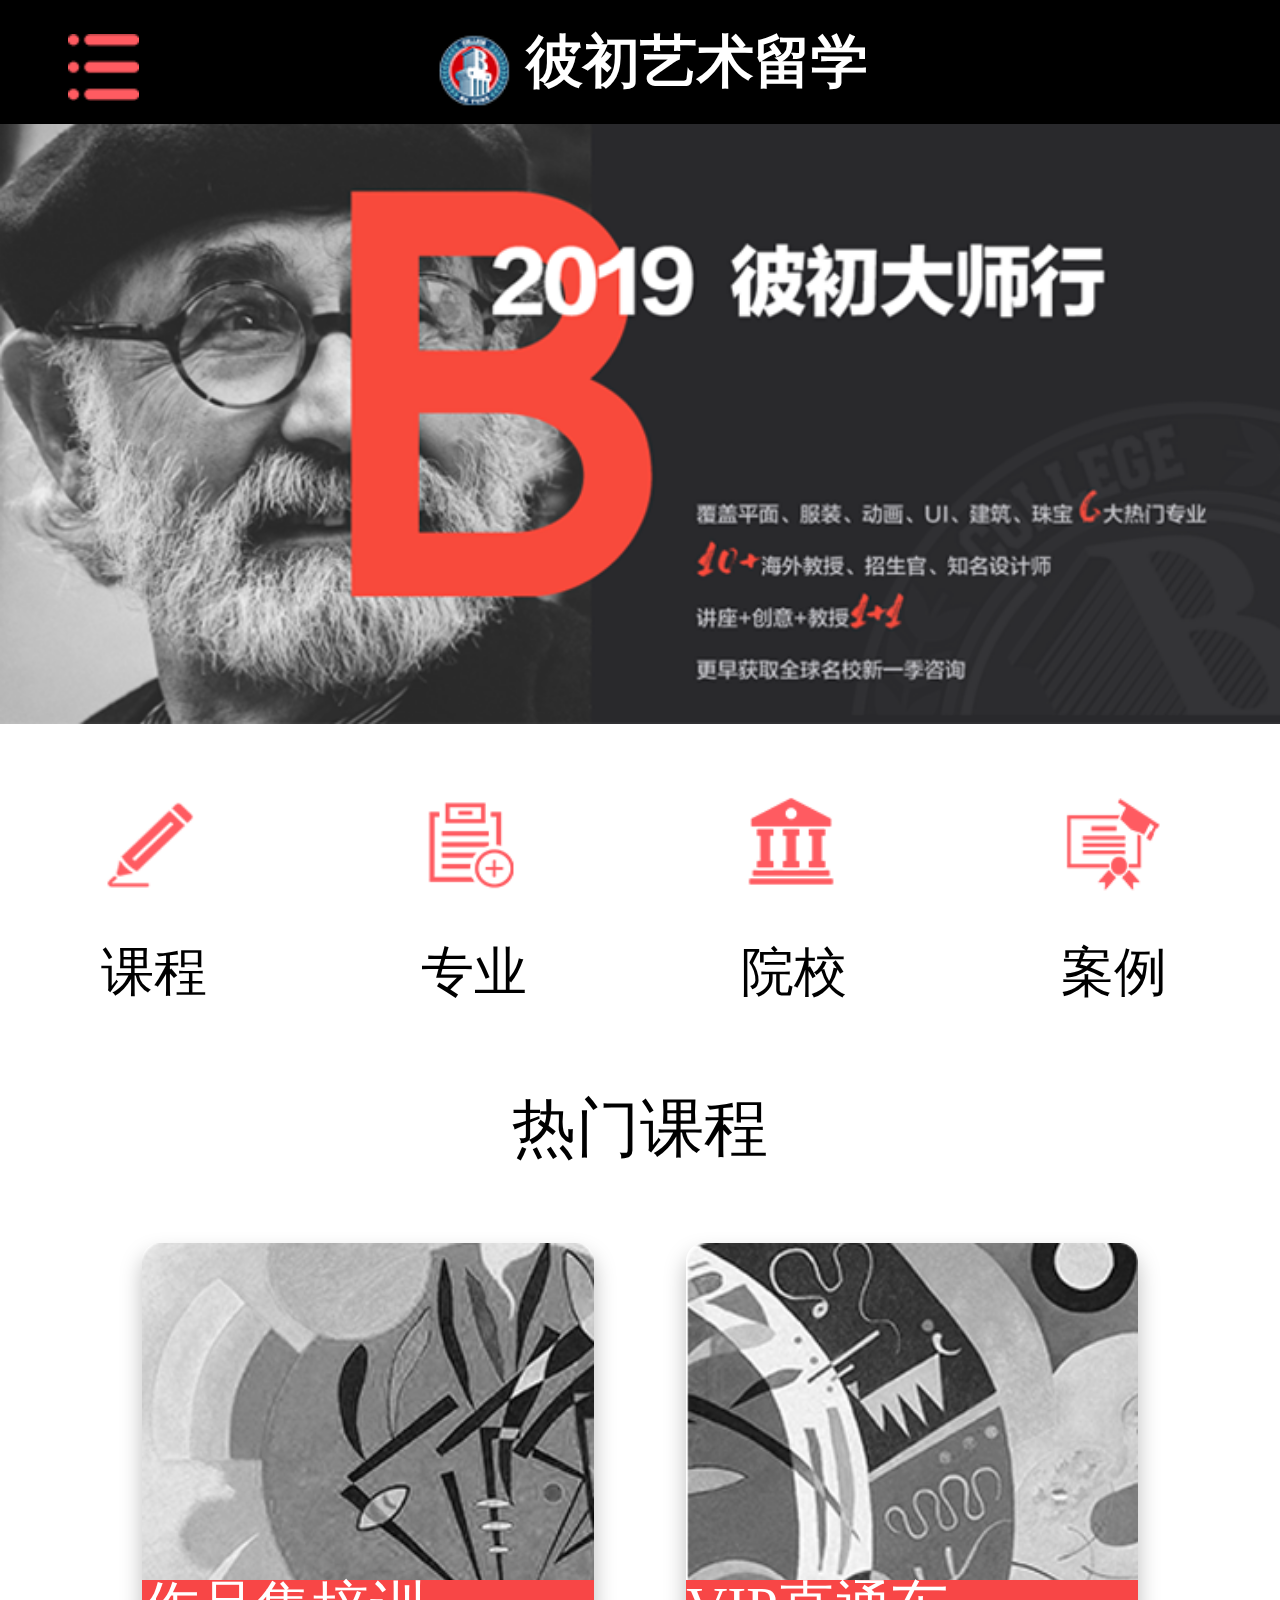
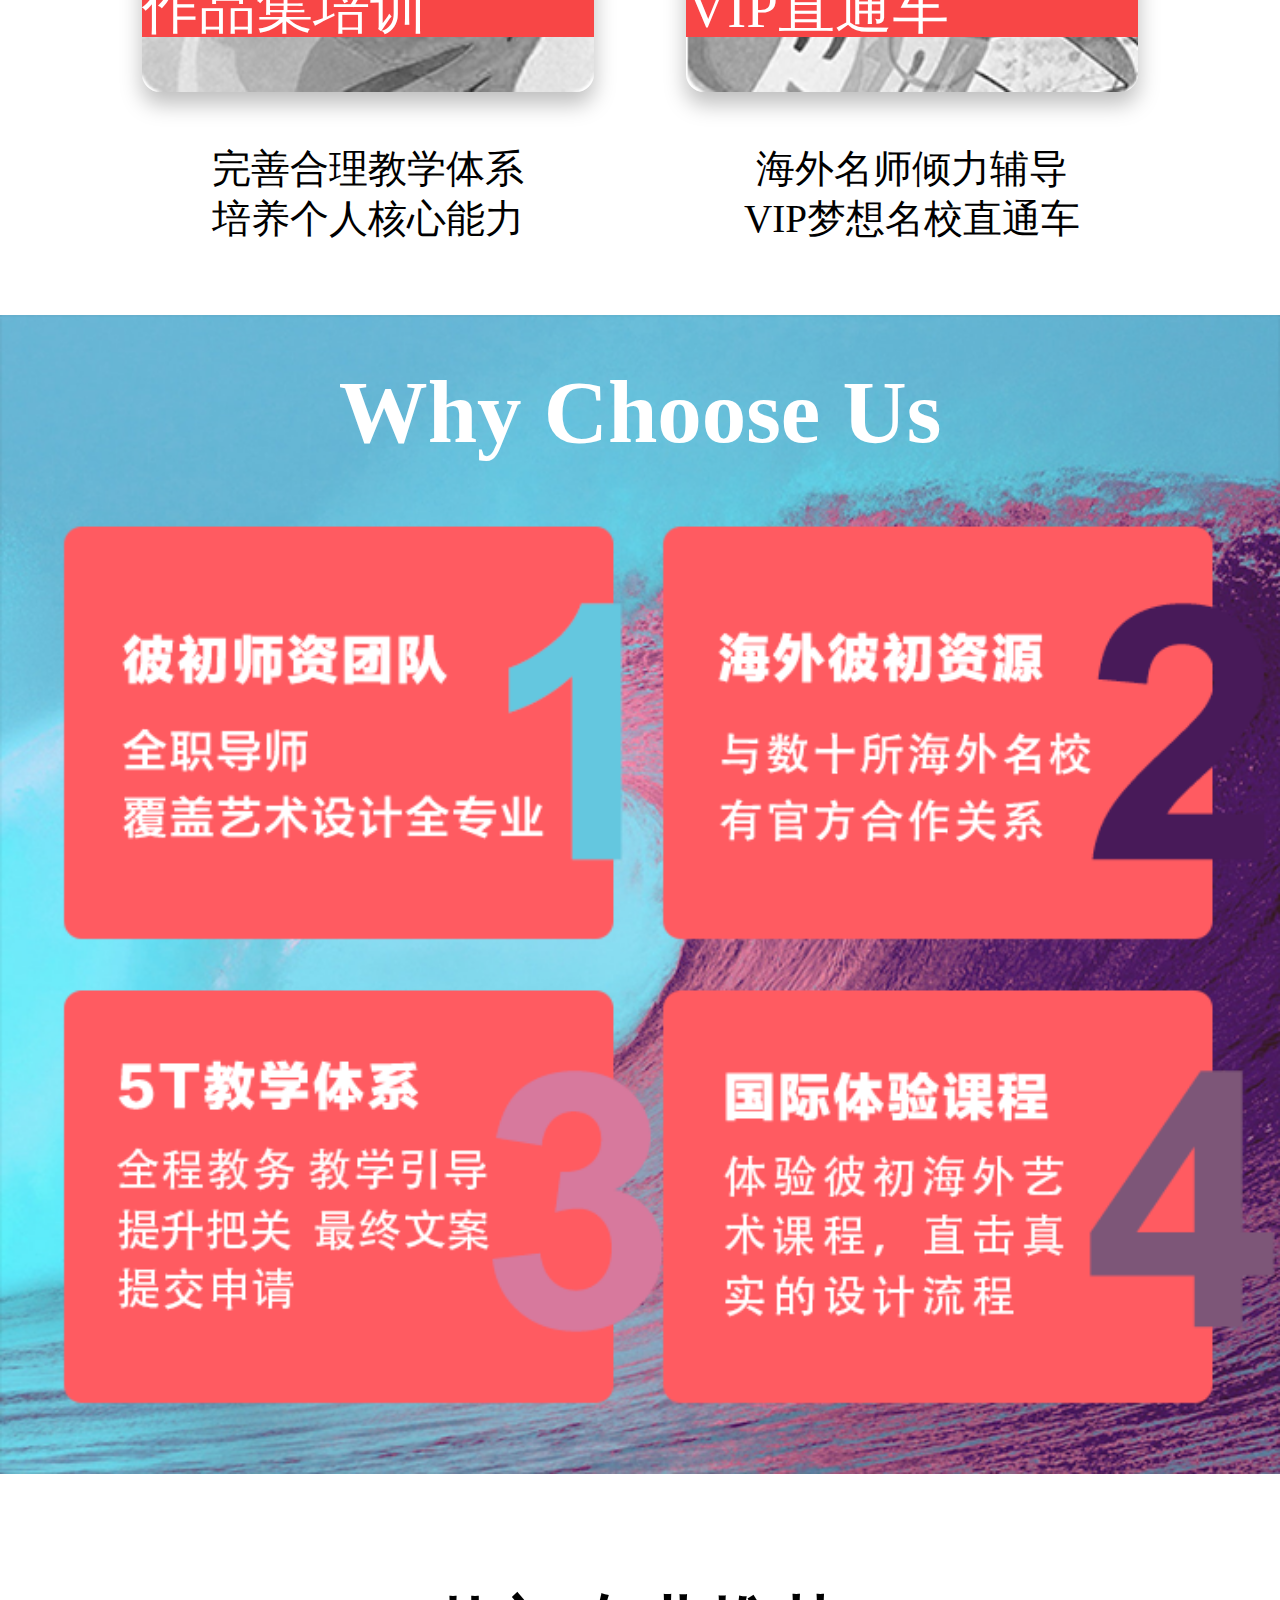
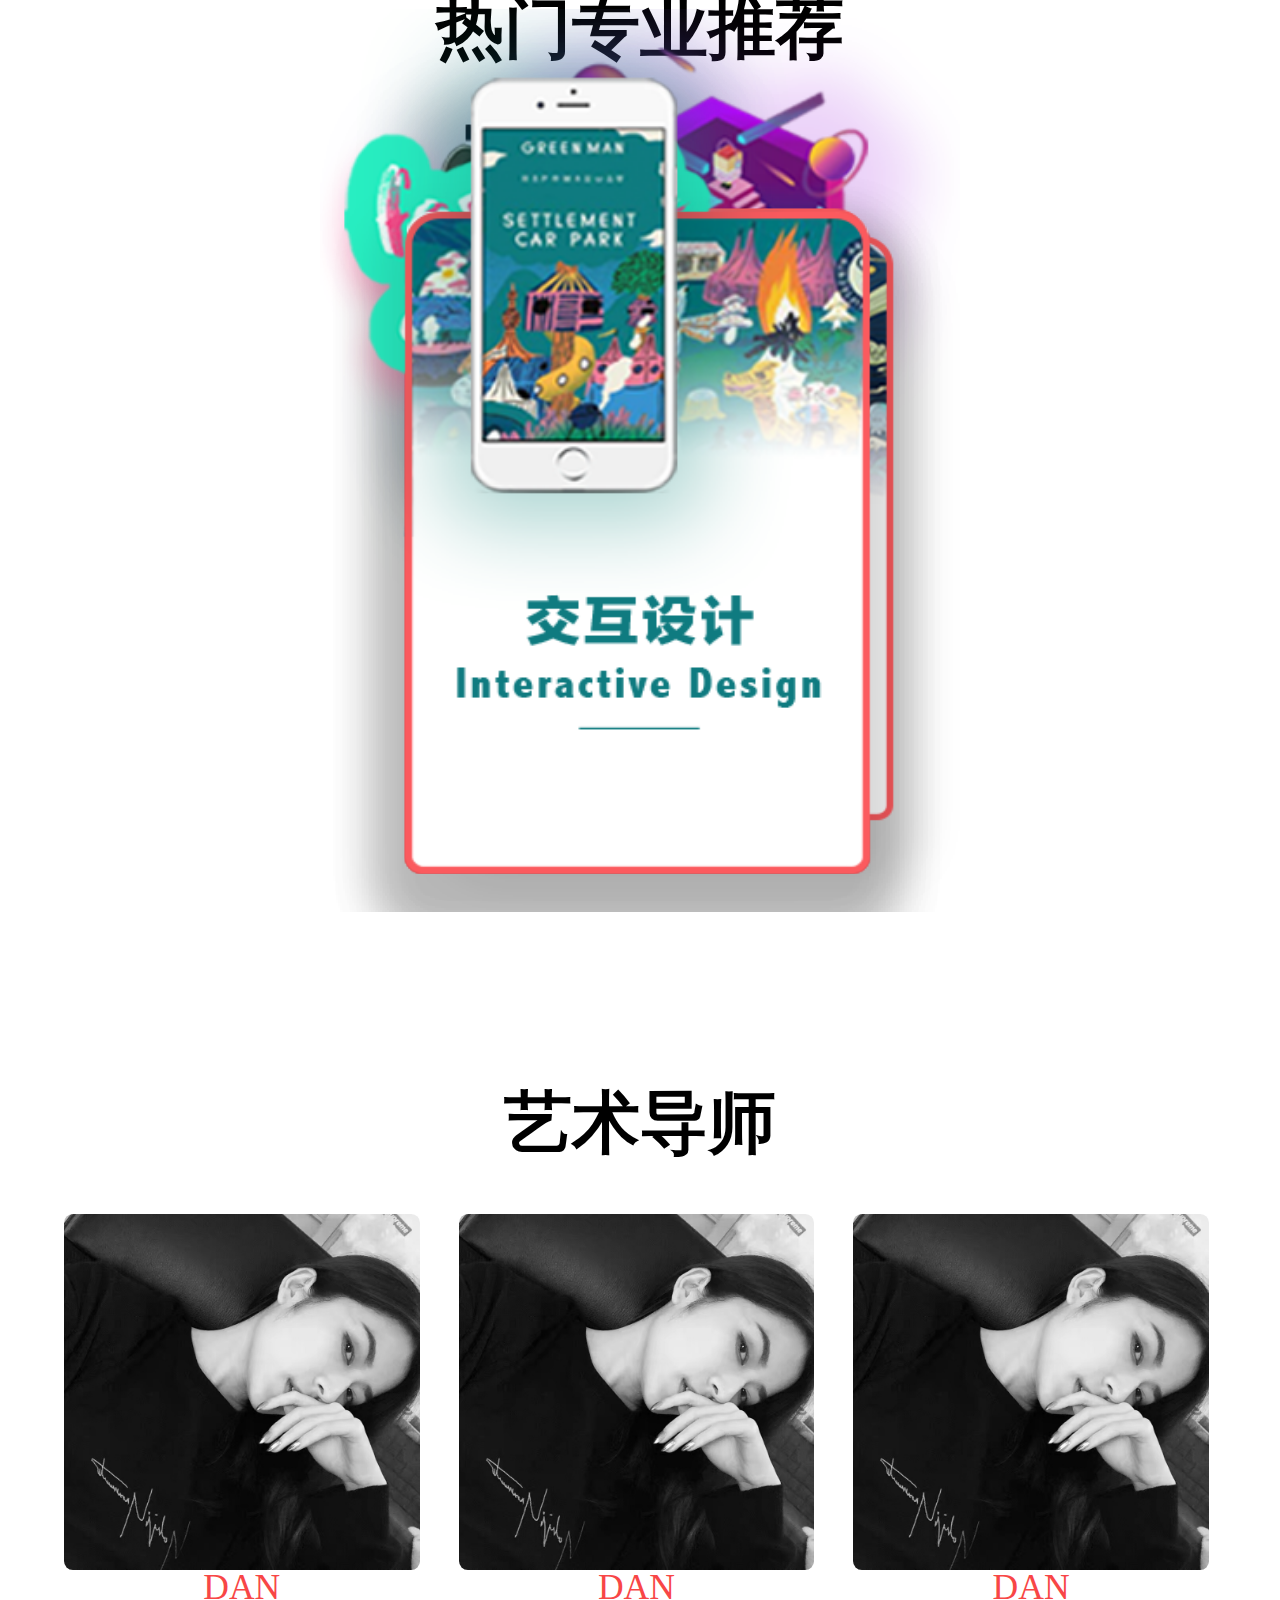
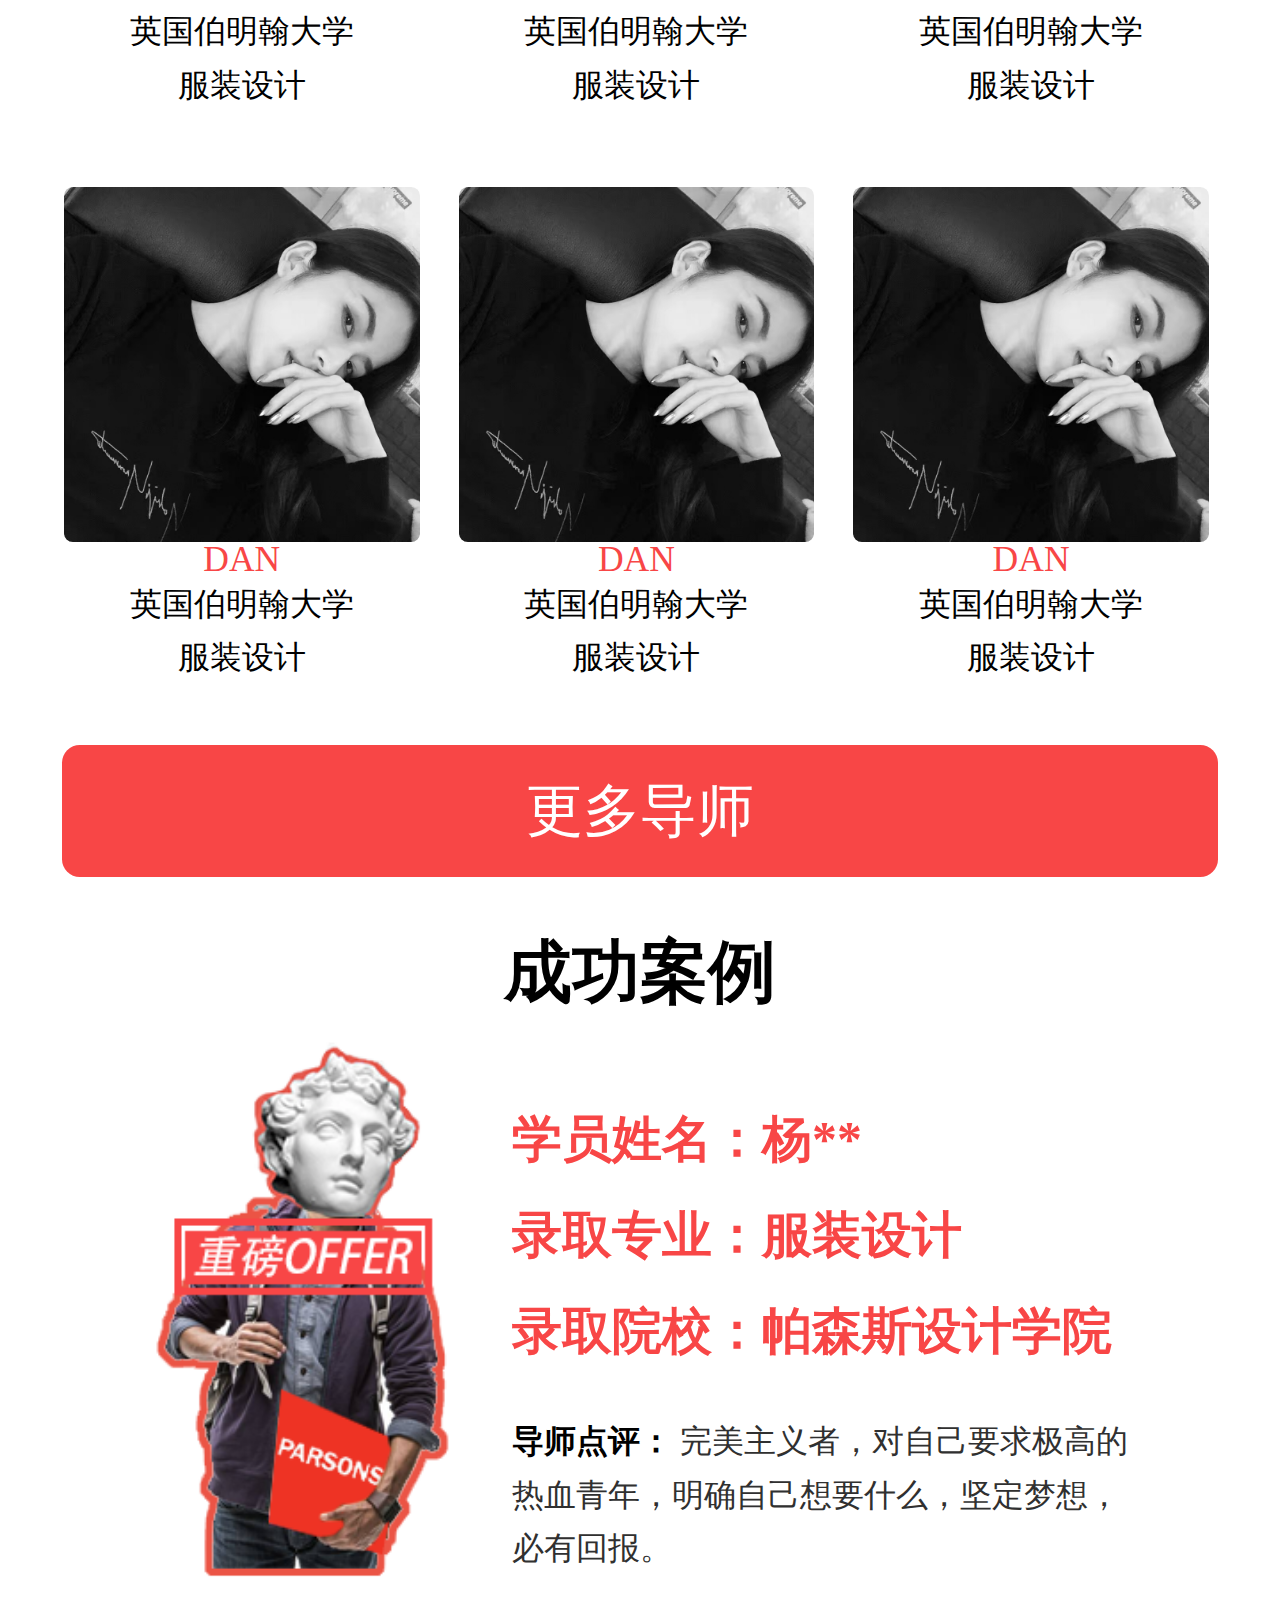
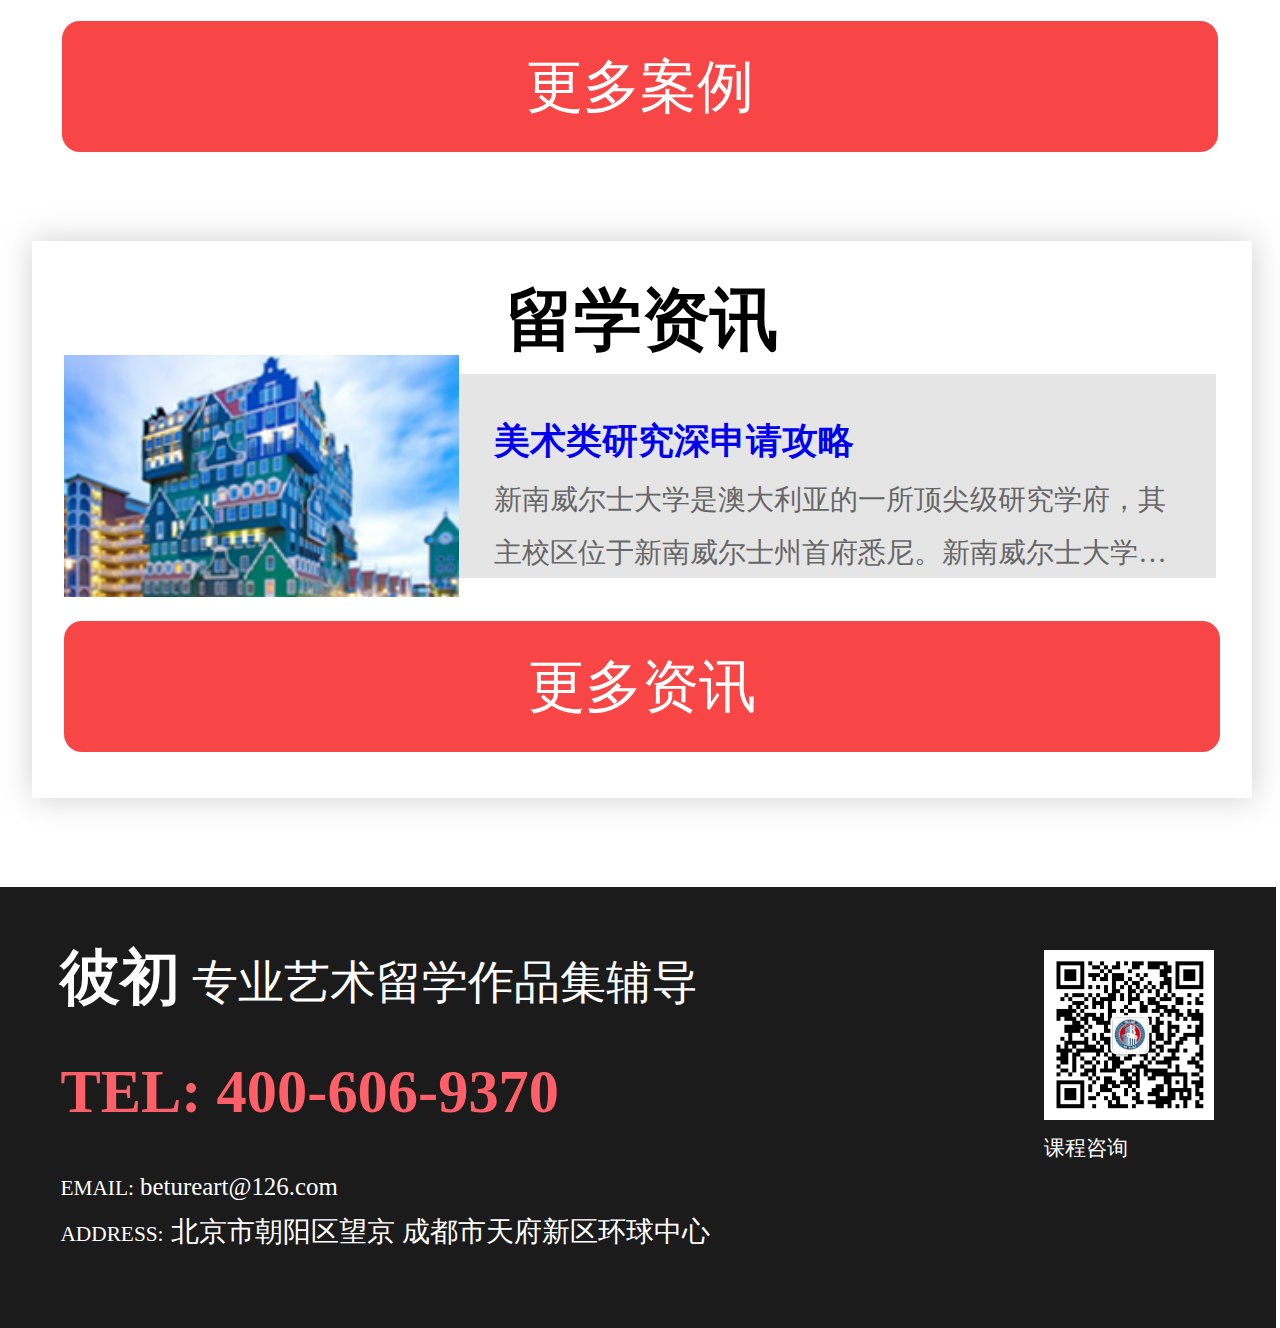
<file: beture/index.html>
<!--
1.怎么让顶部占位置
2.为什么课程和上面的图片相差这么大，要怎么调

-->

<!DOCTYPE html>
<html lang="en">
<head>
    <meta charset="UTF-8">
    <title>彼初艺术留学</title>
    <meta name="viewport" content="width=device-width,initial-scale=1.0,user-scalable=no">
    <link rel="stylesheet" href="static/css/base.css">
    <link rel="stylesheet" href="static/css/style.css">
    <link rel="stylesheet" href="static/css/reset.css">
<!-- <link rel="stylesheet" href="static/venders/bootstrap/css/bootstrap.css">-->
    <script src="static/js/zepto.js"></script>
    <script src="static/js/touch.js"></script>
    <script src="static/js/fx.js"></script>
    <script src="static/js/fx_methods.js"></script>
<!--  <script src="static/venders/bootstrap/js/bootstrap.js"></script>-->

</head>
<body>
<div class="contain">
<!--顶部-->
<header class="head clearfix">
        <span></span>
        <a href="#">
            <i></i>
            <b>彼初艺术留学</b>
        </a>
</header>
    <!--下拉部分-->
    <div class="tap_list" style="display: none">
        <div class="taps active"><a href="#"></a><i></i>首页</div>
        <div class="taps"><a href="undergraduate.html"></a><i></i>本科作品集</div>
        <div class="taps"><a href="undergraduate.html"></a><i></i>研究生作品集</div>
        <div class="taps"><a href="vipzhitongche.html"></a><i></i>VIP直通车</div>
        <div class="taps"><a href="academy.html"></a><i></i>艺术院校</div>
        <div class="taps"><a href="#"></a><i></i>艺术专业</div>
        <div class="taps"><a href="#"></a><i></i>艺术导师</div>
        <div class="taps"><a href="#"></a><i></i>成功案例</div>
        <div class="taps"><a href="#"></a><i></i>彼初工坊</div>
        <div class="taps"><a href="#"></a><i></i>艺术资讯</div>
    </div>
<!--banner-->
<div class="banner">
    <div class="banner-inn">
        <div class="banner-img"><img src="static/uploads/image/bannerimg_02.png"></div>
    </div>
</div>
<!--nav-->
    <div class="nav">
        <ul>
            <li><a href="#">
                <div><img src="static/image/kecheng.png"></div>
            </a>
                <span>课程</span></li>
            <li><a href="#">
                <div><img src="static/image/zhuanye.png"></div>
            </a>
                <span>专业</span></li>
            <li><a href="#">
                <div><img src="static/image/yuanxiao.png"></div>
            </a>
                <span>院校</span>
            </li>
            <li><a href="#">
                <div><img src="static/image/anli.png"></div>

            </a>
                <span>案例</span>
            </li>
        </ul>

    </div>
    <!--热门课程-->
    <div class="hotcourse"><!--要给这个高度-->
        <h3>热门课程</h3>
        <div class="clearfix">
        <p>
        <a href="#"><img src="static/uploads/image/zy_03.png"></a>
        <span class="imgtitl">作品集培训</span>
        <span class="explain">完善合理教学体系</span>
        <span class="explain">培养个人核心能力</span>
        </p>
            <p>
                <a href="#"><img src="static/uploads/image/zy2_03.png"></a>
                <span class="imgtitl">VIP直通车</span>
                <span class="explain">海外名师倾力辅导</span>
                <span class="explain">VIP梦想名校直通车</span>
            </p>
        </div>
    </div>
    <!--Why choose us-->
    <div class="choose">
        <h5>Why Choose Us</h5>
        <img src="static/uploads/image/four-2.png">
    </div>
    <!--热门专业-->
    <div class="hotmajor">
        <h2>热门专业推荐</h2>
        <ul class="whirl">
            <li><a href="#"><img src="static/uploads/image/1-1.png"></a></li>
            <li><a href="#"><img src="static/uploads/image/1-2.png"></a></li>
            <li><a href="#"><img src="static/uploads/image/1-3.png"></a></li>
            <li><a href="#"><img src="static/uploads/image/1-4.png"></a></li>
            <li><a href="#"><img src="static/uploads/image/1-5.png"></a></li>

        </ul>
    </div>
    <!--艺术导师-->
    <div class="artteacher">
        <h3>艺术导师</h3>
        <div class="tutor">
            <p>
                <img src="static/uploads/image/comimg1.png">
                <span class="imgtit">DAN</span>
                <span class="btmtit">英国伯明翰大学</span>
                <span  class="btmtit">服装设计</span>
            </p>
            <p>
                <img src="static/uploads/image/comimg1.png">
                <span class="imgtit">DAN</span>
                <span class="btmtit">英国伯明翰大学</span>
                <span  class="btmtit">服装设计</span>
            </p>
            <p>
                <img src="static/uploads/image/comimg1.png">
                <span class="imgtit">DAN</span>
                <span class="btmtit">英国伯明翰大学</span>
                <span  class="btmtit">服装设计</span>
            </p>
        </div>
        <div class="tutor">
            <p>
                <img src="static/uploads/image/comimg1.png">
                <span class="imgtit">DAN</span>
                <span class="btmtit">英国伯明翰大学</span>
                <span  class="btmtit">服装设计</span>
            </p>
            <p>
                <img src="static/uploads/image/comimg1.png">
                <span class="imgtit">DAN</span>
                <span class="btmtit">英国伯明翰大学</span>
                <span  class="btmtit">服装设计</span>
            </p>
            <p>
                <img src="static/uploads/image/comimg1.png">
                <span class="imgtit">DAN</span>
                <span class="btmtit">英国伯明翰大学</span>
                <span  class="btmtit">服装设计</span>
            </p>
        </div>
        <a href="#">
            <button class="more">更多导师</button>
        </a>
    </div>
    <!--成功案例-->
    <div class="success clearfix">
        <h3>成功案例</h3>
        <div class="success-left">
            <img src="static/uploads/image/man.png">
        </div>
        <div class="success-right">
            <p>学员姓名：杨**</p>
            <p>录取专业：服装设计</p>
            <p>录取院校：帕森斯设计学院</p>
            <p>
                <span>导师点评：</span>
                完美主义者，对自己要求极高的热血青年，明确自己想要什么，坚定梦想，必有回报。
            </p>
        </div>
        <a href="#">
            <button class="more">更多案例</button>
        </a>

    </div>
    <!--留学资讯-->
    <div class="message">
        <h3>留学资讯</h3>
        <div>
            <img src="static/uploads/image/liuxue1.png">
            <dl class="clearfix">
                <dt>
                    <a href="#">美术类研究深申请攻略</a>
                </dt>
                <dd>
                    新南威尔士大学是澳大利亚的一所顶尖级研究学府，其主校区位于新南威尔士州首府悉尼。新南威尔士大学的服装设计专业深受艺术留学生的欢迎，是一门热门专业。
                </dd>
            </dl>
        </div>
        <a href="#" class="btn">
            <button class="more">更多资讯</button>
        </a>
    </div>
    <!--底部-->
    <div class="foot">
        <p class="foot_tit">
            <span>彼初</span>
            专业艺术留学作品集辅导
        </p>
        <p class="foot_tel">
            <span>TEL:</span>
            400-606-9370
        </p>
        <p class="foot_email">
            <span>EMAIL:</span>
            betureart@126.com
        </p>
        <p class="foot_add">
            <span>address:</span>
            北京市朝阳区望京
            成都市天府新区环球中心
        </p>
        <div>
            <img src="static/uploads/image/wxkf.jpg">
            <span>课程咨询</span>
        </div>
    </div>
</div>
<script src="static/js/comm.js"></script>
<script src="static/js/index.js"></script>


<script>
    window.onload=function () {
        vw();
    }
</script>
</body>
</html>
</file>
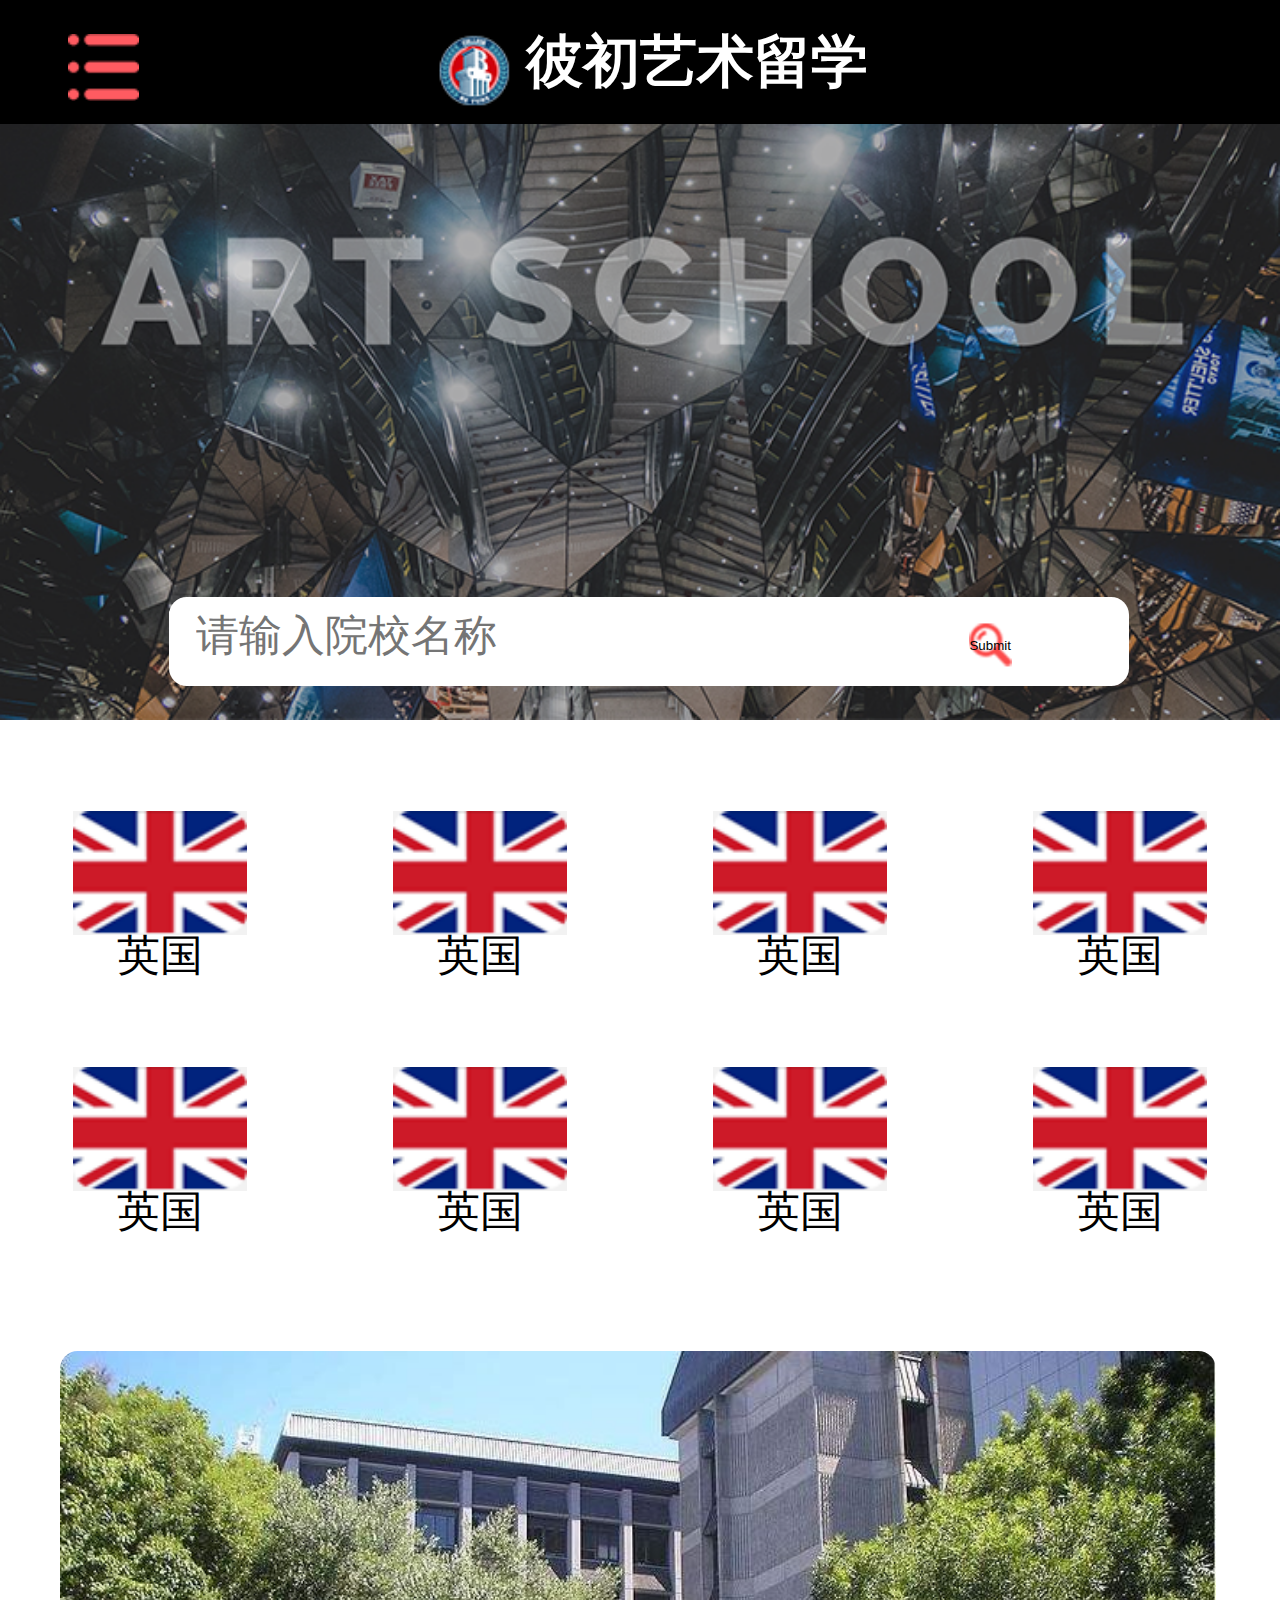
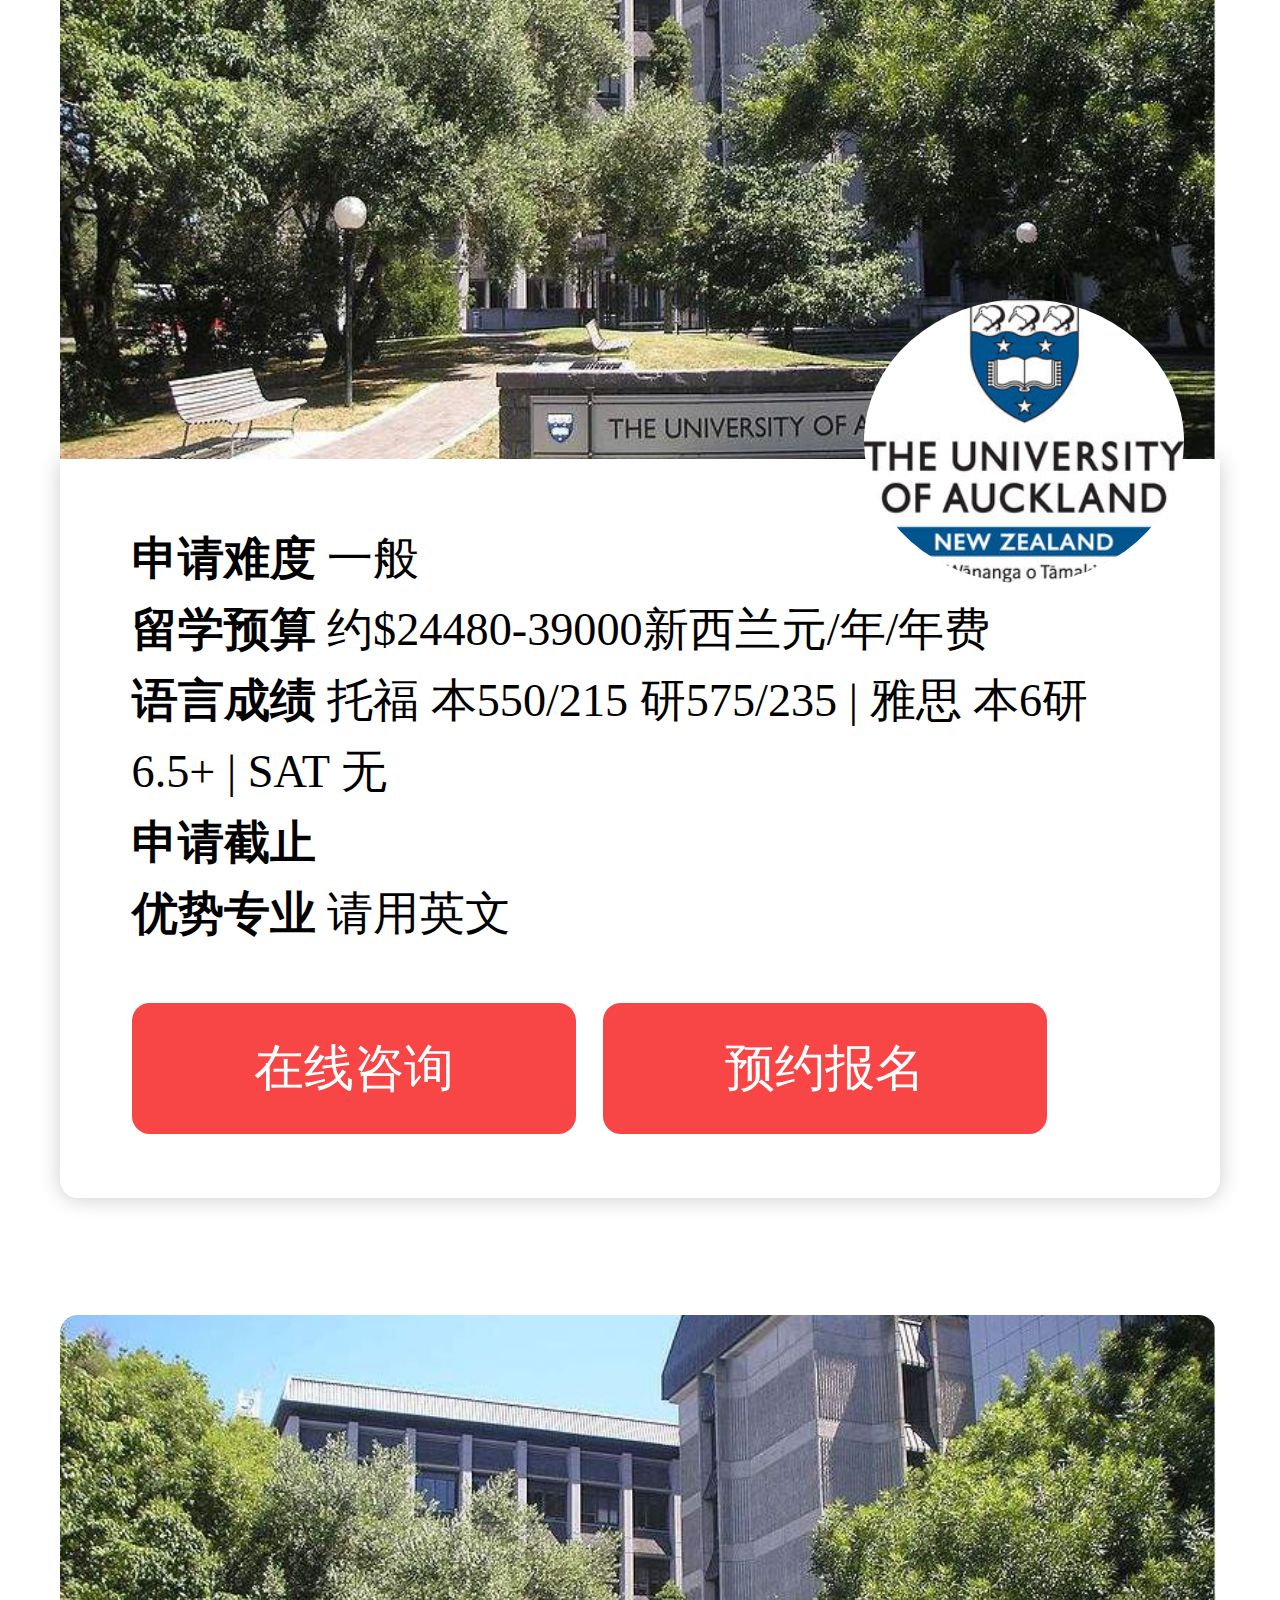
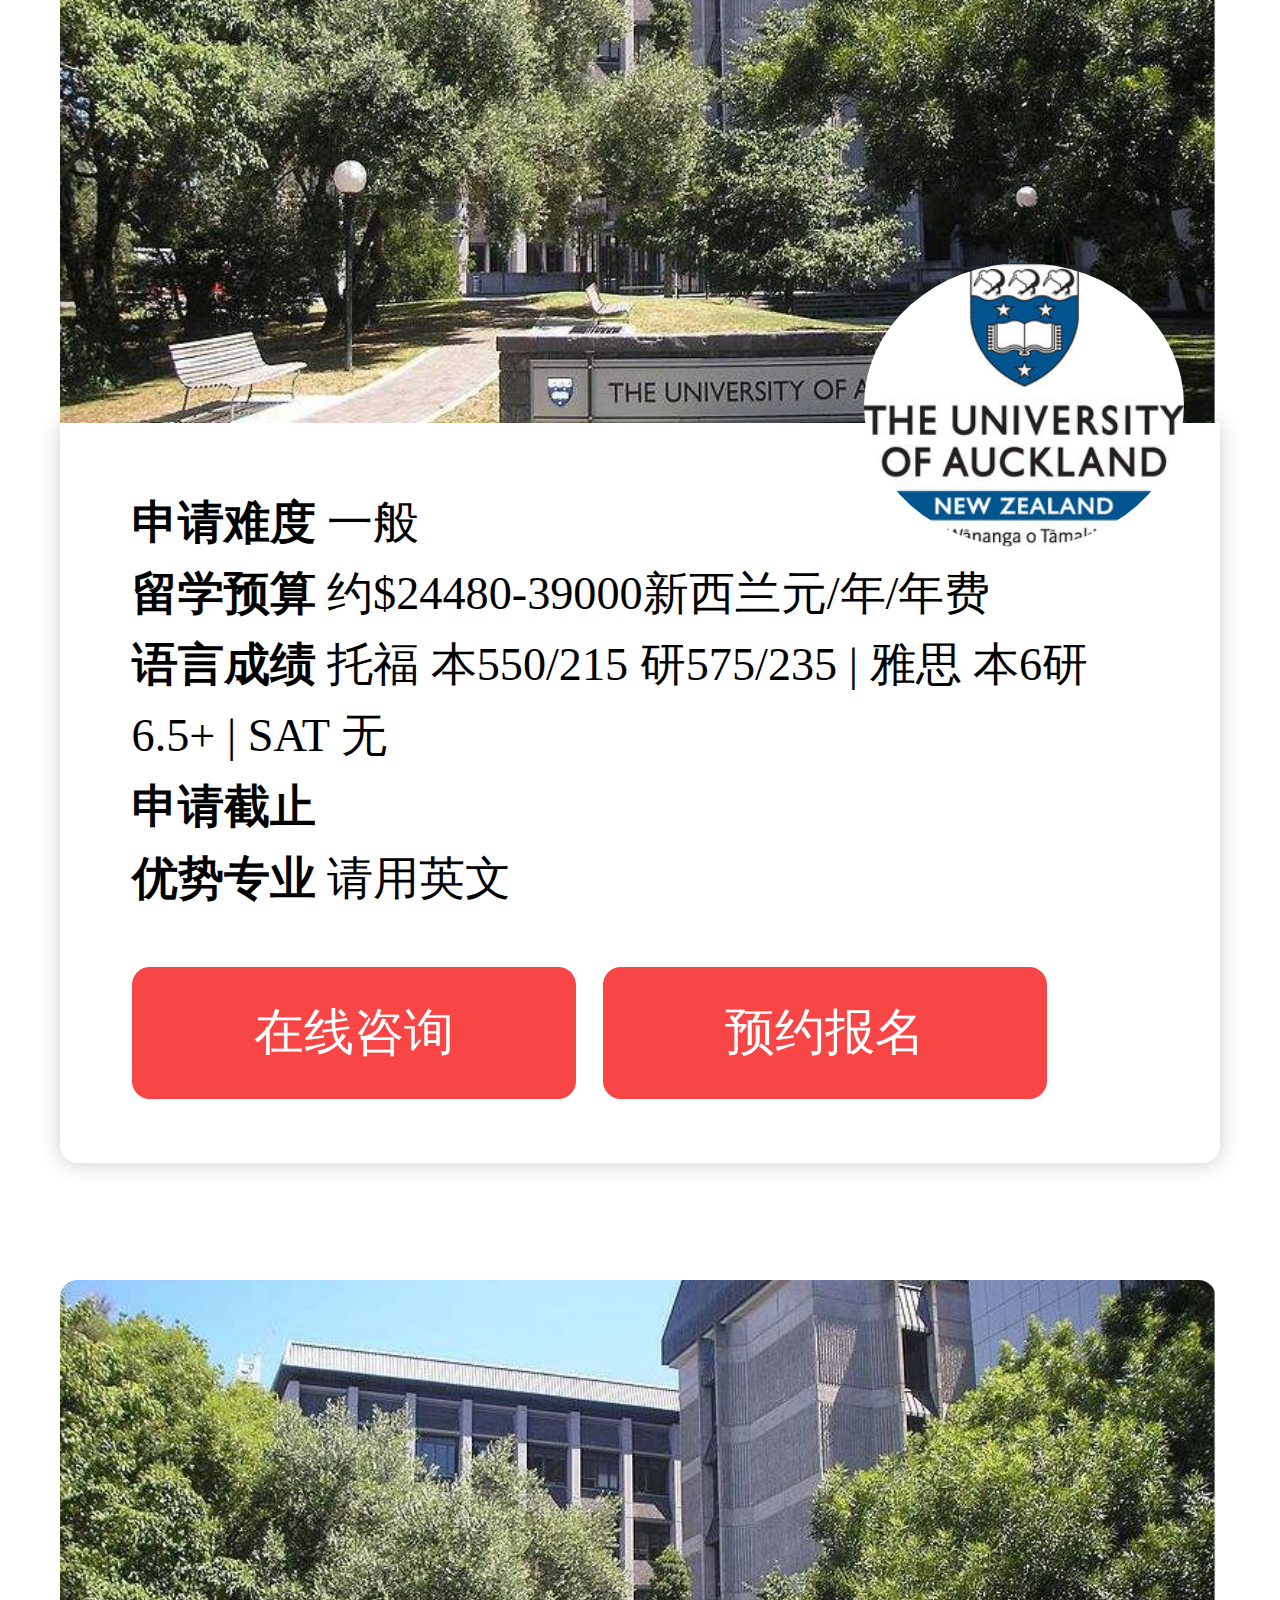
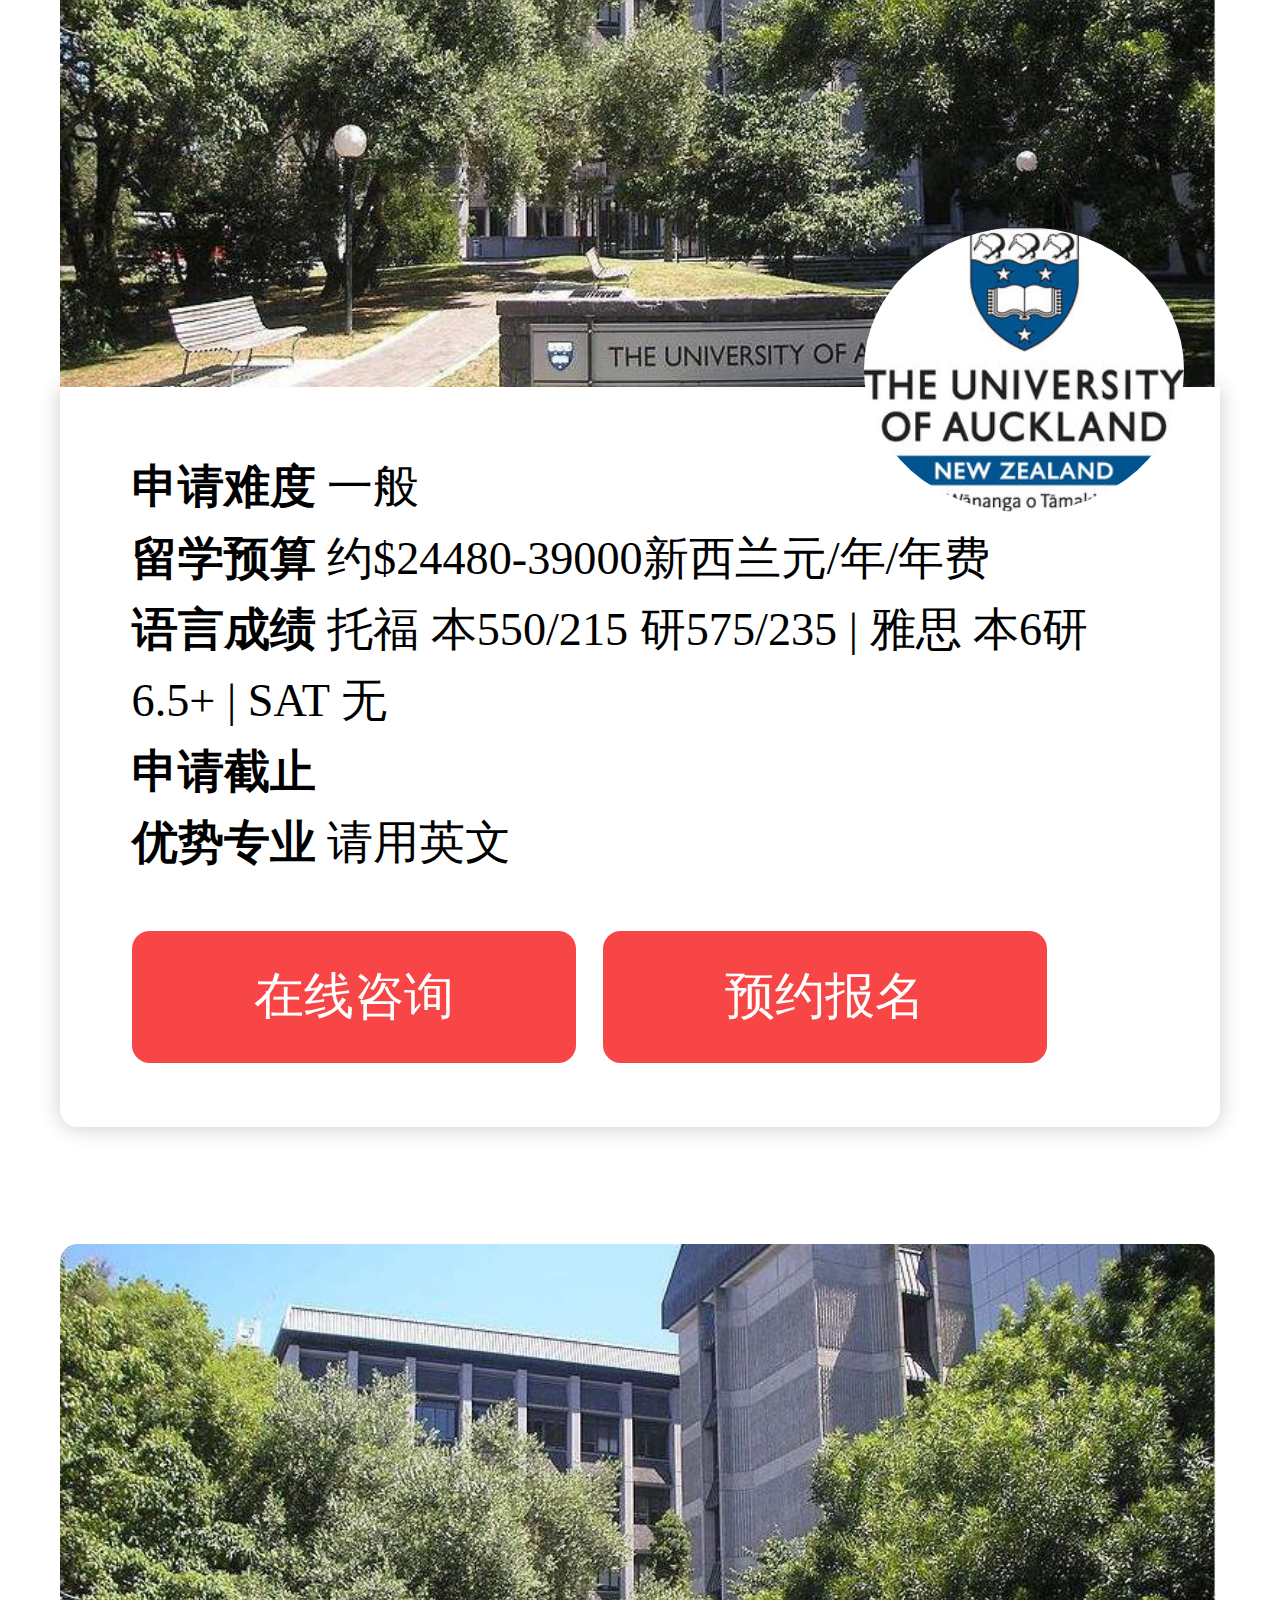
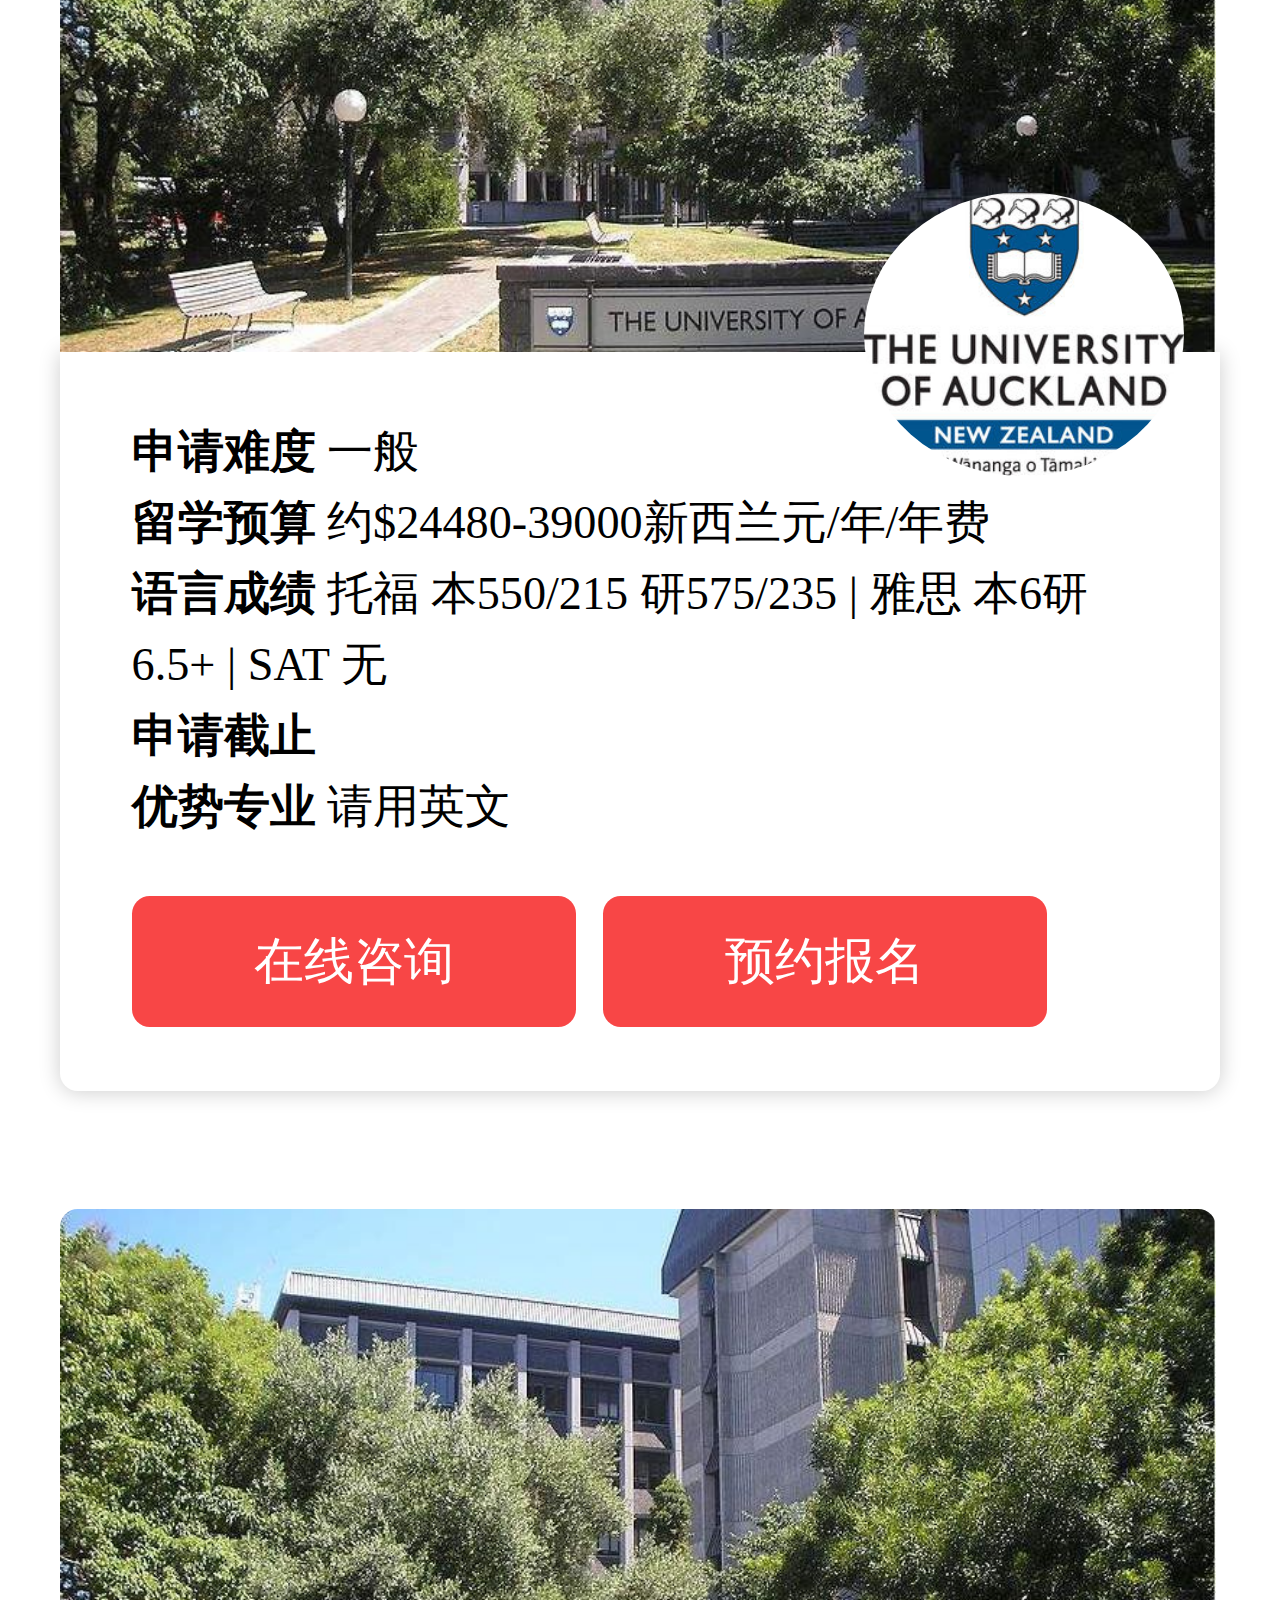
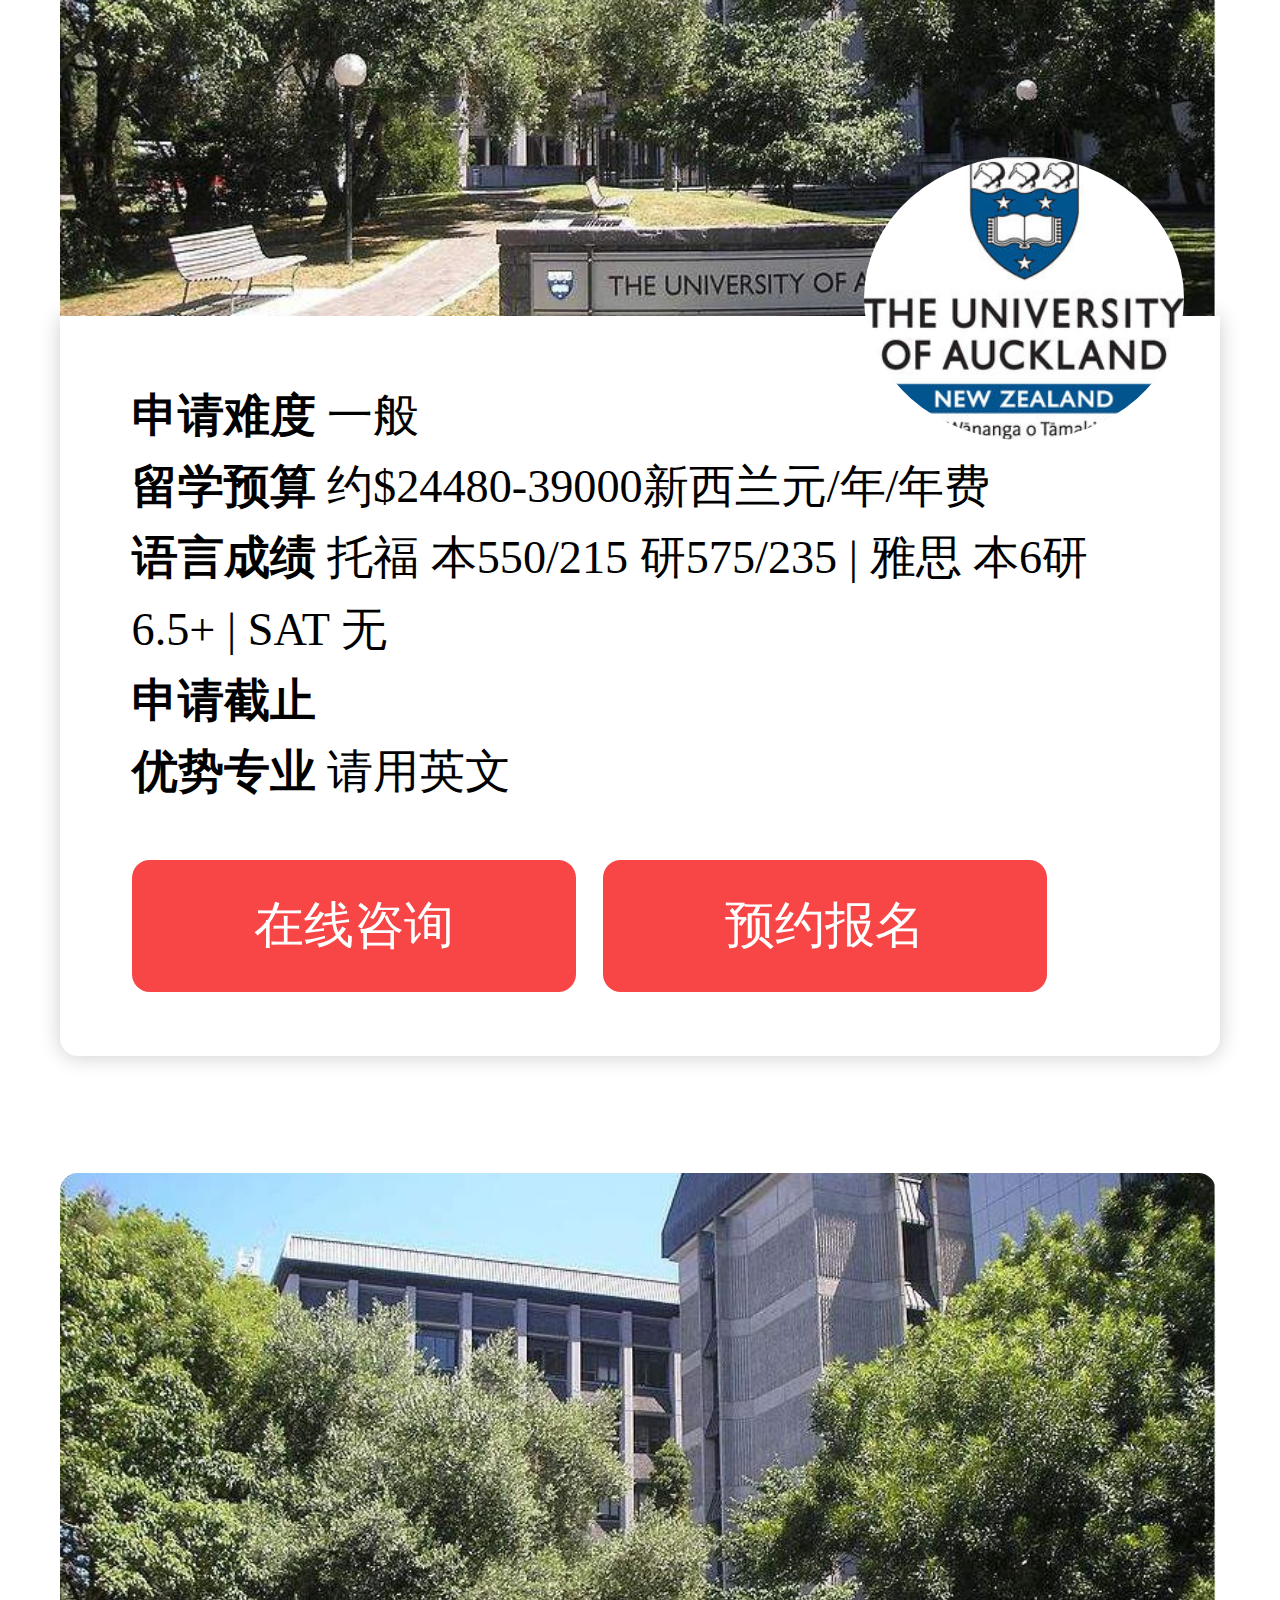
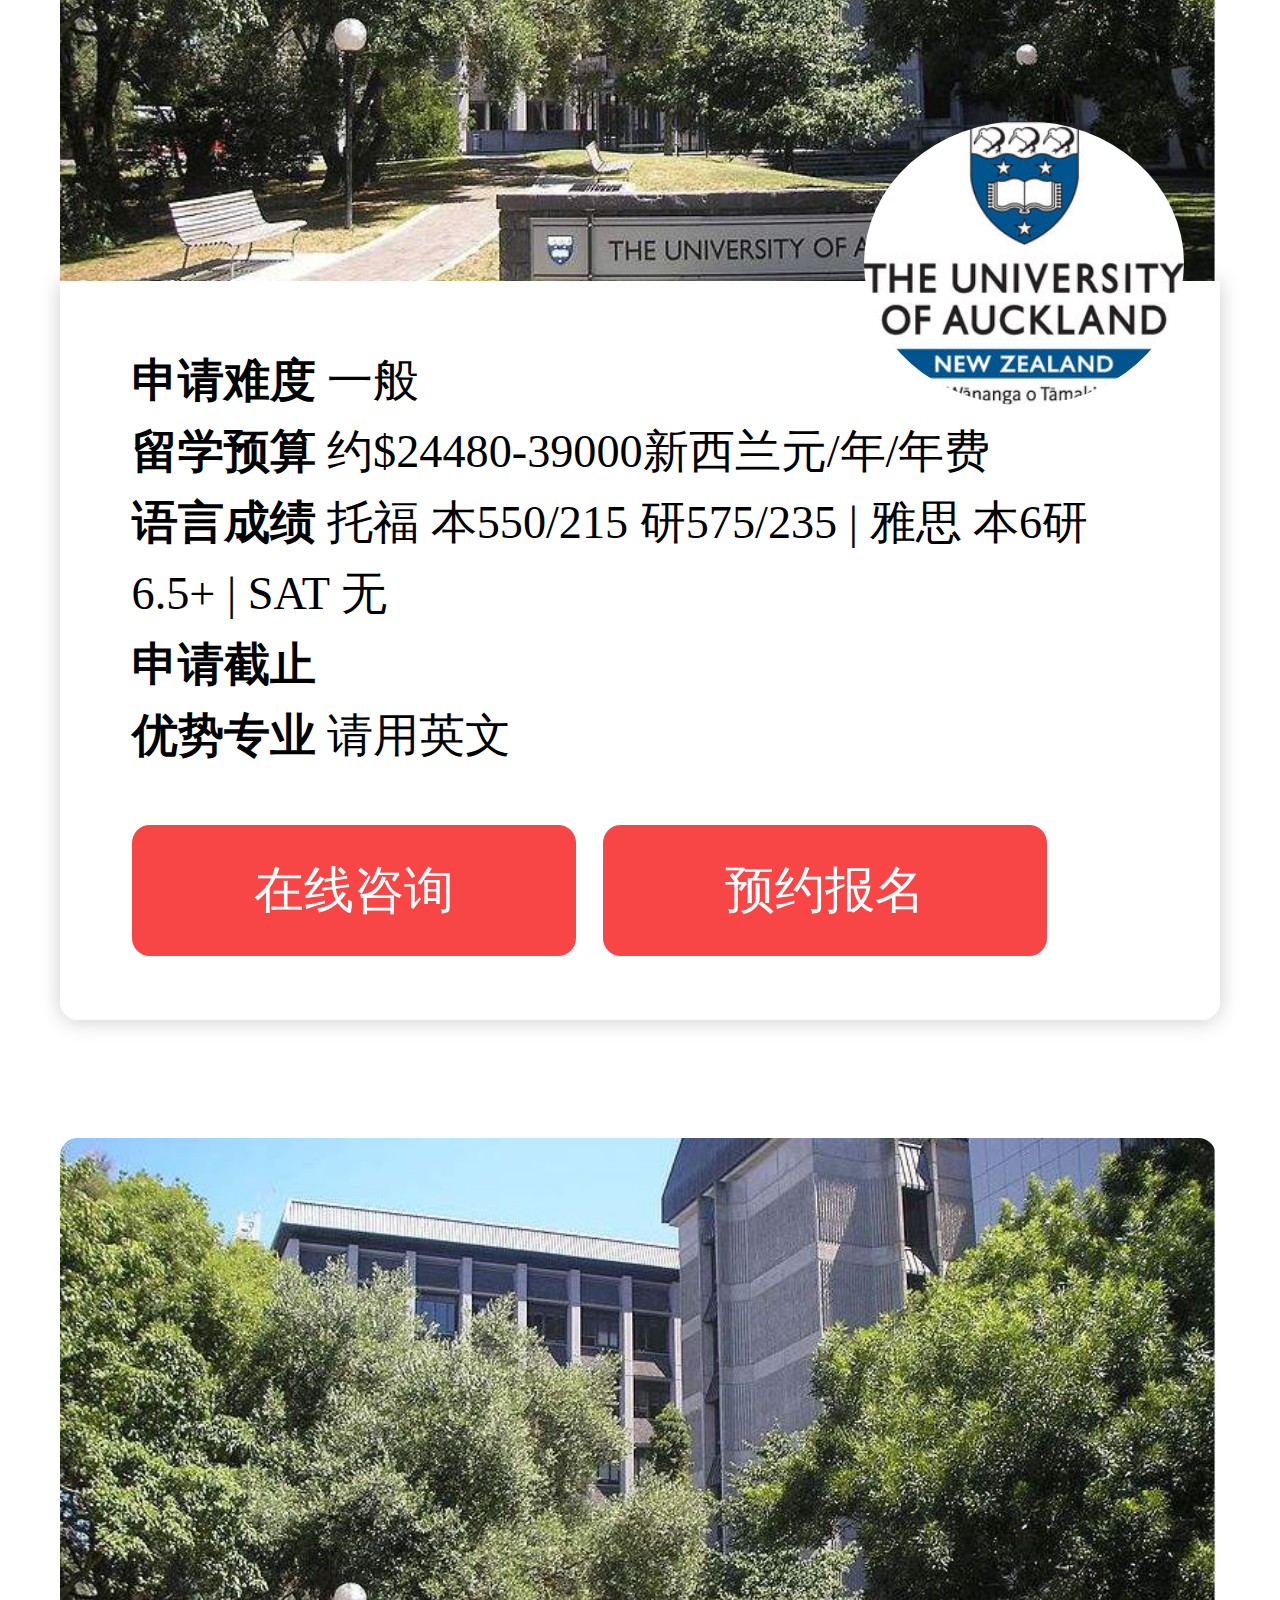
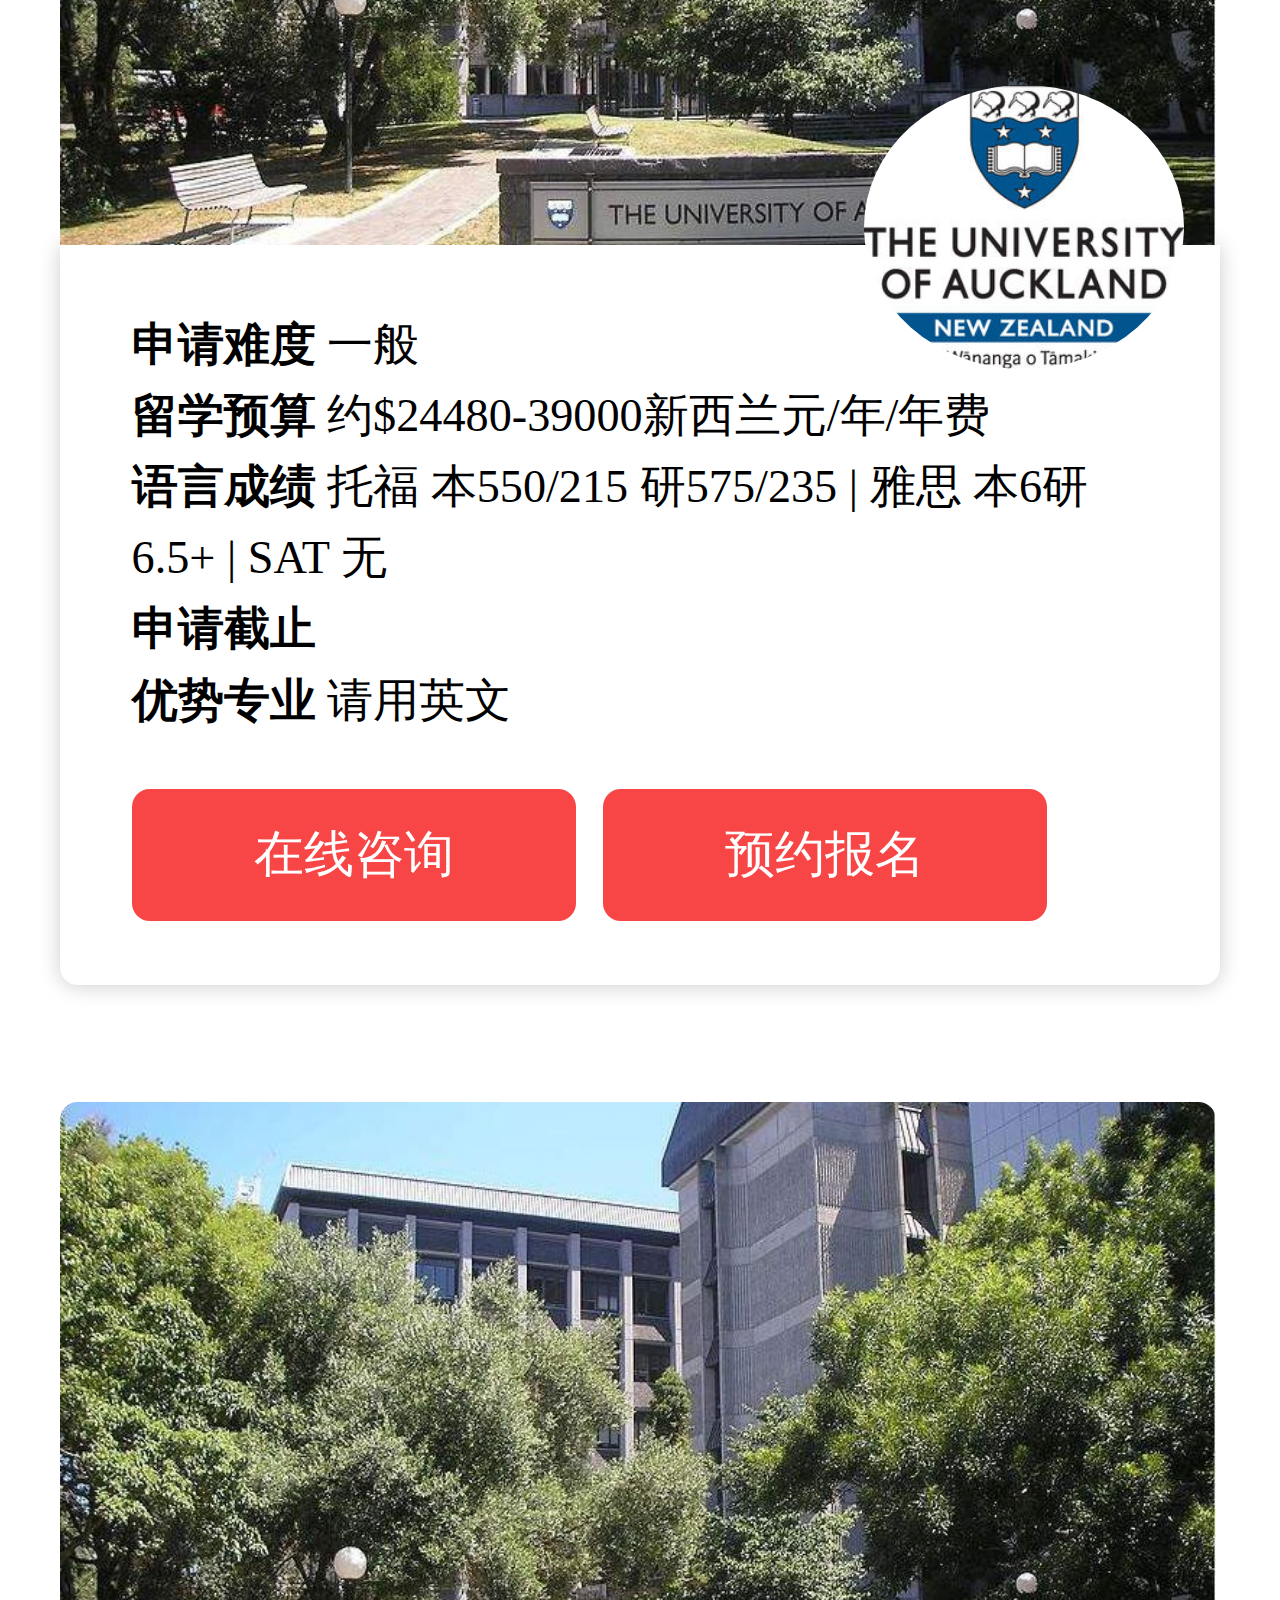
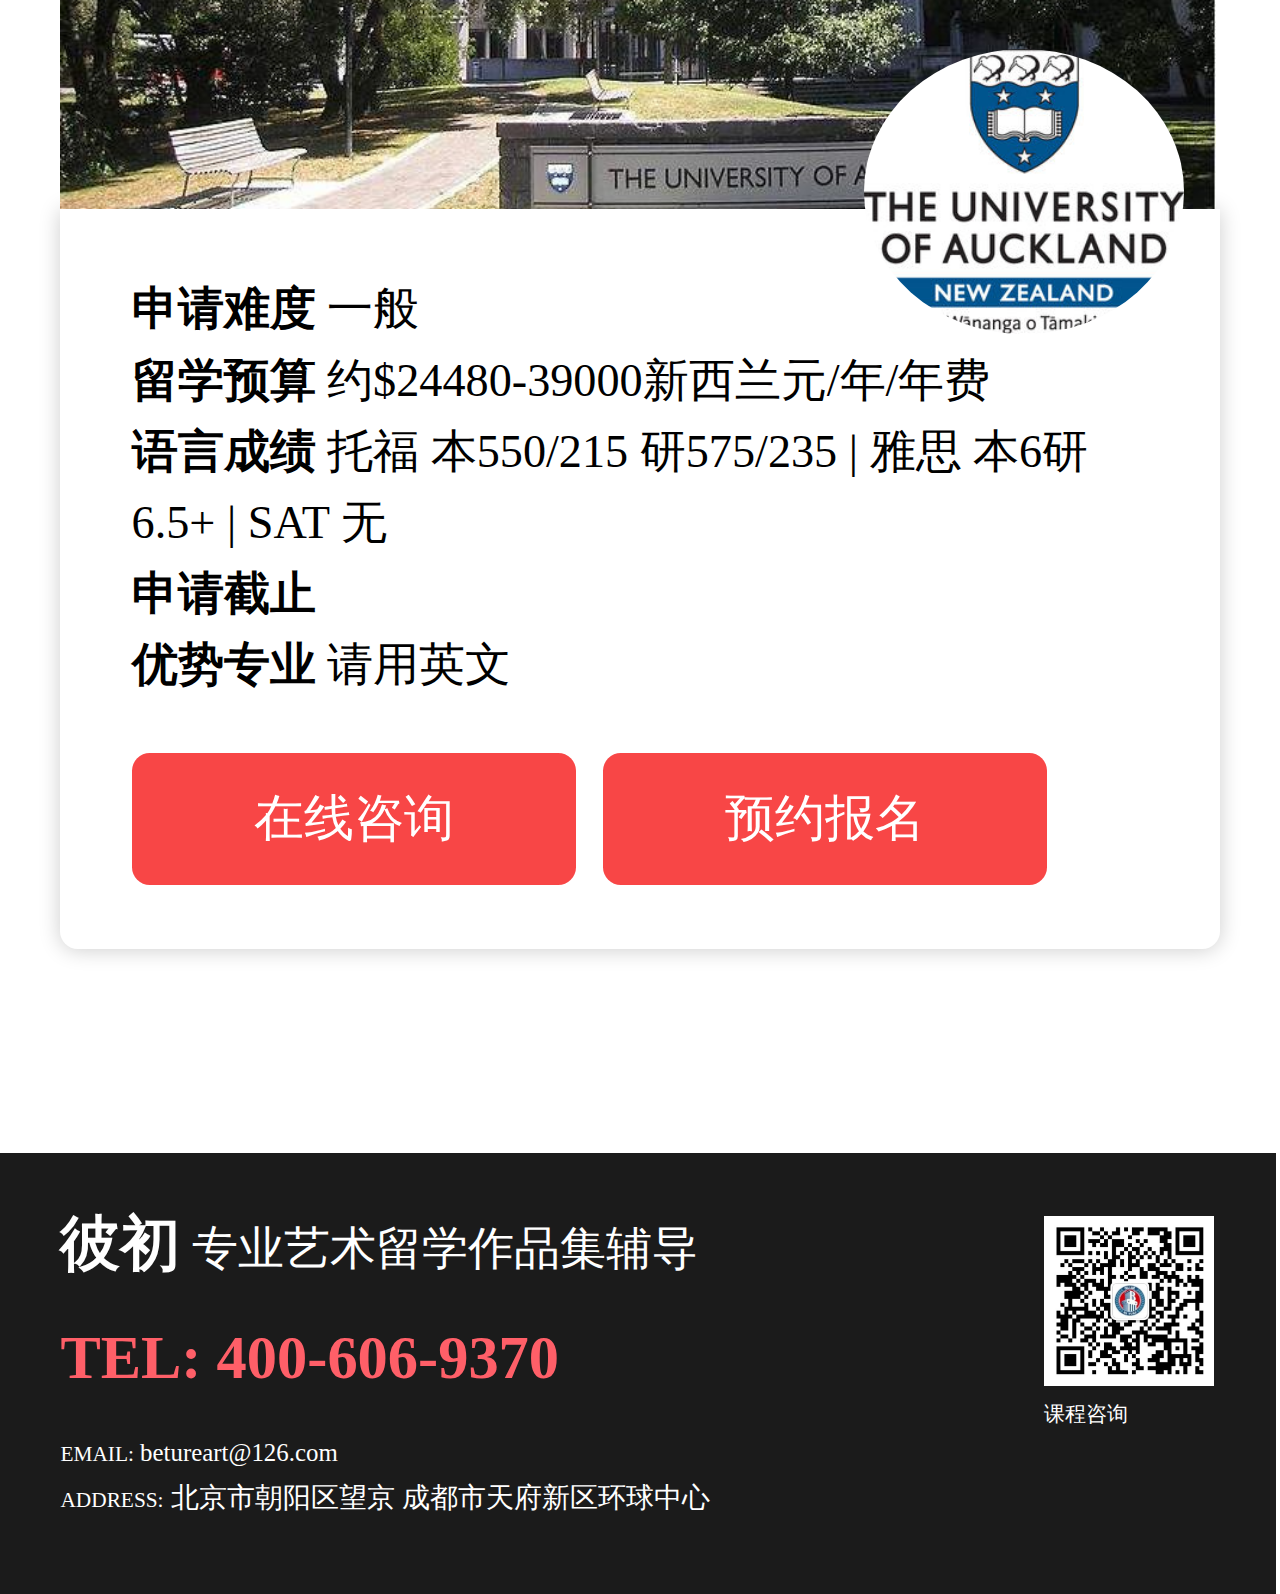
<file: beture/academy.html>
<!DOCTYPE html>
<html lang="en">
<head>
    <meta charset="UTF-8">
    <title>院校</title>
    <meta name="viewport" content="width=device-width,initial-scale=1.0,user-scalable=no">
    <link rel="stylesheet" href="static/css/base.css">
    <link rel="stylesheet" href="static/css/style.css">
    <link rel="stylesheet" href="static/css/reset.css">
    <script src="static/js/zepto.js"></script>
    <script src="static/js/touch.js"></script>
    <script src="static/js/fx.js"></script>
    <script src="static/js/fx_methods.js"></script>
</head>
<body>
<div class="contain">
<!--顶部-->
<header class="head">
        <span></span>
        <a href="#">
            <i></i>
            <b>彼初艺术留学</b>
        </a>
</header>
    <!--下拉部分-->
    <div class="tap_list" style="display: none">
        <div class="taps active"><a href="index.html"></a><i></i>首页</div>
        <div class="taps"><a href="undergraduate.html"></a><i></i>本科作品集</div>
        <div class="taps"><a href="undergraduate.html"></a><i></i>研究生作品集</div>
        <div class="taps"><a href="vipzhitongche.html"></a><i></i>VIP直通车</div>
        <div class="taps"><a href="academy.html"></a><i></i>艺术院校</div>
        <div class="taps"><a href="#"></a><i></i>艺术专业</div>
        <div class="taps"><a href="#"></a><i></i>艺术导师</div>
        <div class="taps"><a href="#"></a><i></i>成功案例</div>
        <div class="taps"><a href="#"></a><i></i>彼初工坊</div>
        <div class="taps"><a href="#"></a><i></i>艺术资讯</div>
    </div>
    <!--banner-->
<div class="academy_banner">
    <form action="#">
        <input type="text" name="yuanxiao" placeholder="请输入院校名称">
        <input type="submit" class="btn" >
    </form>
</div>
<!--国家-->
    <div class="nation">
        <p>
            <img src="static/uploads/image/edu_05.png">
            <span>英国</span>
        </p>
        <p>
            <img src="static/uploads/image/edu_05.png">
            <span>英国</span>
        </p>
        <p>
            <img src="static/uploads/image/edu_05.png">
            <span>英国</span>
        </p>
        <p>
            <img src="static/uploads/image/edu_05.png">
            <span>英国</span>
        </p>

    </div>
    <div class="nation">
        <p>
            <img src="static/uploads/image/edu_05.png">
            <span>英国</span>
        </p>
        <p>
            <img src="static/uploads/image/edu_05.png">
            <span>英国</span>
        </p>
        <p>
            <img src="static/uploads/image/edu_05.png">
            <span>英国</span>
        </p>
        <p>
            <img src="static/uploads/image/edu_05.png">
            <span>英国</span>
        </p>

    </div>
    <!--留学国家简介-->
    <div class="brief">
        <div class="brief_inn">
            <div class="img_brift">
                <a href="#"><img src="static/uploads/image/xiaohui.jpg"></a>
            </div>
            <div class="txt_brift">
                <ul>
                    <li>
                        <span>申请难度</span>
                        一般
                    </li>
                    <li>
                        <span>留学预算</span>
                        约$24480-39000新西兰元/年/年费
                    </li>
                    <li>
                        <span>语言成绩</span>
                        托福 本550/215 研575/235 | 雅思 本6研6.5+ | SAT 无
                    </li>
                    <li>
                        <span>申请截止</span>
                    </li>
                    <li>
                        <span>优势专业</span>
                        请用英文
                    </li>
                </ul>
                <p>
                    <button>在线咨询</button>
                    <button>预约报名</button>
                </p>
            </div>
        </div>
        <div class="brief_inn">
            <div class="img_brift">
                <a href="#"><img src="static/uploads/image/xiaohui.jpg"></a>
            </div>
            <div class="txt_brift">
                <ul>
                    <li>
                        <span>申请难度</span>
                        一般
                    </li>
                    <li>
                        <span>留学预算</span>
                        约$24480-39000新西兰元/年/年费
                    </li>
                    <li>
                        <span>语言成绩</span>
                        托福 本550/215 研575/235 | 雅思 本6研6.5+ | SAT 无
                    </li>
                    <li>
                        <span>申请截止</span>
                    </li>
                    <li>
                        <span>优势专业</span>
                        请用英文
                    </li>
                </ul>
                <p>
                    <button>在线咨询</button>
                    <button>预约报名</button>
                </p>
            </div>
        </div>
        <div class="brief_inn">
            <div class="img_brift">
                <a href="#"><img src="static/uploads/image/xiaohui.jpg"></a>
            </div>
            <div class="txt_brift">
                <ul>
                    <li>
                        <span>申请难度</span>
                        一般
                    </li>
                    <li>
                        <span>留学预算</span>
                        约$24480-39000新西兰元/年/年费
                    </li>
                    <li>
                        <span>语言成绩</span>
                        托福 本550/215 研575/235 | 雅思 本6研6.5+ | SAT 无
                    </li>
                    <li>
                        <span>申请截止</span>
                    </li>
                    <li>
                        <span>优势专业</span>
                        请用英文
                    </li>
                </ul>
                <p>
                    <button>在线咨询</button>
                    <button>预约报名</button>
                </p>
            </div>
        </div>
        <div class="brief_inn">
            <div class="img_brift">
                <a href="#"><img src="static/uploads/image/xiaohui.jpg"></a>
            </div>
            <div class="txt_brift">
                <ul>
                    <li>
                        <span>申请难度</span>
                        一般
                    </li>
                    <li>
                        <span>留学预算</span>
                        约$24480-39000新西兰元/年/年费
                    </li>
                    <li>
                        <span>语言成绩</span>
                        托福 本550/215 研575/235 | 雅思 本6研6.5+ | SAT 无
                    </li>
                    <li>
                        <span>申请截止</span>
                    </li>
                    <li>
                        <span>优势专业</span>
                        请用英文
                    </li>
                </ul>
                <p>
                    <button>在线咨询</button>
                    <button>预约报名</button>
                </p>
            </div>
        </div>
        <div class="brief_inn">
            <div class="img_brift">
                <a href="#"><img src="static/uploads/image/xiaohui.jpg"></a>
            </div>
            <div class="txt_brift">
                <ul>
                    <li>
                        <span>申请难度</span>
                        一般
                    </li>
                    <li>
                        <span>留学预算</span>
                        约$24480-39000新西兰元/年/年费
                    </li>
                    <li>
                        <span>语言成绩</span>
                        托福 本550/215 研575/235 | 雅思 本6研6.5+ | SAT 无
                    </li>
                    <li>
                        <span>申请截止</span>
                    </li>
                    <li>
                        <span>优势专业</span>
                        请用英文
                    </li>
                </ul>
                <p>
                    <button>在线咨询</button>
                    <button>预约报名</button>
                </p>
            </div>
        </div>
        <div class="brief_inn">
            <div class="img_brift">
                <a href="#"><img src="static/uploads/image/xiaohui.jpg"></a>
            </div>
            <div class="txt_brift">
                <ul>
                    <li>
                        <span>申请难度</span>
                        一般
                    </li>
                    <li>
                        <span>留学预算</span>
                        约$24480-39000新西兰元/年/年费
                    </li>
                    <li>
                        <span>语言成绩</span>
                        托福 本550/215 研575/235 | 雅思 本6研6.5+ | SAT 无
                    </li>
                    <li>
                        <span>申请截止</span>
                    </li>
                    <li>
                        <span>优势专业</span>
                        请用英文
                    </li>
                </ul>
                <p>
                    <button>在线咨询</button>
                    <button>预约报名</button>
                </p>
            </div>
        </div>
        <div class="brief_inn">
            <div class="img_brift">
                <a href="#"><img src="static/uploads/image/xiaohui.jpg"></a>
            </div>
            <div class="txt_brift">
                <ul>
                    <li>
                        <span>申请难度</span>
                        一般
                    </li>
                    <li>
                        <span>留学预算</span>
                        约$24480-39000新西兰元/年/年费
                    </li>
                    <li>
                        <span>语言成绩</span>
                        托福 本550/215 研575/235 | 雅思 本6研6.5+ | SAT 无
                    </li>
                    <li>
                        <span>申请截止</span>
                    </li>
                    <li>
                        <span>优势专业</span>
                        请用英文
                    </li>
                </ul>
                <p>
                    <button>在线咨询</button>
                    <button>预约报名</button>
                </p>
            </div>
        </div>
        <div class="brief_inn">
            <div class="img_brift">
                <a href="#"><img src="static/uploads/image/xiaohui.jpg"></a>
            </div>
            <div class="txt_brift">
                <ul>
                    <li>
                        <span>申请难度</span>
                        一般
                    </li>
                    <li>
                        <span>留学预算</span>
                        约$24480-39000新西兰元/年/年费
                    </li>
                    <li>
                        <span>语言成绩</span>
                        托福 本550/215 研575/235 | 雅思 本6研6.5+ | SAT 无
                    </li>
                    <li>
                        <span>申请截止</span>
                    </li>
                    <li>
                        <span>优势专业</span>
                        请用英文
                    </li>
                </ul>
                <p>
                    <button>在线咨询</button>
                    <button>预约报名</button>
                </p>
            </div>
        </div>



    </div>
    <!--底部-->
    <div class="foot">
        <p class="foot_tit">
            <span>彼初</span>
            专业艺术留学作品集辅导
        </p>
        <p class="foot_tel">
            <span>TEL:</span>
            400-606-9370
        </p>
        <p class="foot_email">
            <span>EMAIL:</span>
            betureart@126.com
        </p>
        <p class="foot_add">
            <span>address:</span>
            北京市朝阳区望京
            成都市天府新区环球中心
        </p>
        <div>
            <img src="static/uploads/image/wxkf.jpg">
            <span>课程咨询</span>
        </div>
    </div>
</div>
<script src="static/js/index.js"></script>

<script>
    window.onload=function () {
        vw();
    }
</script>
</body>
</html>
</file>
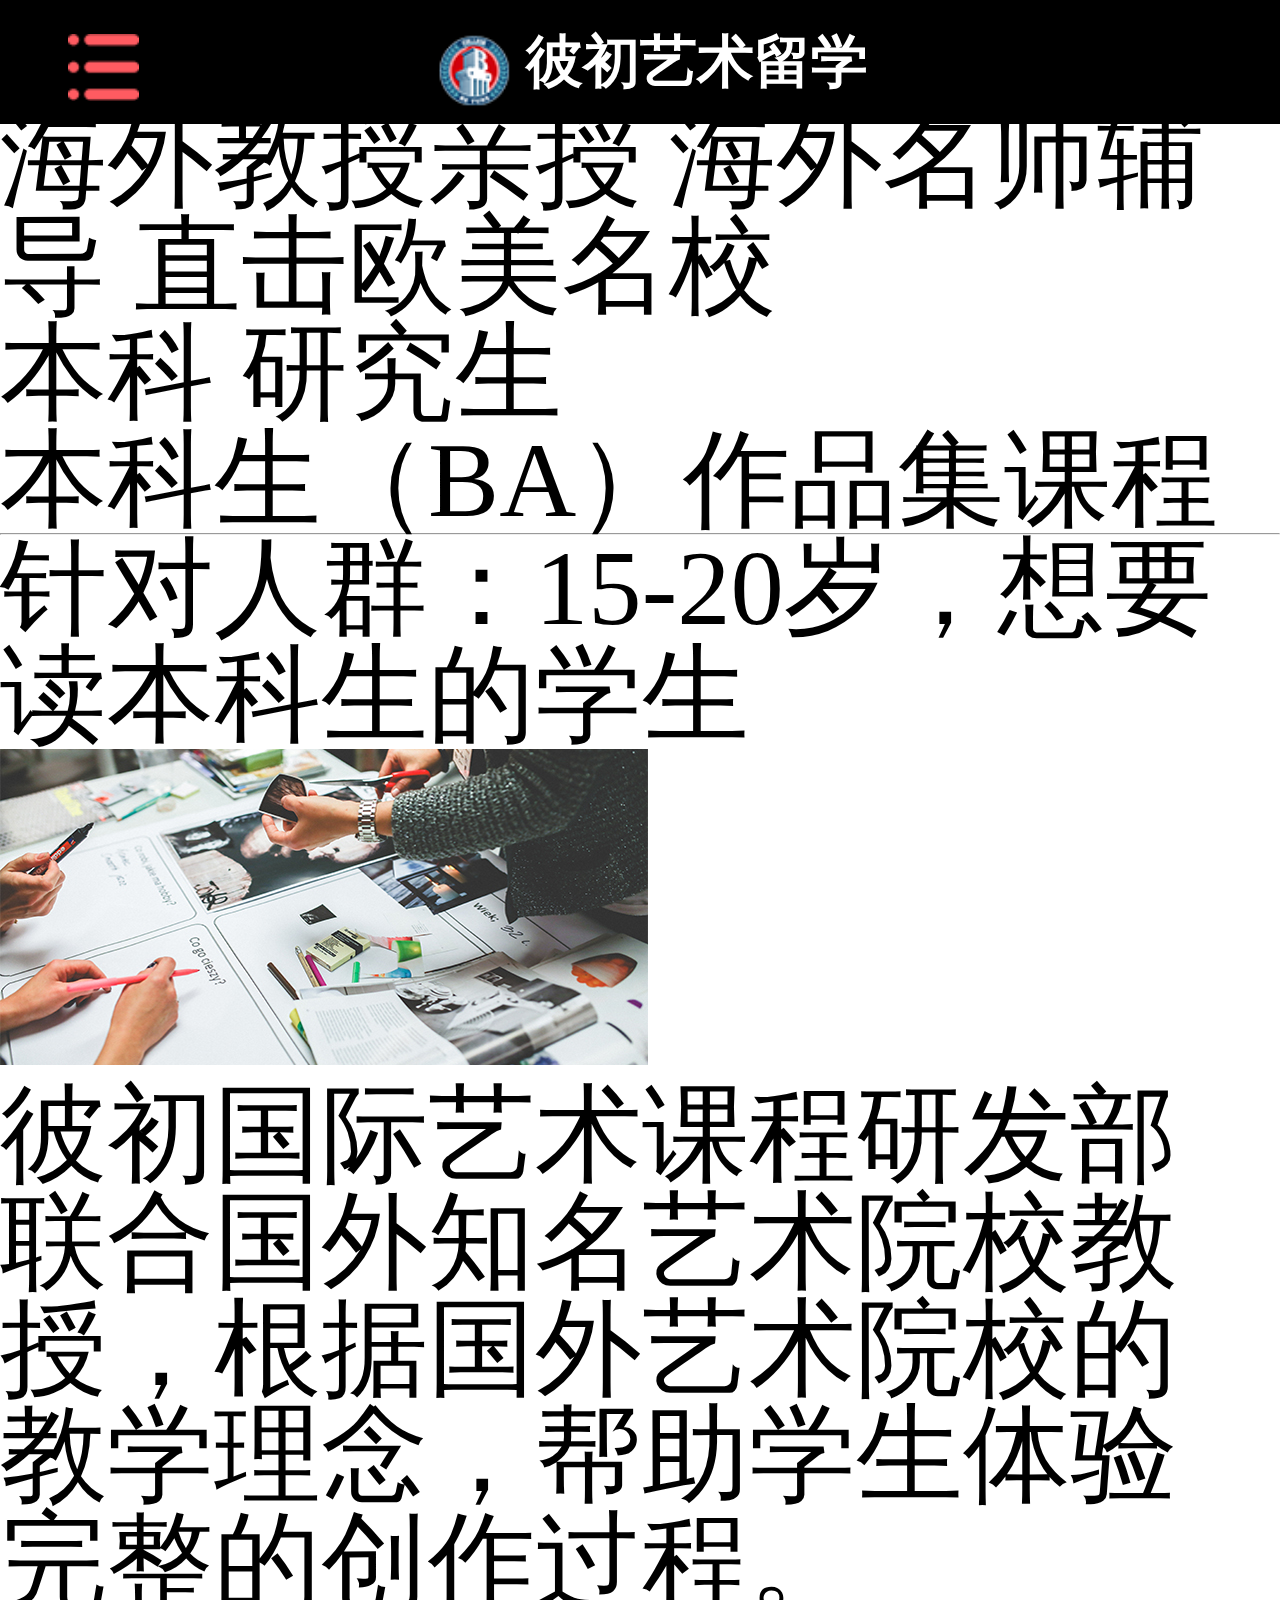
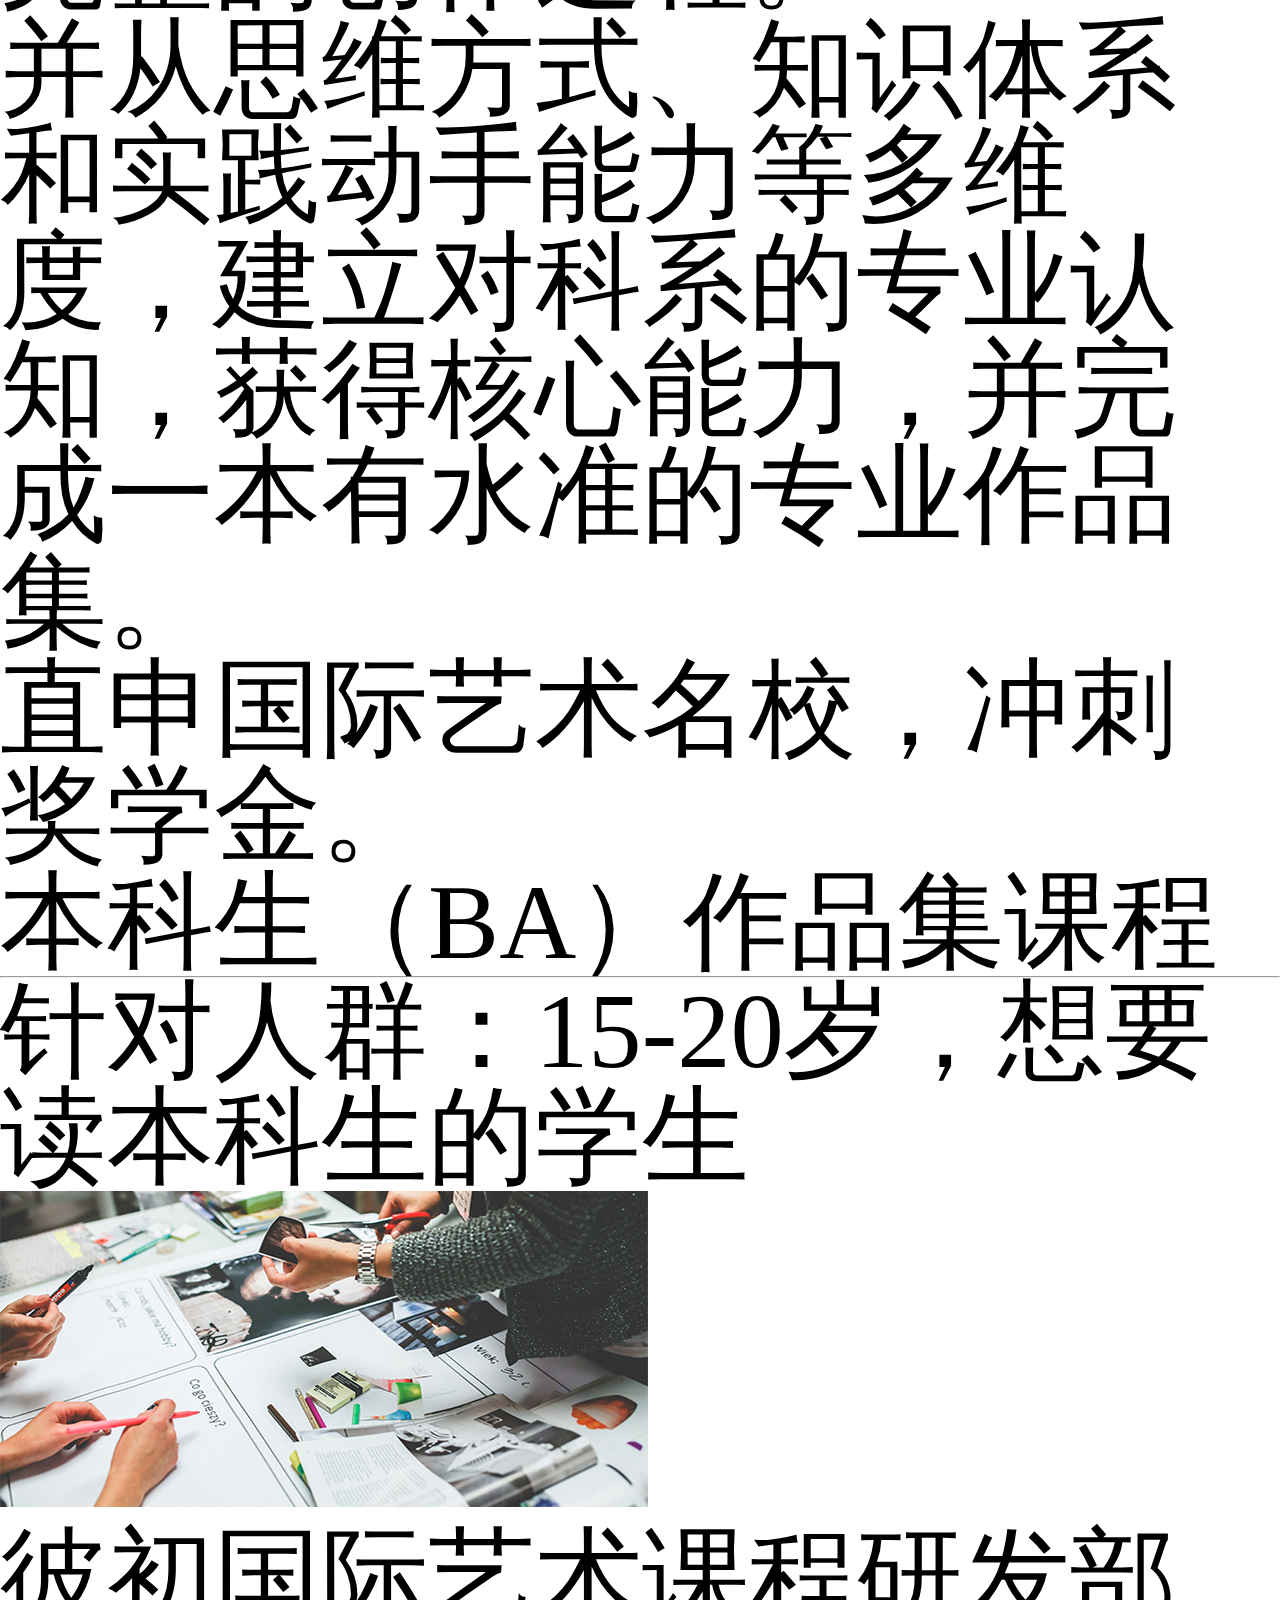
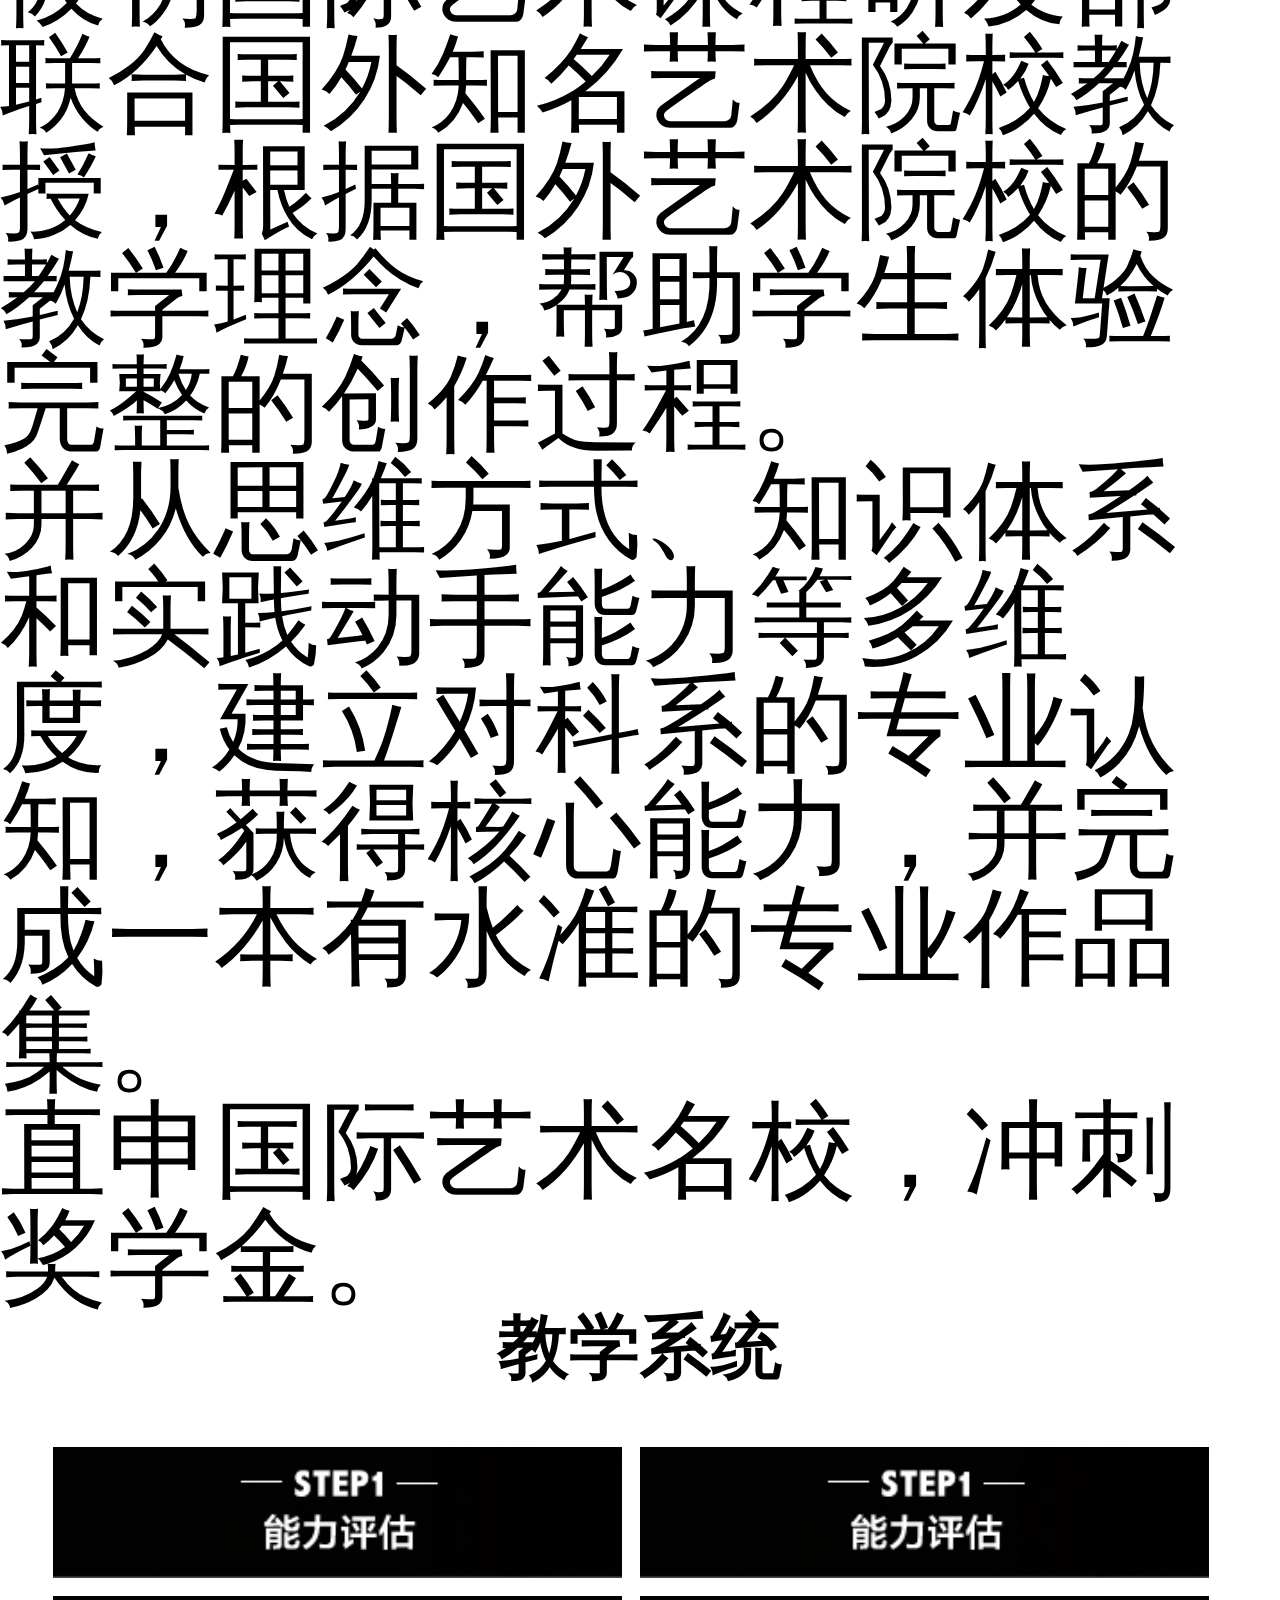
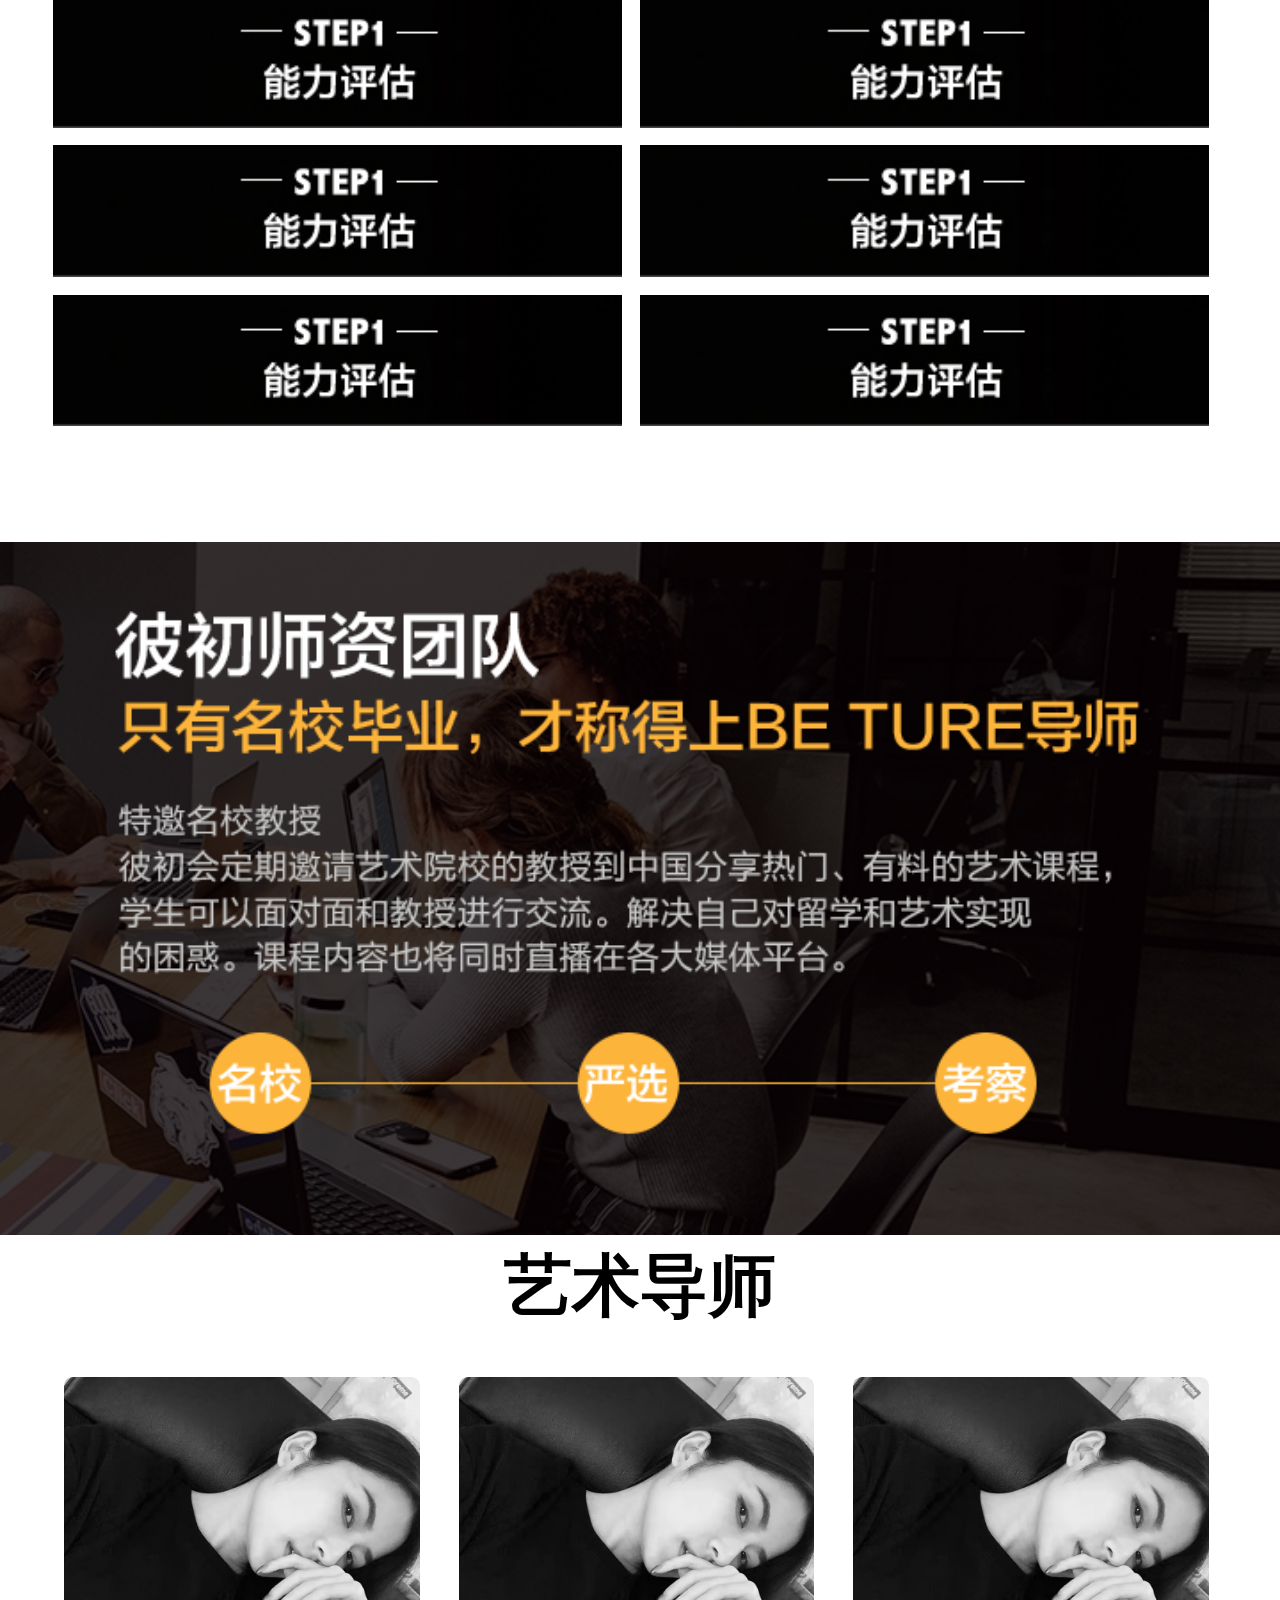
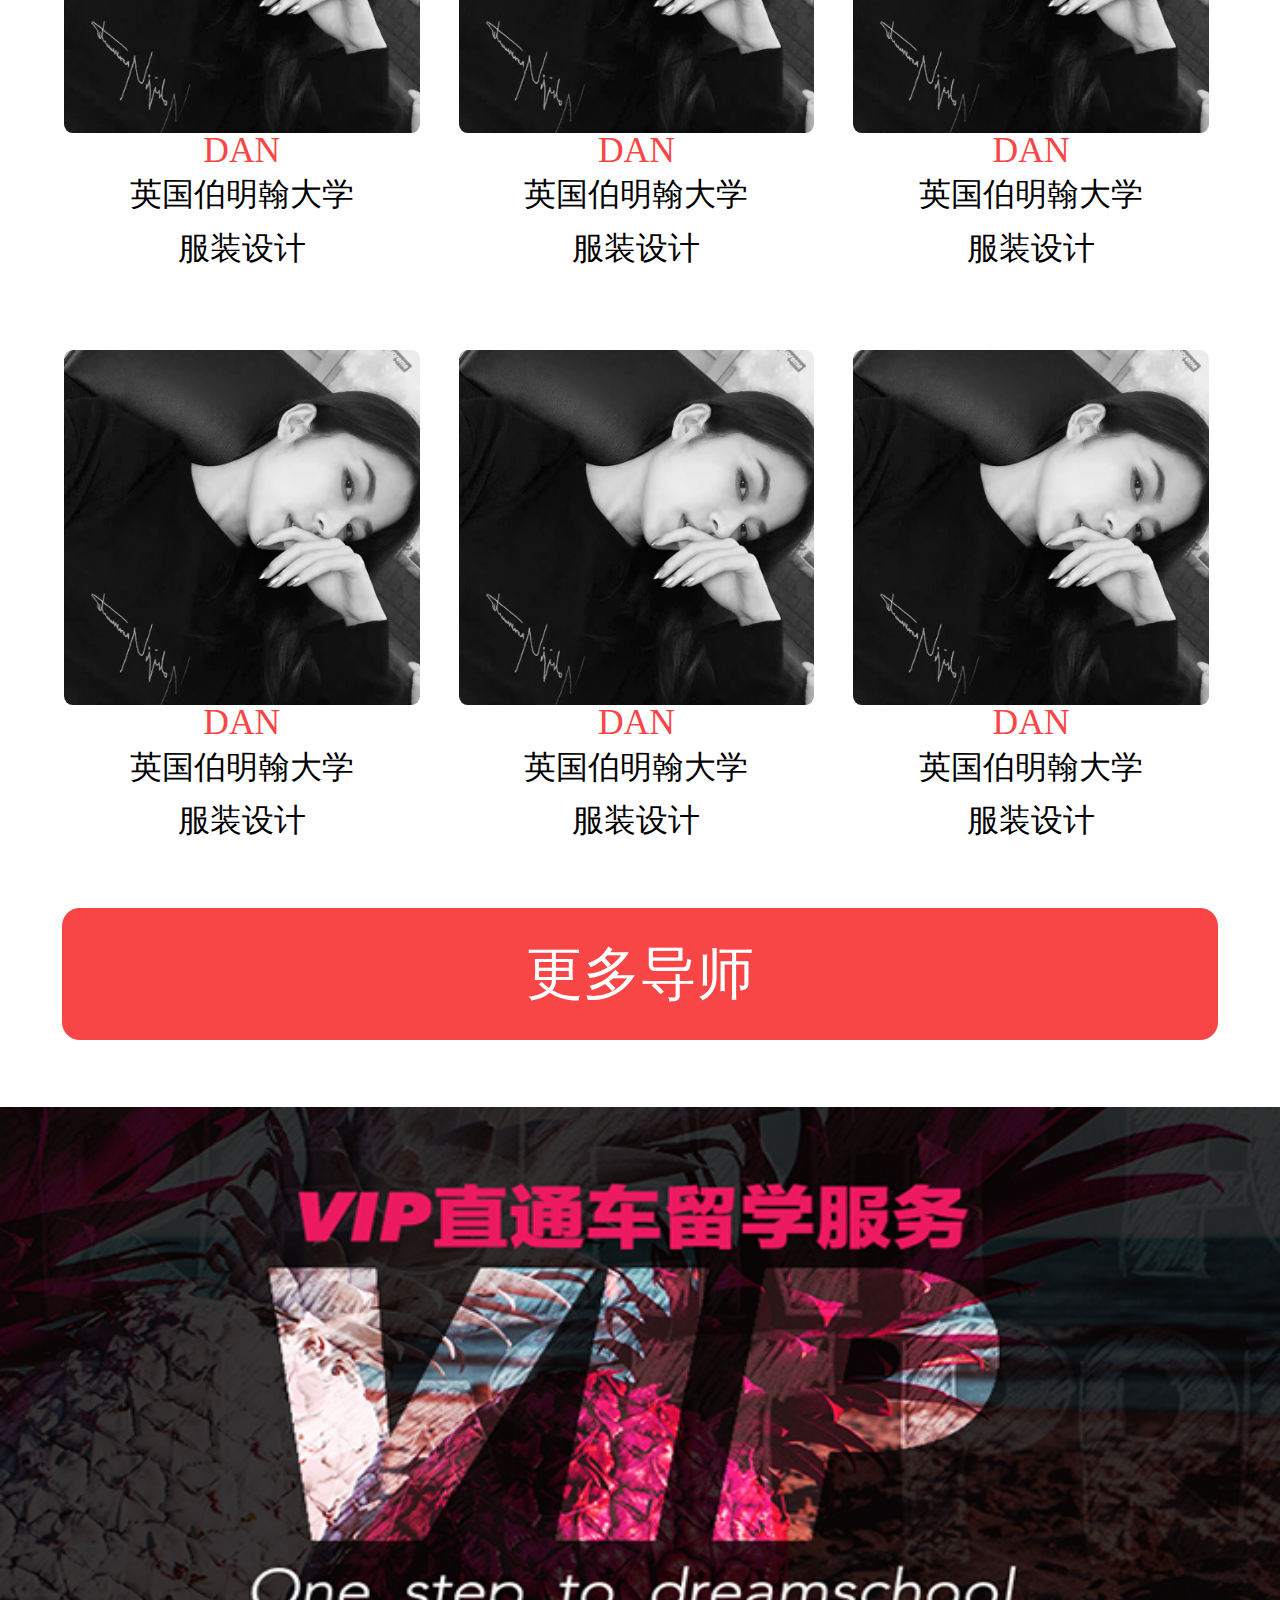
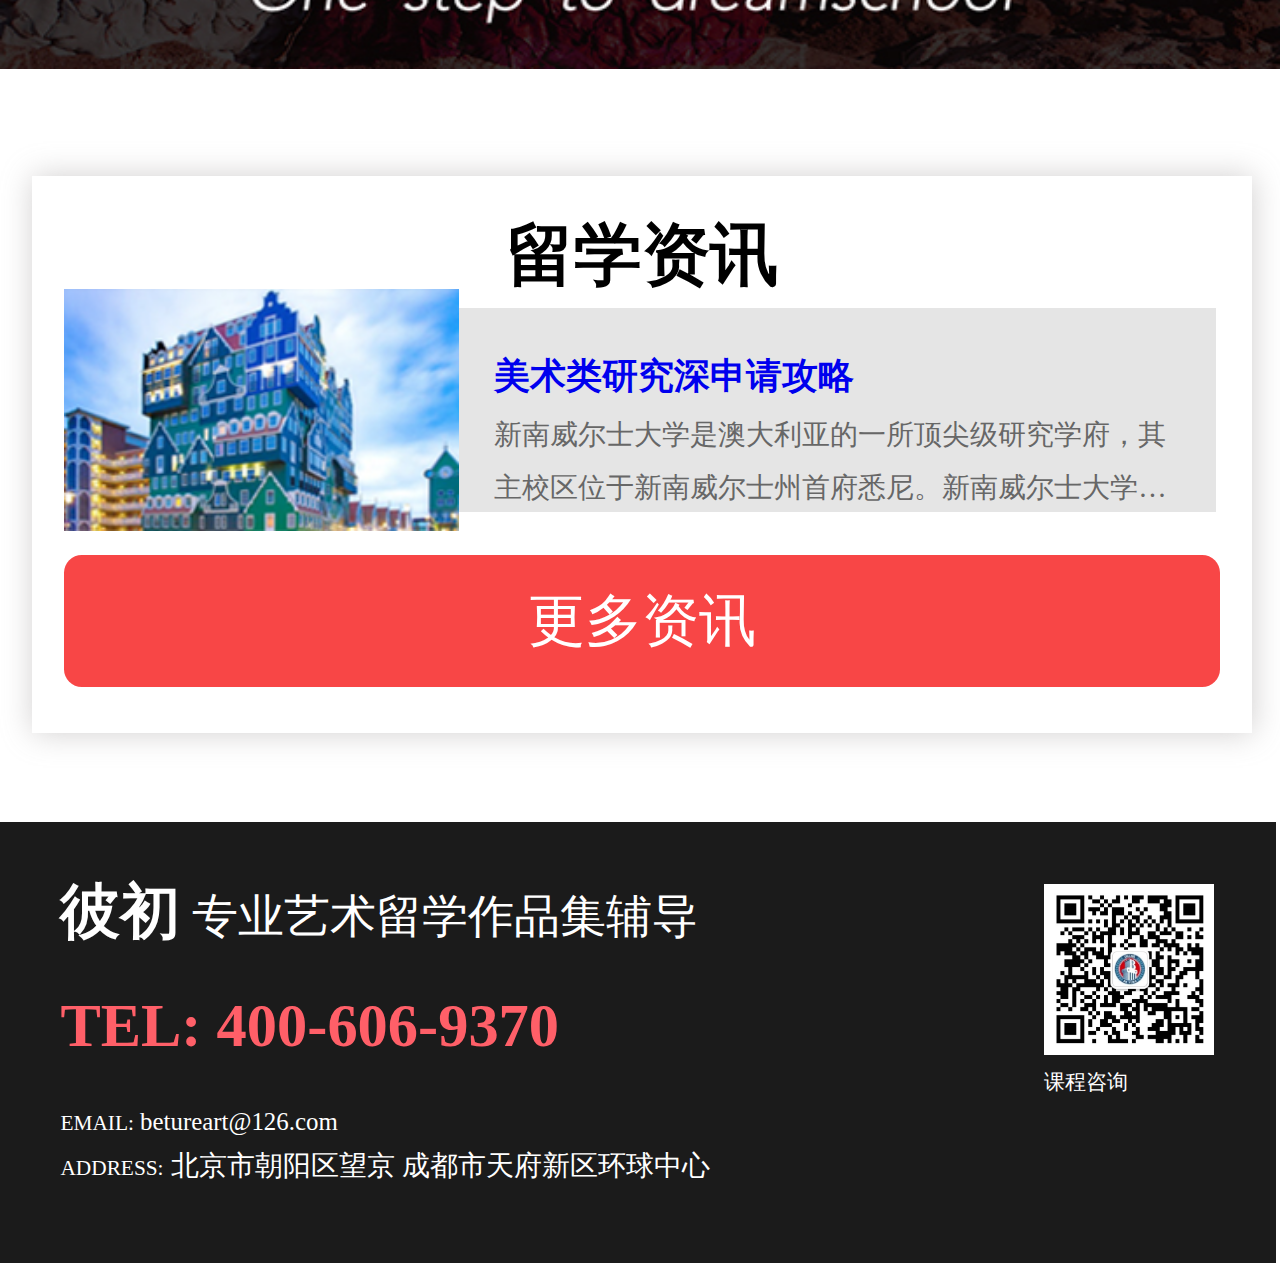
<file: beture/graduate.html>
<!DOCTYPE html>
<html lang="en">
<head>
    <meta charset="UTF-8">
    <title>彼初艺术留学</title>
    <meta name="viewport" content="width=device-width,initial-scale=1.0,user-scalable=no">
    <link rel="stylesheet" href="static/css/base.css">
    <link rel="stylesheet" href="static/css/style.css">
    <link rel="stylesheet" href="static/css/reset.css">
    <script src="static/js/zepto.js"></script>
    <script src="static/js/touch.js"></script>
    <script src="static/js/fx.js"></script>
    <script src="static/js/fx_methods.js"></script>
</head>
<body>
<div class="contain">
<!--顶部-->
<header class="head">
        <span></span>
        <a href="#">
            <i></i>
            <b>彼初艺术留学</b>
        </a>
</header>
    <!--下拉部分-->
    <div class="tap_list" style="display: none">
        <div class="taps active"><a href="index.html"></a><i></i>首页</div>
        <div class="taps"><a href="undergraduate.html"></a><i></i>本科作品集</div>
        <div class="taps"><a href="undergraduate.html"></a><i></i>研究生作品集</div>
        <div class="taps"><a href="vipzhitongche.html"></a><i></i>VIP直通车</div>
        <div class="taps"><a href="academy.html"></a><i></i>艺术院校</div>
        <div class="taps"><a href="#"></a><i></i>艺术专业</div>
        <div class="taps"><a href="#"></a><i></i>艺术导师</div>
        <div class="taps"><a href="#"></a><i></i>成功案例</div>
        <div class="taps"><a href="#"></a><i></i>彼初工坊</div>
        <div class="taps"><a href="#"></a><i></i>艺术资讯</div>
    </div>
    <!--banner-->
<div class="undergraduate_banner">
    <h2>作品集培训课程</h2>
    <p>
        <span>海外教授亲授</span>
        <span>海外名师辅导</span>
        <span>直击欧美名校</span>
    </p>
</div>
    <!--nav-->
    <div class="undergraduate_nav clearfix">
        <div class="nav_inn">
           <span class="nav_left">本科</span>
            <i></i>
            <span class="nav_right">研究生</span>
        </div>
    </div>
    <!--本科生作品集-->
    <div class="stu_content">
        <h2>本科生（BA）作品集课程</h2>
        <hr>
        <p class="crowd">针对人群：15-20岁，想要读本科生的学生</p>
        <img src="static/uploads/image/benke_03.jpg">
        <p class="content">

            彼初国际艺术课程研发部联合国外知名艺术院校教授，根据国外艺术院校的教学理念，帮助学生体验完整的创作过程。
            <br>
            并从思维方式、知识体系和实践动手能力等多维度，建立对科系的专业认知，获得核心能力，并完成一本有水准的专业作品集。
            <br>
            直申国际艺术名校，冲刺奖学金。
        </p>
    </div>
    <!--研究生作品集-->
    <div class="stu_content">
        <h2>本科生（BA）作品集课程</h2>
        <hr>
        <p class="crowd">针对人群：15-20岁，想要读本科生的学生</p>
        <img src="static/uploads/image/benke_03.jpg">
        <p class="content">

            彼初国际艺术课程研发部联合国外知名艺术院校教授，根据国外艺术院校的教学理念，帮助学生体验完整的创作过程。
            <br>
            并从思维方式、知识体系和实践动手能力等多维度，建立对科系的专业认知，获得核心能力，并完成一本有水准的专业作品集。
            <br>
            直申国际艺术名校，冲刺奖学金。
        </p>
    </div>
    <!--教学系统-->
    <div class="teachsystem">
        <h2>教学系统</h2>
        <div>
            <p>
                <img src="static/uploads/image/bks_11_03.jpg">
                <img src="static/uploads/image/bks_11_03.jpg">
                <img src="static/uploads/image/bks_11_03.jpg">
                <img src="static/uploads/image/bks_11_03.jpg">
            </p>
            <p>
                <img src="static/uploads/image/bks_11_03.jpg">
                <img src="static/uploads/image/bks_11_03.jpg">
                <img src="static/uploads/image/bks_11_03.jpg">
                <img src="static/uploads/image/bks_11_03.jpg">
            </p>
        </div>


    </div>
    <!--资深团队-->
    <div class="team">
        <img src="static/uploads/image/bks-2.png">
    </div>

    <!--艺术导师-->
    <div class="artteacher">
        <h3>艺术导师</h3>
        <div class="tutor">
            <p>
                <img src="static/uploads/image/comimg1.png">
                <span class="imgtit">DAN</span>
                <span class="btmtit">英国伯明翰大学</span>
                <span  class="btmtit">服装设计</span>
            </p>
            <p>
                <img src="static/uploads/image/comimg1.png">
                <span class="imgtit">DAN</span>
                <span class="btmtit">英国伯明翰大学</span>
                <span  class="btmtit">服装设计</span>
            </p>
            <p>
                <img src="static/uploads/image/comimg1.png">
                <span class="imgtit">DAN</span>
                <span class="btmtit">英国伯明翰大学</span>
                <span  class="btmtit">服装设计</span>
            </p>
        </div>
        <div class="tutor">
            <p>
                <img src="static/uploads/image/comimg1.png">
                <span class="imgtit">DAN</span>
                <span class="btmtit">英国伯明翰大学</span>
                <span  class="btmtit">服装设计</span>
            </p>
            <p>
                <img src="static/uploads/image/comimg1.png">
                <span class="imgtit">DAN</span>
                <span class="btmtit">英国伯明翰大学</span>
                <span  class="btmtit">服装设计</span>
            </p>
            <p>
                <img src="static/uploads/image/comimg1.png">
                <span class="imgtit">DAN</span>
                <span class="btmtit">英国伯明翰大学</span>
                <span  class="btmtit">服装设计</span>
            </p>
        </div>
        <a href="#">
            <button class="more">更多导师</button>
        </a>
    </div>
    <!--VIP通道-->
    <div class="viproad">
        <img src="static/uploads/image/vip.png">
    </div>

    <!--留学资讯-->
    <div class="message">
        <h3>留学资讯</h3>
        <div>
            <img src="static/uploads/image/liuxue1.png">
            <dl class="clearfix">
                <dt>
                    <a href="#">美术类研究深申请攻略</a>
                </dt>
                <dd>
                    新南威尔士大学是澳大利亚的一所顶尖级研究学府，其主校区位于新南威尔士州首府悉尼。新南威尔士大学的服装设计专业深受艺术留学生的欢迎，是一门热门专业。
                </dd>
            </dl>
        </div>
        <a href="#" class="btn">
            <button class="more">更多资讯</button>
        </a>
    </div>
    <!--底部-->
    <div class="foot">
        <p class="foot_tit">
            <span>彼初</span>
            专业艺术留学作品集辅导
        </p>
        <p class="foot_tel">
            <span>TEL:</span>
            400-606-9370
        </p>
        <p class="foot_email">
            <span>EMAIL:</span>
            betureart@126.com
        </p>
        <p class="foot_add">
            <span>address:</span>
            北京市朝阳区望京
            成都市天府新区环球中心
        </p>
        <div>
            <img src="static/uploads/image/wxkf.jpg">
            <span>课程咨询</span>
        </div>
    </div>
</div>
<script src="static/js/index.js"></script>

<script>
    window.onload=function () {
        vw();
    }
</script>
</body>
</html>
</file>
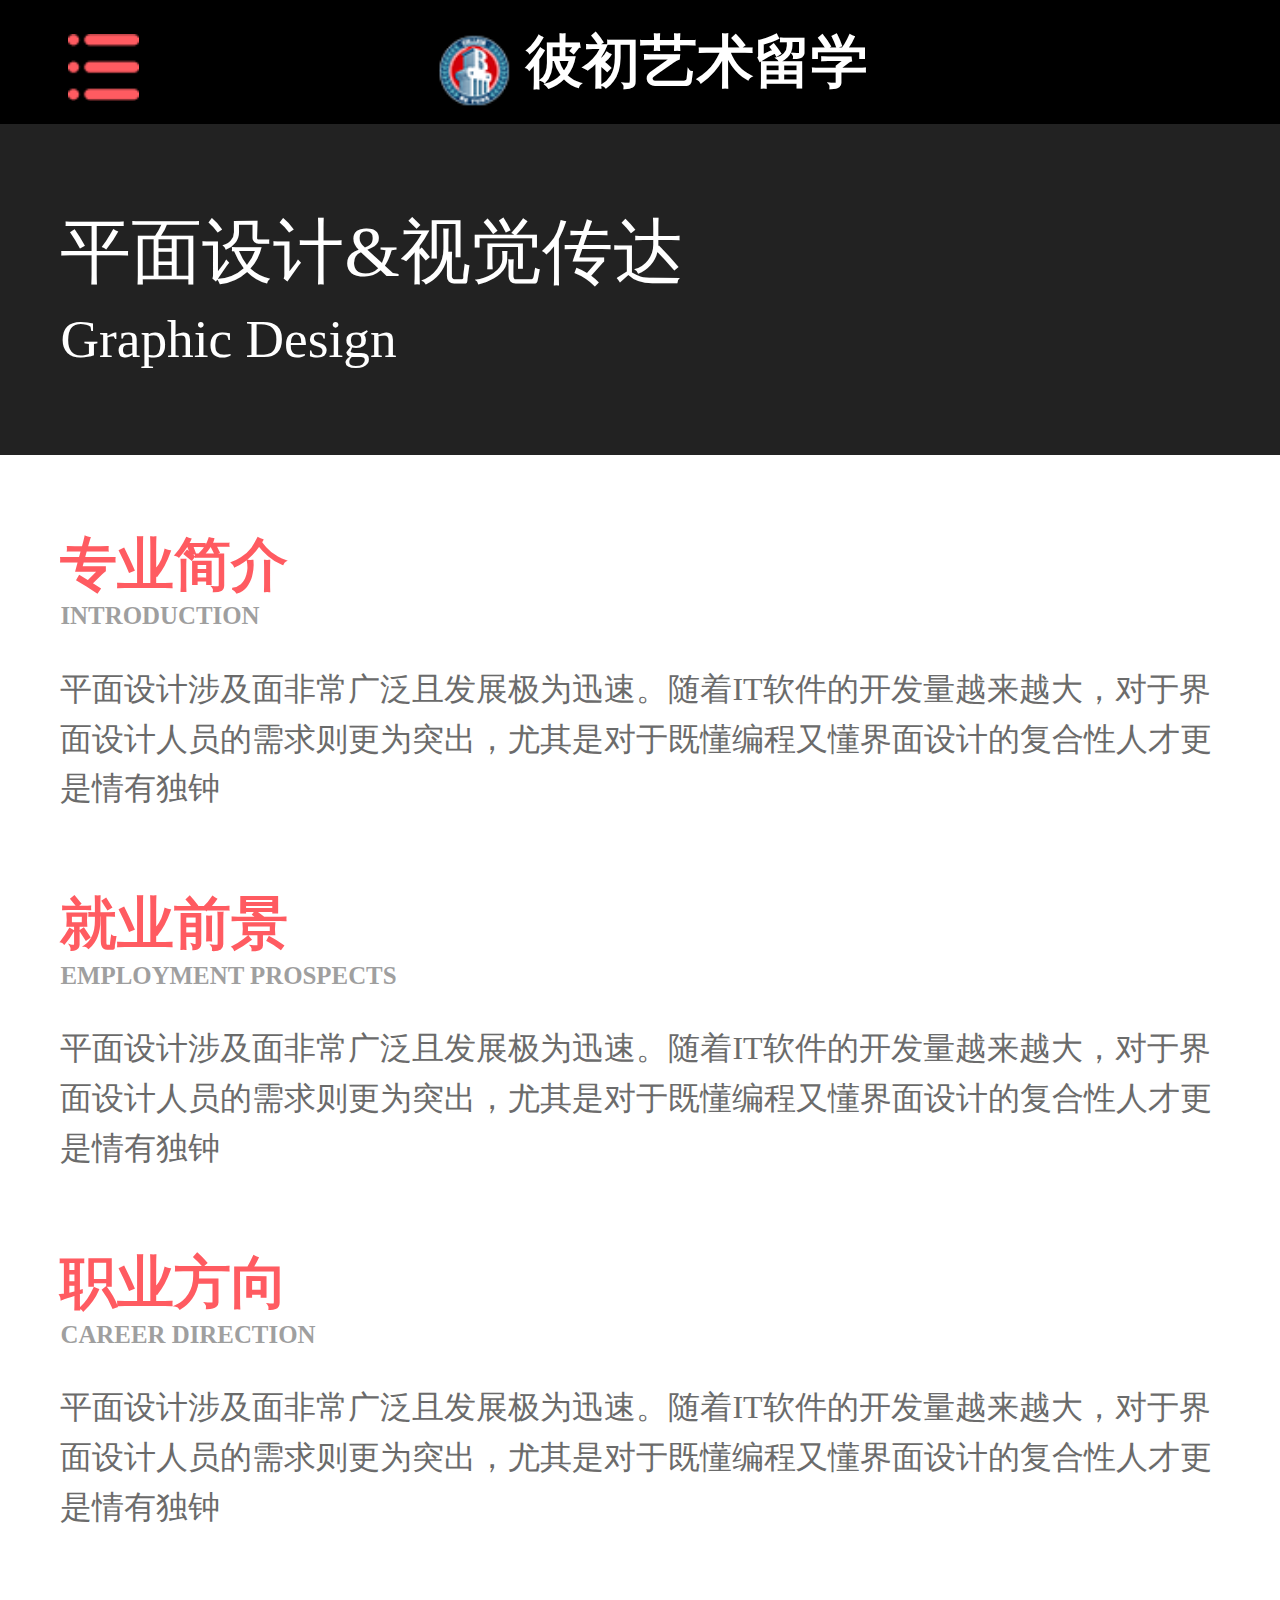
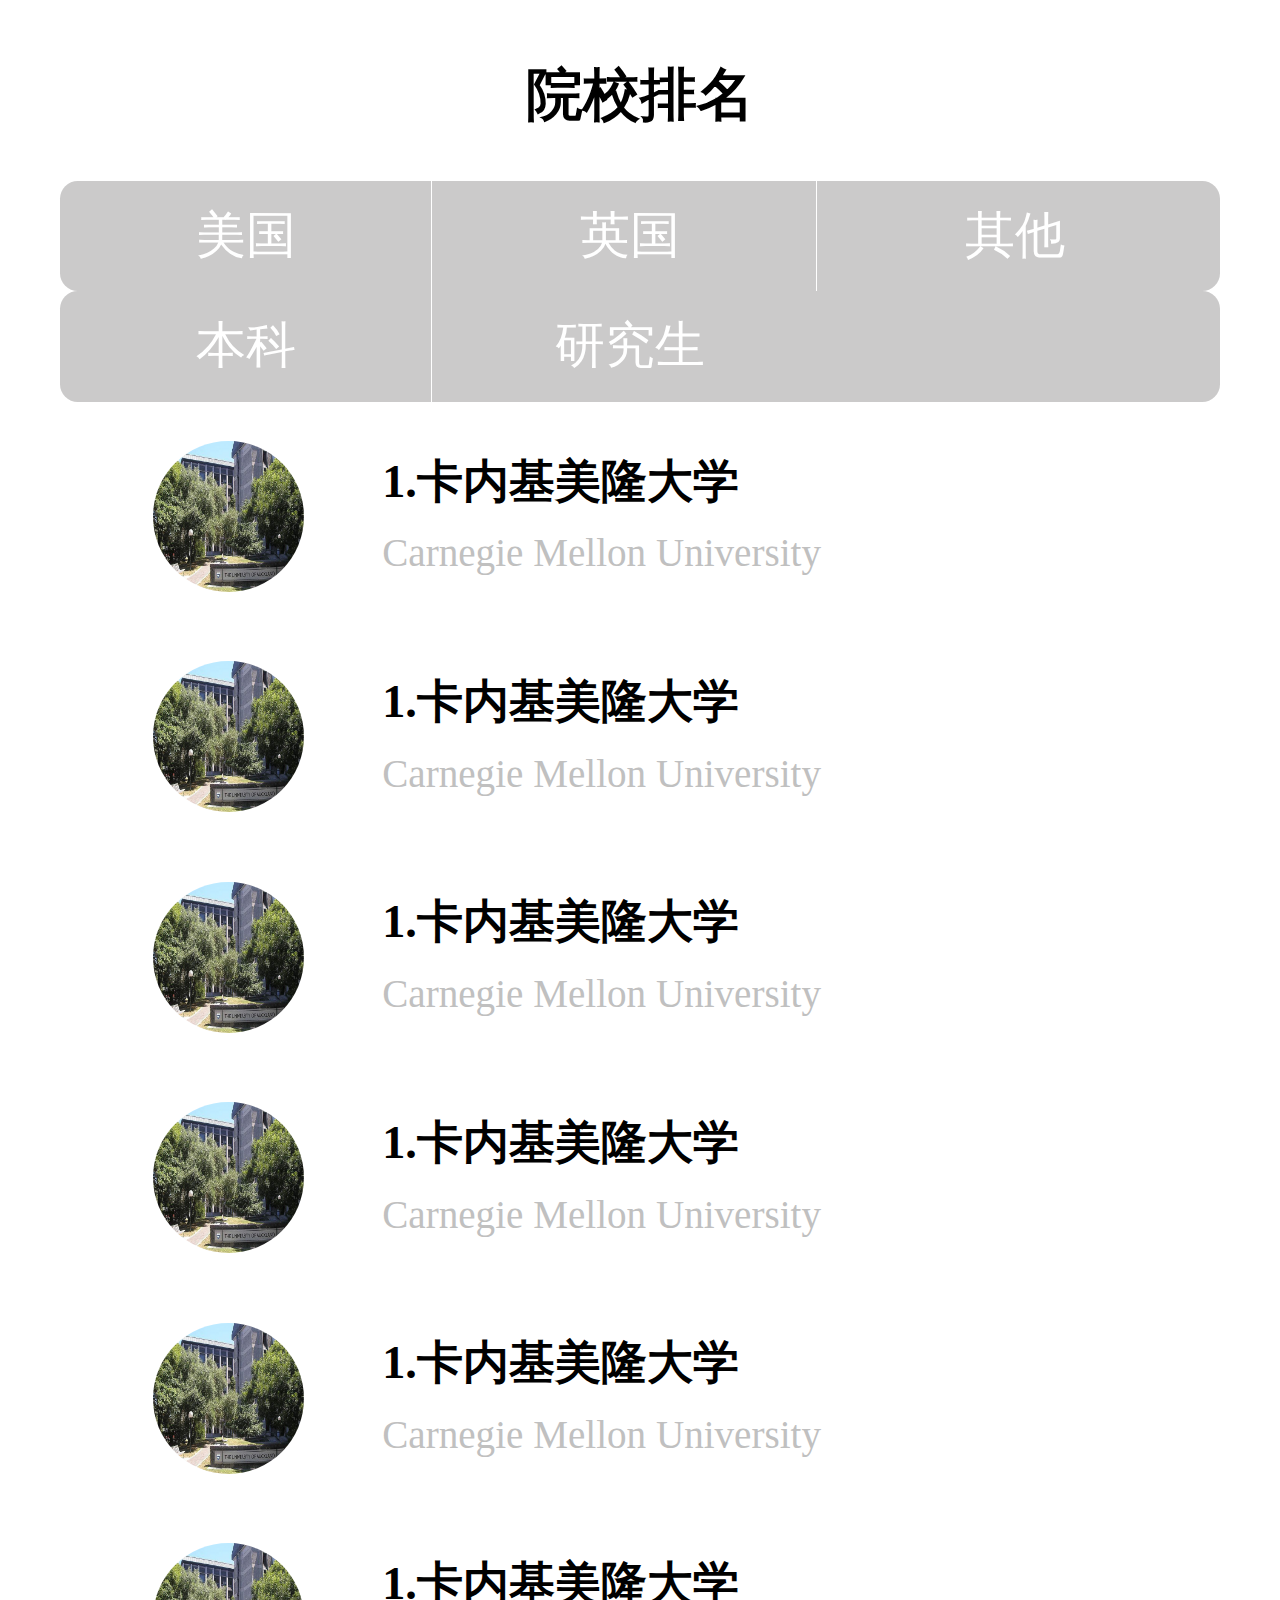
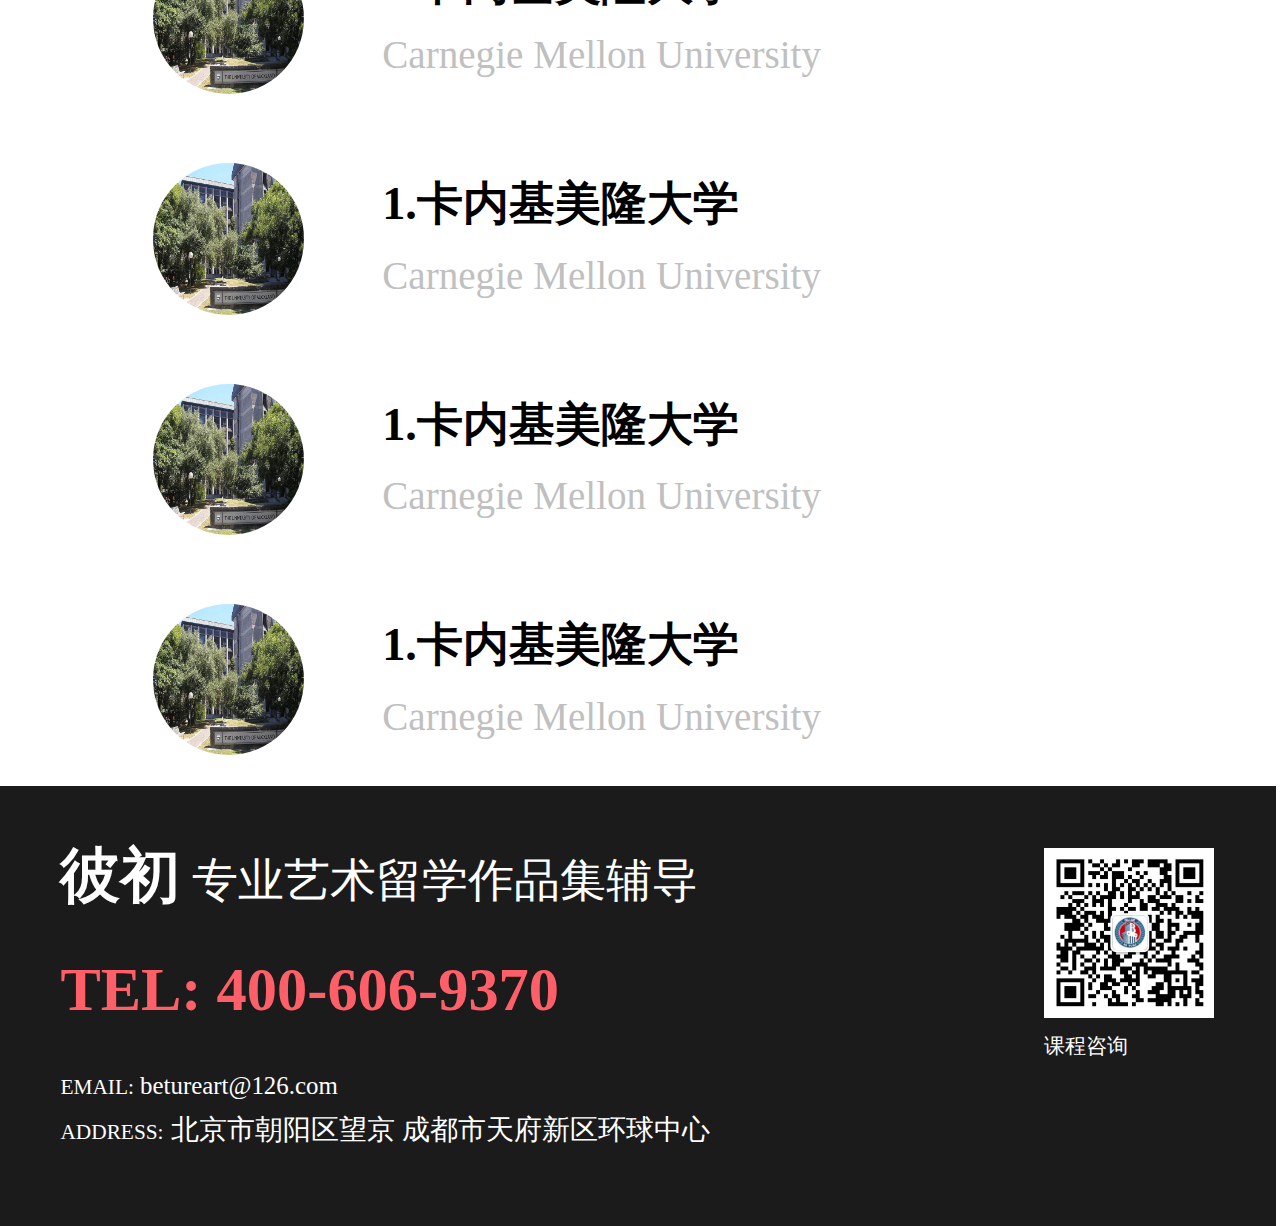
<file: beture/prodetails.html>
<!DOCTYPE html>
<html lang="en">
<head>
    <meta charset="UTF-8">
    <title>院校</title>
    <meta name="viewport" content="width=device-width,initial-scale=1.0,user-scalable=no">
    <link rel="stylesheet" href="static/css/base.css">
    <link rel="stylesheet" href="static/css/style.css">
    <link rel="stylesheet" href="static/css/reset.css">
</head>
<body>
<div class="contain">
<!--顶部-->
<header class="head">
        <span></span>
        <a href="#">
            <i></i>
            <b>彼初艺术留学</b>
        </a>
</header>
    <!--banner-->
    <div class="details_banner">
        <h2>平面设计&视觉传达</h2>
        <h3>Graphic Design</h3>
    </div>
    <!--内容-->
    <div class="details_content">
        <!--简介-->
        <div class="introduction">
            <div>
                <h1>专业简介</h1>
                <h3>INTRODUCTION</h3>
                <p>平面设计涉及面非常广泛且发展极为迅速。随着IT软件的开发量越来越大，对于界面设计人员的需求则更为突出，尤其是对于既懂编程又懂界面设计的复合性人才更是情有独钟</p>
            </div>
            <div>
                <h1>就业前景</h1>
                <h3>EMPLOYMENT PROSPECTS</h3>
                <p>平面设计涉及面非常广泛且发展极为迅速。随着IT软件的开发量越来越大，对于界面设计人员的需求则更为突出，尤其是对于既懂编程又懂界面设计的复合性人才更是情有独钟</p>
            </div>
            <div>
                <h1>职业方向</h1>
                <h3>CAREER DIRECTION</h3>
                <p>平面设计涉及面非常广泛且发展极为迅速。随着IT软件的开发量越来越大，对于界面设计人员的需求则更为突出，尤其是对于既懂编程又懂界面设计的复合性人才更是情有独钟</p>
            </div>
        </div>
        <!--院校排名-->
        <div class="collrankings">
            <h1>院校排名</h1>
            <p>
                <span>美国</span>
                <span>英国</span>
                <span>其他</span>
            </p>
            <p>
                <span>本科</span>
                <span>研究生</span>
            </p>
            <ul>
                <li class="clearfix">
                    <div class="rank_left">
                        <img src="static/uploads/image/berif.jpg">
                    </div>
                    <div class="rank_right">
                        <h2>1.卡内基美隆大学</h2>
                        <h3>Carnegie Mellon University</h3>
                    </div>
                </li>
                <li class="clearfix">
                    <div class="rank_left">
                        <img src="static/uploads/image/berif.jpg">
                    </div>
                    <div class="rank_right">
                        <h2>1.卡内基美隆大学</h2>
                        <h3>Carnegie Mellon University</h3>
                    </div>
                </li>
                <li class="clearfix">
                    <div class="rank_left">
                        <img src="static/uploads/image/berif.jpg">
                    </div>
                    <div class="rank_right">
                        <h2>1.卡内基美隆大学</h2>
                        <h3>Carnegie Mellon University</h3>
                    </div>
                </li>
                <li class="clearfix">
                    <div class="rank_left">
                        <img src="static/uploads/image/berif.jpg">
                    </div>
                    <div class="rank_right">
                        <h2>1.卡内基美隆大学</h2>
                        <h3>Carnegie Mellon University</h3>
                    </div>
                </li>
                <li class="clearfix">
                    <div class="rank_left">
                        <img src="static/uploads/image/berif.jpg">
                    </div>
                    <div class="rank_right">
                        <h2>1.卡内基美隆大学</h2>
                        <h3>Carnegie Mellon University</h3>
                    </div>
                </li>
                <li class="clearfix">
                    <div class="rank_left">
                        <img src="static/uploads/image/berif.jpg">
                    </div>
                    <div class="rank_right">
                        <h2>1.卡内基美隆大学</h2>
                        <h3>Carnegie Mellon University</h3>
                    </div>
                </li>
                <li class="clearfix">
                    <div class="rank_left">
                        <img src="static/uploads/image/berif.jpg">
                    </div>
                    <div class="rank_right">
                        <h2>1.卡内基美隆大学</h2>
                        <h3>Carnegie Mellon University</h3>
                    </div>
                </li>
                <li class="clearfix">
                    <div class="rank_left">
                        <img src="static/uploads/image/berif.jpg">
                    </div>
                    <div class="rank_right">
                        <h2>1.卡内基美隆大学</h2>
                        <h3>Carnegie Mellon University</h3>
                    </div>
                </li>
                <li class="clearfix">
                    <div class="rank_left">
                        <img src="static/uploads/image/berif.jpg">
                    </div>
                    <div class="rank_right">
                        <h2>1.卡内基美隆大学</h2>
                        <h3>Carnegie Mellon University</h3>
                    </div>
                </li>
            </ul>

        </div>
    </div>

<!--底部-->
    <div class="foot">
        <p class="foot_tit">
            <span>彼初</span>
            专业艺术留学作品集辅导
        </p>
        <p class="foot_tel">
            <span>TEL:</span>
            400-606-9370
        </p>
        <p class="foot_email">
            <span>EMAIL:</span>
            betureart@126.com
        </p>
        <p class="foot_add">
            <span>address:</span>
            北京市朝阳区望京
            成都市天府新区环球中心
        </p>
        <div>
            <img src="static/uploads/image/wxkf.jpg">
            <span>课程咨询</span>
        </div>
    </div>
</div>
<script src="static/js/index.js"></script>

<script>
    window.onload=function () {
        vw();
    }
</script>
</body>
</html>
</file>
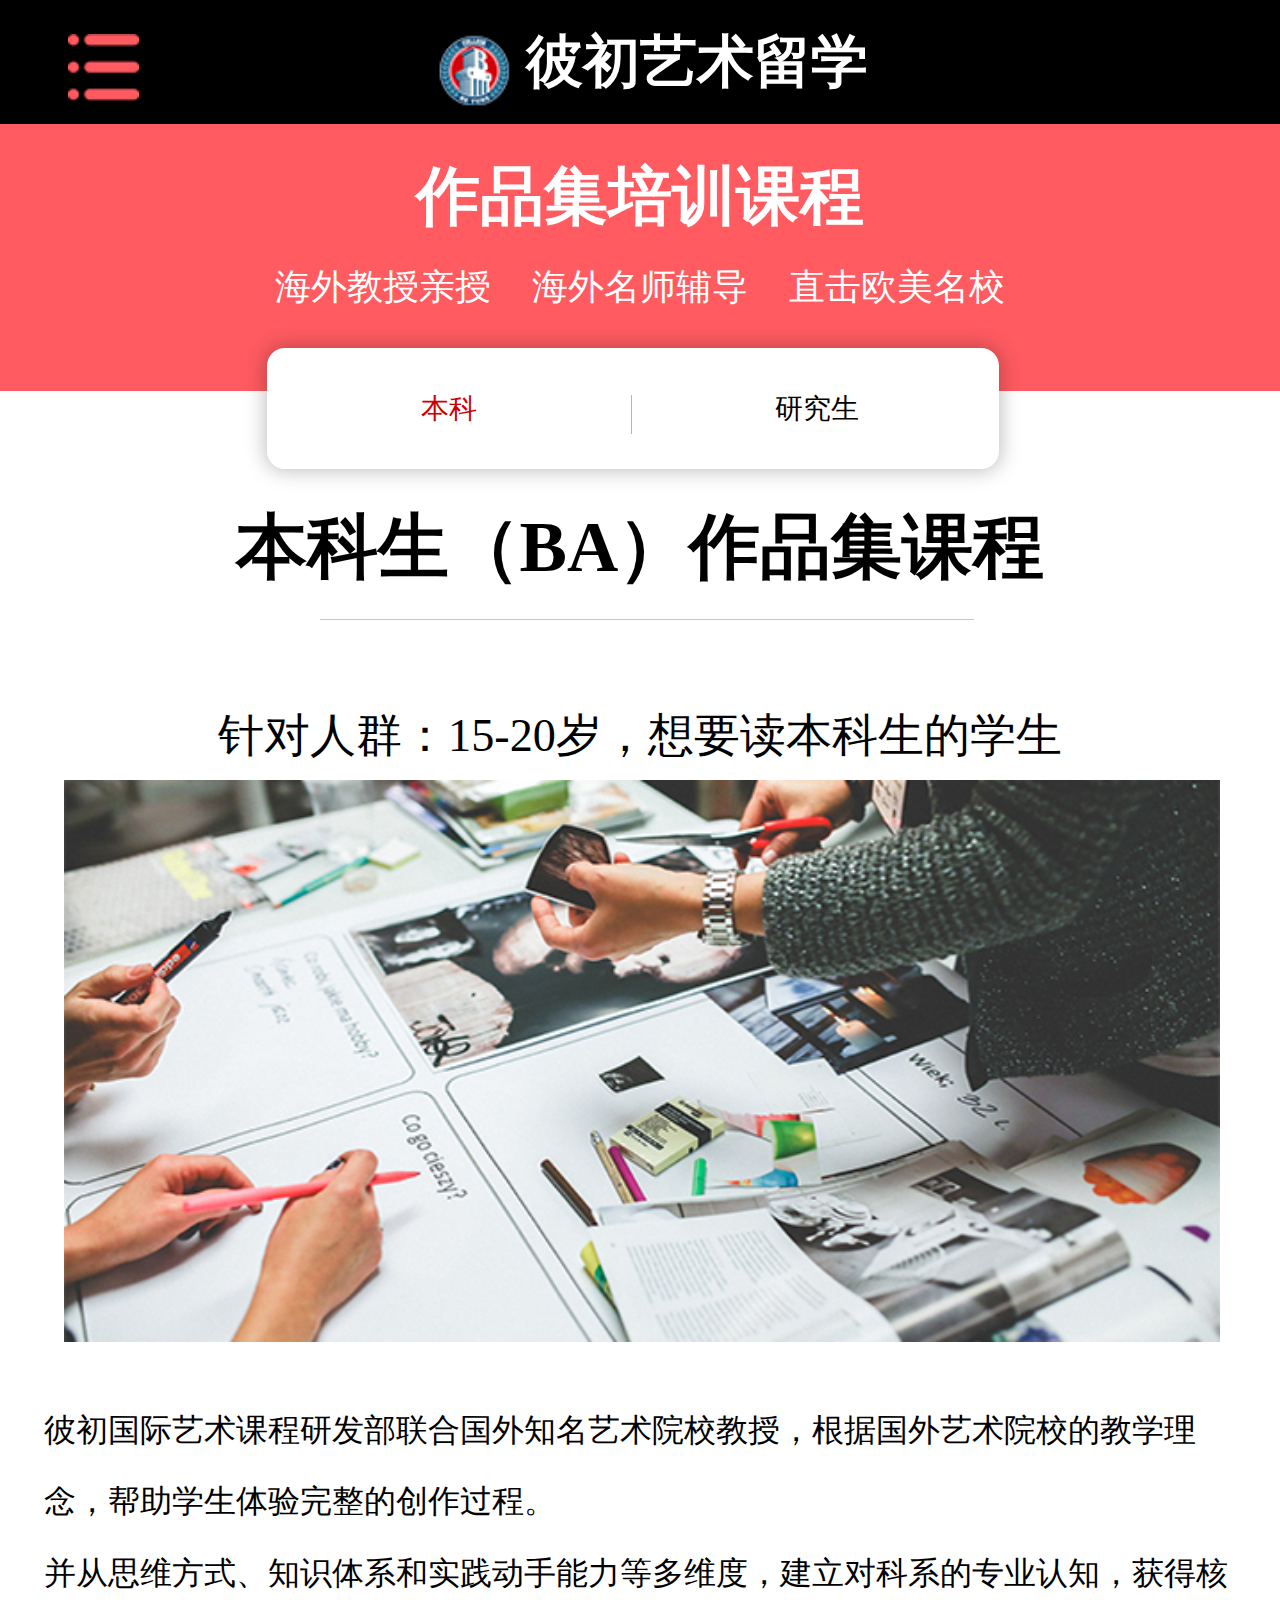
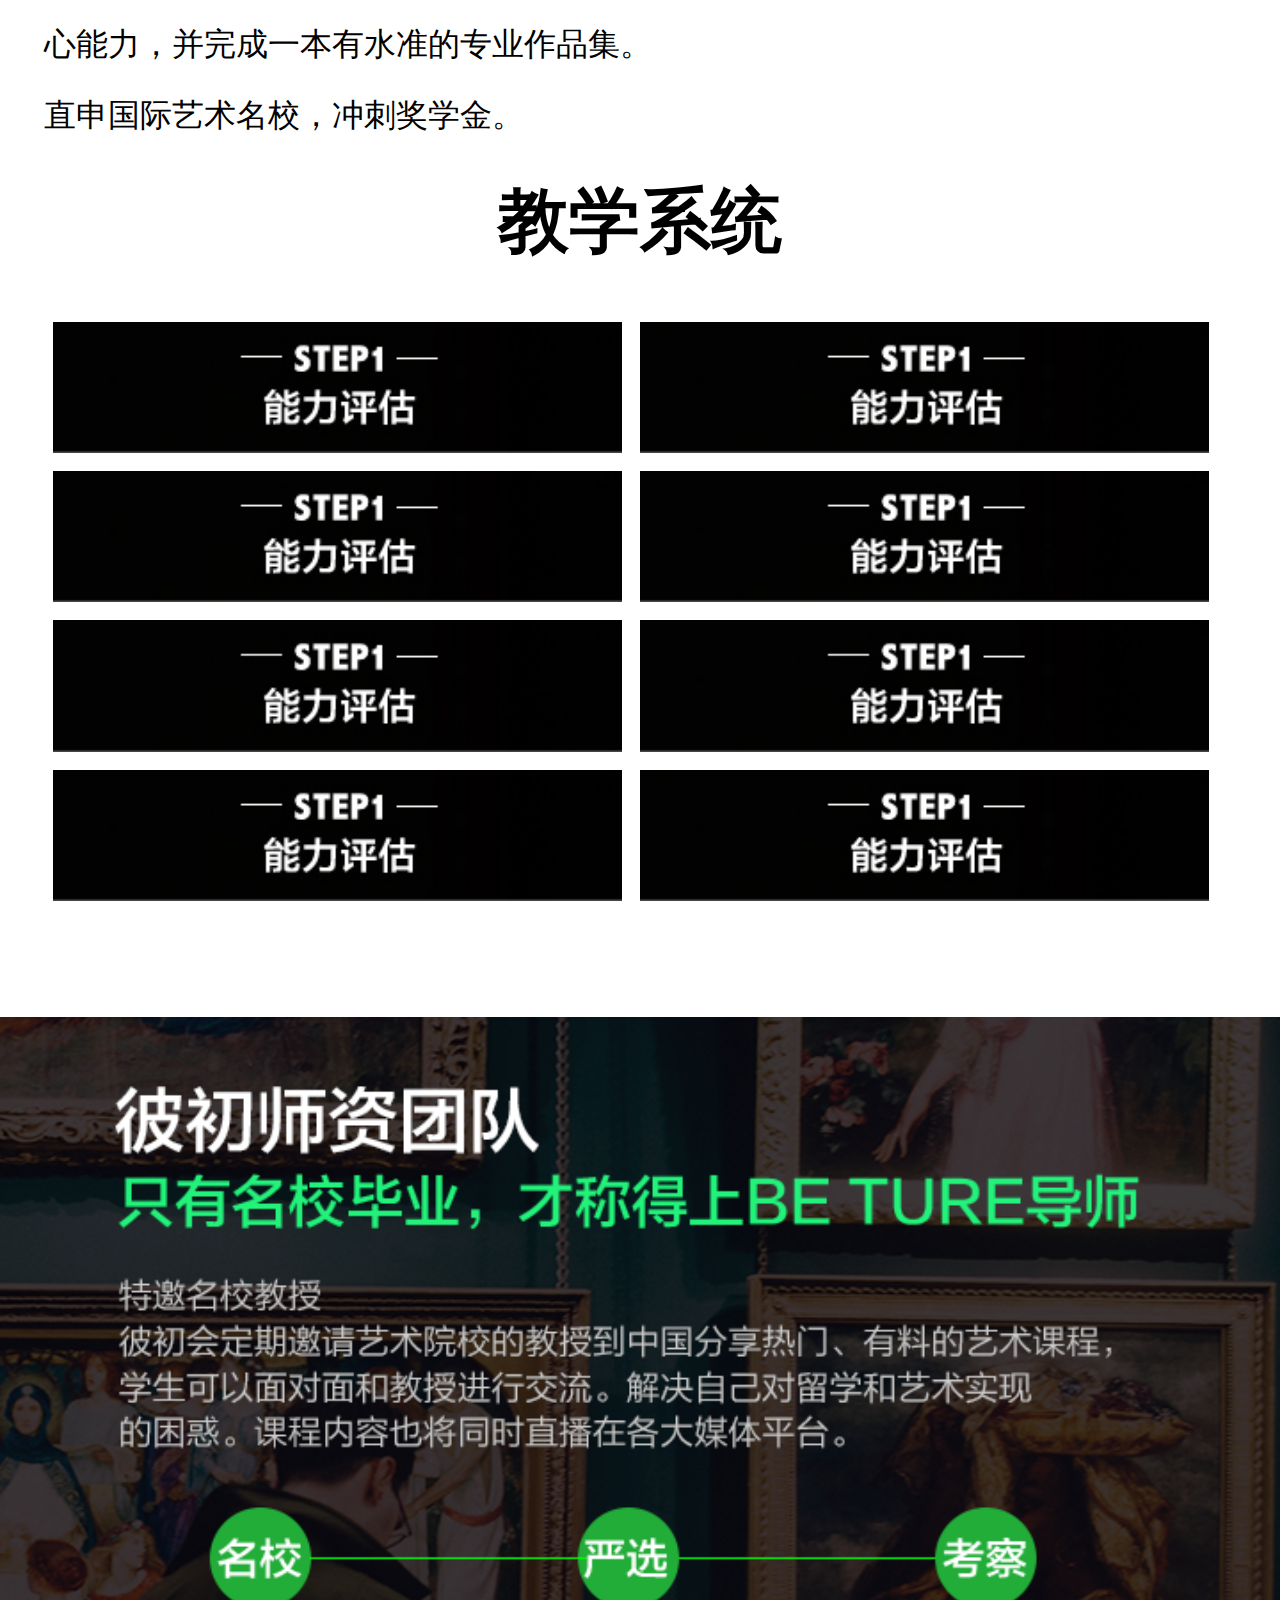
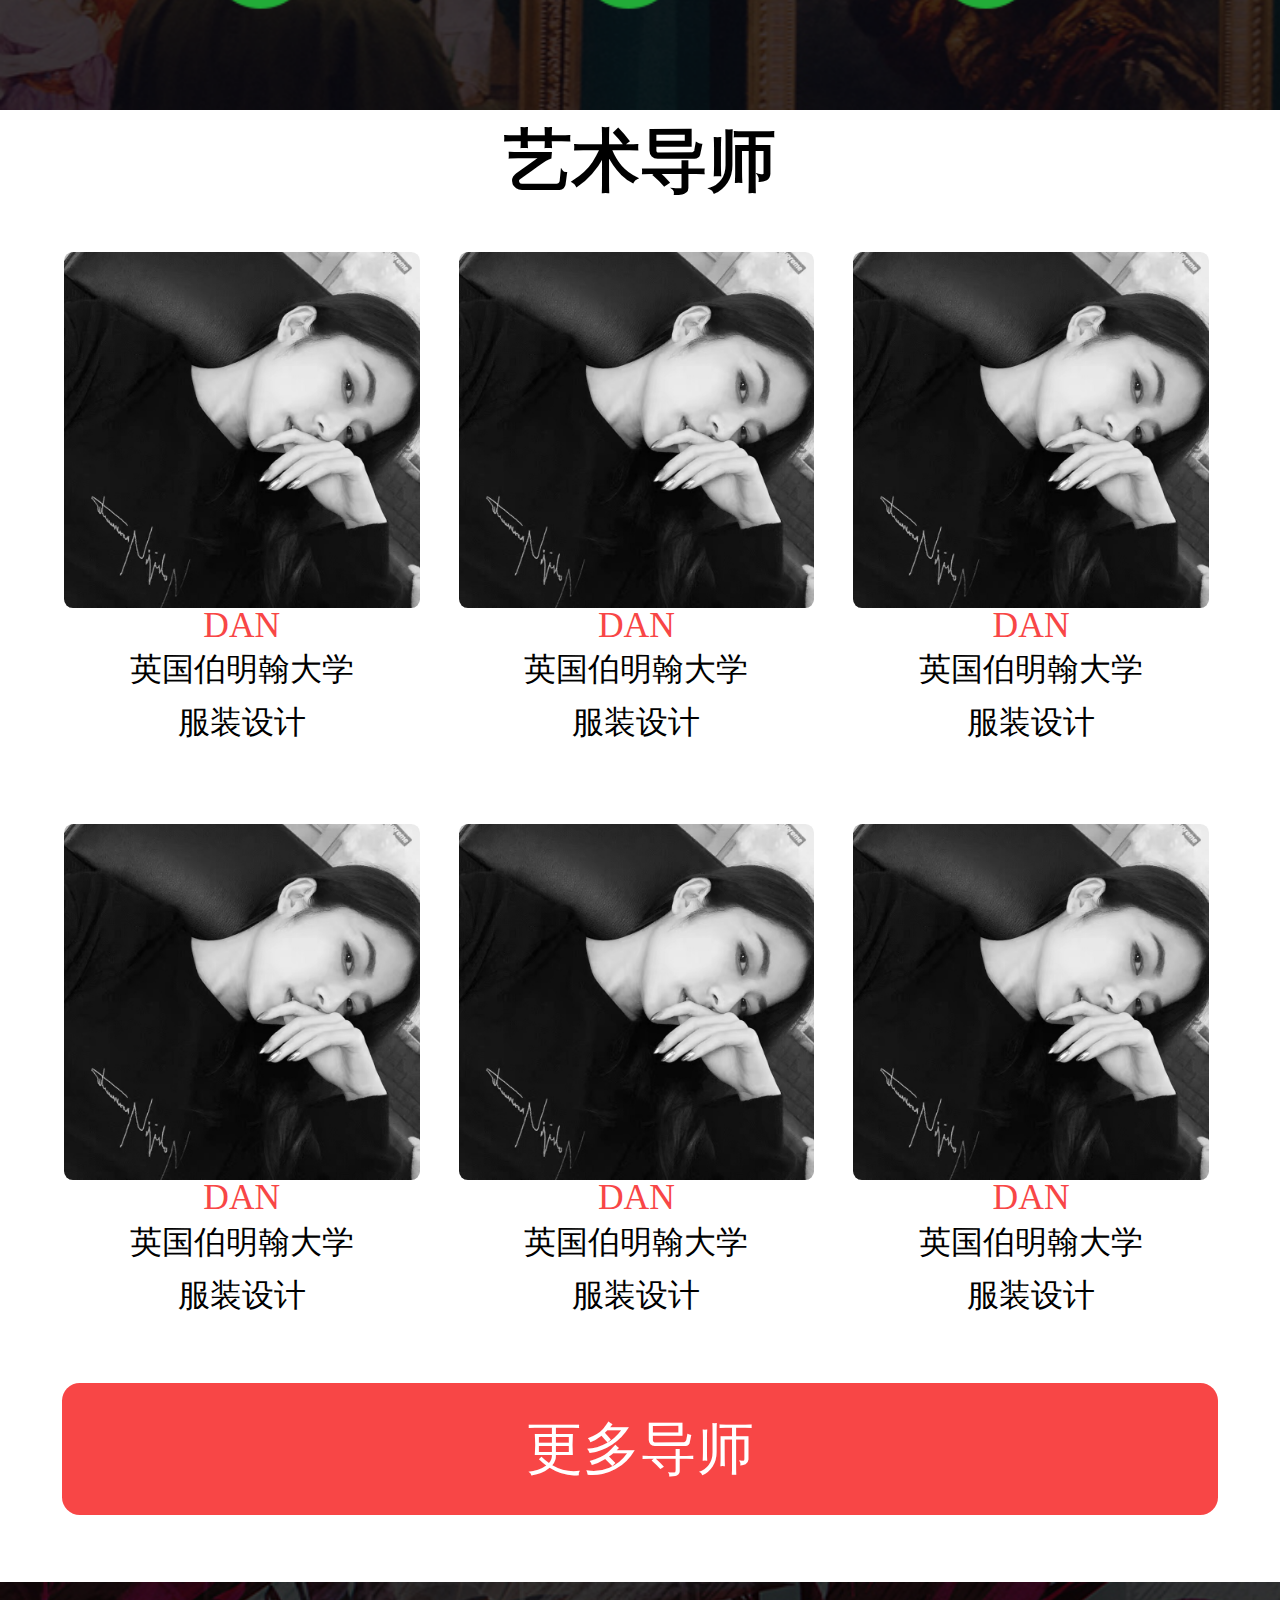
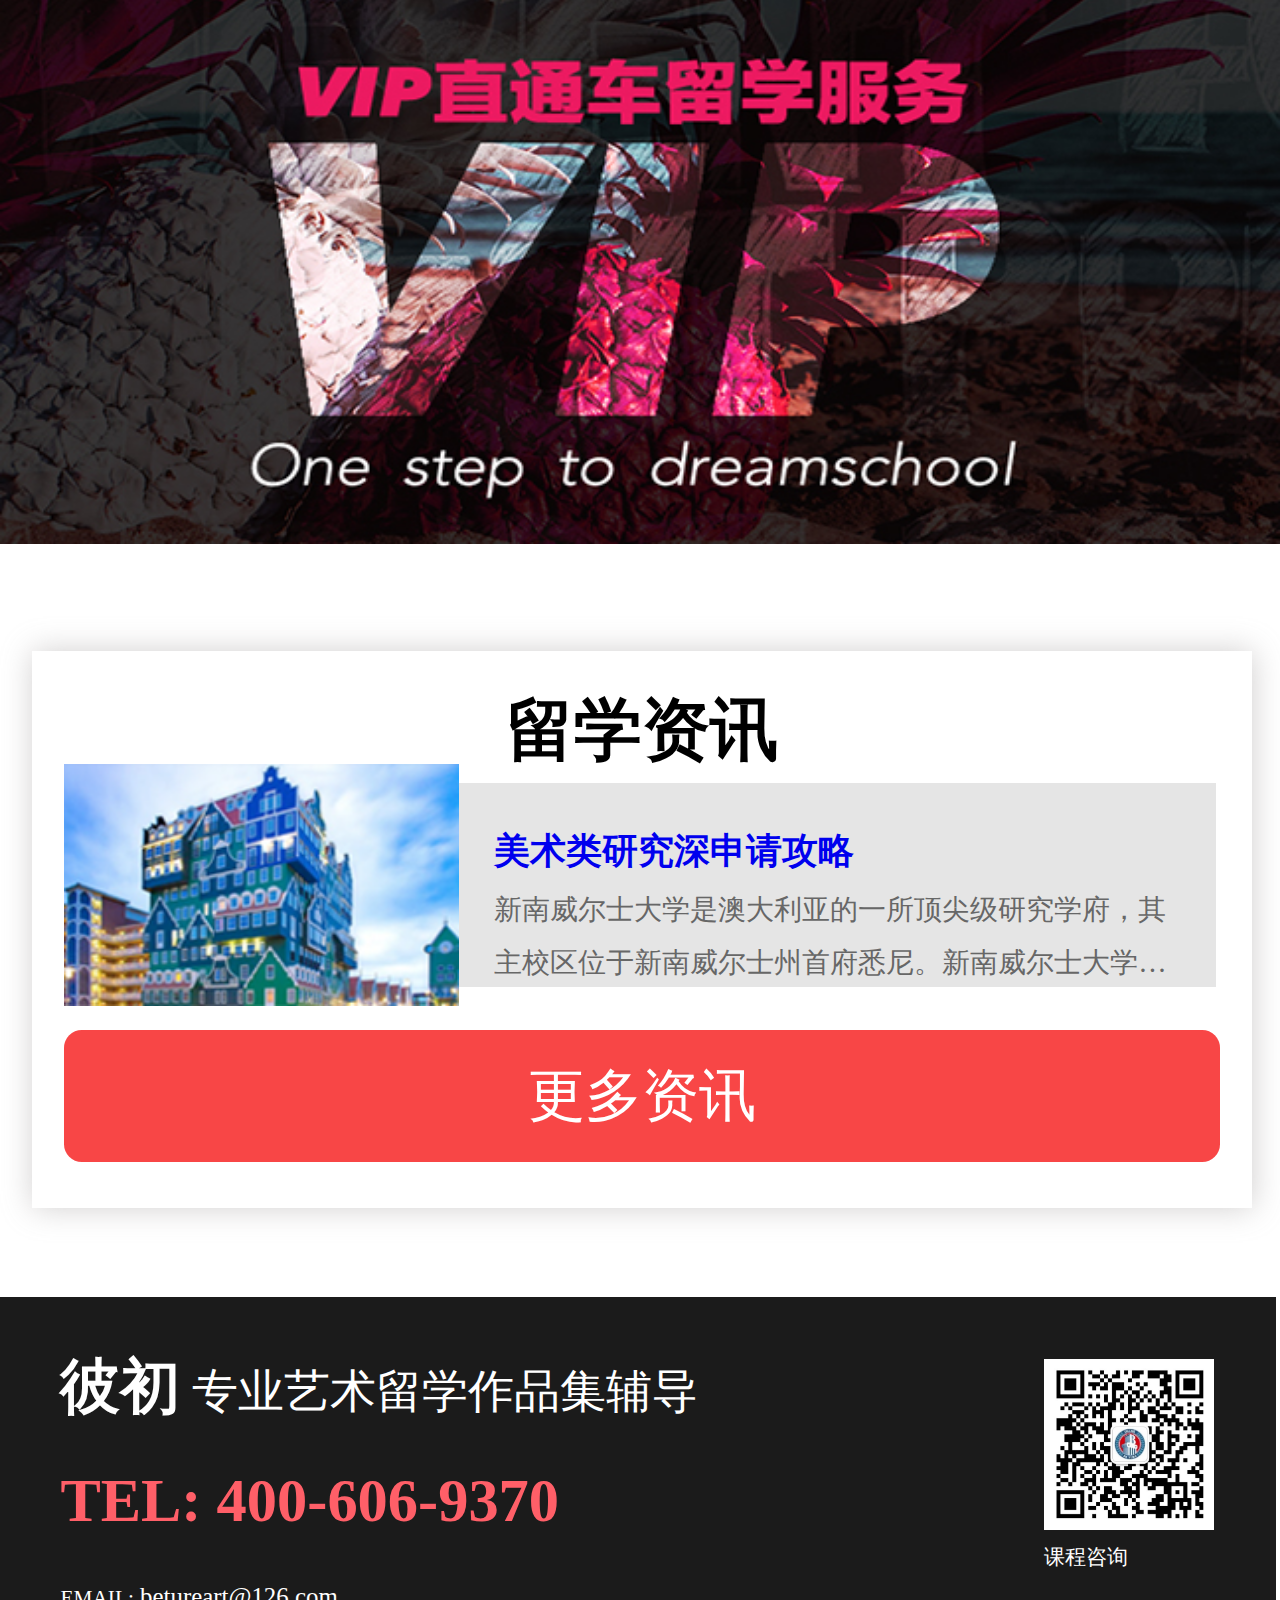
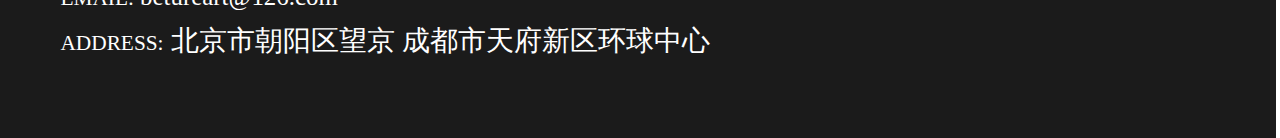
<file: beture/undergraduate.html>
<!DOCTYPE html>
<html lang="en">
<head>
    <meta charset="UTF-8">
    <title>彼初艺术留学</title>
    <meta name="viewport" content="width=device-width,initial-scale=1.0,user-scalable=no">
    <link rel="stylesheet" href="static/css/base.css">
    <link rel="stylesheet" href="static/css/style.css">
    <link rel="stylesheet" href="static/css/reset.css">
    <script src="static/js/zepto.js"></script>
    <script src="static/js/touch.js"></script>
    <script src="static/js/fx.js"></script>
    <script src="static/js/fx_methods.js"></script>
</head>
<body>
<div class="contain">
<!--顶部-->
<header class="head">
        <span></span>
        <a href="#">
            <i></i>
            <b>彼初艺术留学</b>
        </a>
</header>
    <!--下拉部分-->
    <div class="tap_list" style="display: none">
        <div class="taps active"><a href="index.html"></a><i></i>首页</div>
        <div class="taps"><a href="undergraduate.html"></a><i></i>本科作品集</div>
        <div class="taps"><a href="undergraduate.html"></a><i></i>研究生作品集</div>
        <div class="taps"><a href="vipzhitongche.html"></a><i></i>VIP直通车</div>
        <div class="taps"><a href="academy.html"></a><i></i>艺术院校</div>
        <div class="taps"><a href="#"></a><i></i>艺术专业</div>
        <div class="taps"><a href="#"></a><i></i>艺术导师</div>
        <div class="taps"><a href="#"></a><i></i>成功案例</div>
        <div class="taps"><a href="#"></a><i></i>彼初工坊</div>
        <div class="taps"><a href="#"></a><i></i>艺术资讯</div>
    </div>
    <!--banner-->
<div class="graduate_banner">
    <h2>作品集培训课程</h2>
    <p>
        <span>海外教授亲授</span>
        <span>海外名师辅导</span>
        <span>直击欧美名校</span>
    </p>
</div>
    <!--nav-->
    <div class="graduate_nav clearfix">
        <div class="nav_inn">
           <span class="nav_left active">本科</span>
            <i></i>
            <span class="nav_right">研究生</span>
        </div>
    </div>
    <!--本科生作品集-->
    <div class="undergraduate_content">
        <h2>本科生（BA）作品集课程</h2>
        <hr>
        <p class="crowd">针对人群：15-20岁，想要读本科生的学生</p>
        <img src="static/uploads/image/benke_03.jpg">
        <p class="content">
            彼初国际艺术课程研发部联合国外知名艺术院校教授，根据国外艺术院校的教学理念，帮助学生体验完整的创作过程。
            <br>
            并从思维方式、知识体系和实践动手能力等多维度，建立对科系的专业认知，获得核心能力，并完成一本有水准的专业作品集。
            <br>
            直申国际艺术名校，冲刺奖学金。
        </p>
    </div>
    <!--研究生作品集-->
    <div class="graduate_content"  style="display: none">
        <h2>研究生（MA）作品集课程</h2>
        <hr>
        <p class="crowd">针对人群：20-40岁，想要读研究生的学生</p>
        <img src="static/uploads/image/b2.png">
        <p class="content">
            彼初导师将根据每个学生的不同背景、专业程度和意向院校匹配对应课程内容，
            深入调研和发展，辅导学生完成符合研究生水准的项目。
            <br>
            除专业课程外，学生更有机会通过渠道申请知名企业和工作室实习机会，
            优秀者更有机会获得业内大牛设计师签名推荐信。
        </p>
    </div>
    <!--教学系统-->
    <div class="teachsystem">
        <h2>教学系统</h2>
        <div>
            <p>
                <img src="static/uploads/image/bks_11_03.jpg">
                <img src="static/uploads/image/bks_11_03.jpg">
                <img src="static/uploads/image/bks_11_03.jpg">
                <img src="static/uploads/image/bks_11_03.jpg">
            </p>
            <p>
                <img src="static/uploads/image/bks_11_03.jpg">
                <img src="static/uploads/image/bks_11_03.jpg">
                <img src="static/uploads/image/bks_11_03.jpg">
                <img src="static/uploads/image/bks_11_03.jpg">
            </p>
        </div>


    </div>
    <!--本科生资深团队-->
    <div class="team" style="display: none">
        <img src="static/uploads/image/bks-2.png">
    </div>
    <!--研究生资深团队-->
    <div class="team">
        <img src="static/uploads/image/yjs-2.png">
    </div>

    <!--艺术导师-->
    <div class="artteacher">
        <h3>艺术导师</h3>
        <div class="tutor">
            <p>
                <img src="static/uploads/image/comimg1.png">
                <span class="imgtit">DAN</span>
                <span class="btmtit">英国伯明翰大学</span>
                <span  class="btmtit">服装设计</span>
            </p>
            <p>
                <img src="static/uploads/image/comimg1.png">
                <span class="imgtit">DAN</span>
                <span class="btmtit">英国伯明翰大学</span>
                <span  class="btmtit">服装设计</span>
            </p>
            <p>
                <img src="static/uploads/image/comimg1.png">
                <span class="imgtit">DAN</span>
                <span class="btmtit">英国伯明翰大学</span>
                <span  class="btmtit">服装设计</span>
            </p>
        </div>
        <div class="tutor">
            <p>
                <img src="static/uploads/image/comimg1.png">
                <span class="imgtit">DAN</span>
                <span class="btmtit">英国伯明翰大学</span>
                <span  class="btmtit">服装设计</span>
            </p>
            <p>
                <img src="static/uploads/image/comimg1.png">
                <span class="imgtit">DAN</span>
                <span class="btmtit">英国伯明翰大学</span>
                <span  class="btmtit">服装设计</span>
            </p>
            <p>
                <img src="static/uploads/image/comimg1.png">
                <span class="imgtit">DAN</span>
                <span class="btmtit">英国伯明翰大学</span>
                <span  class="btmtit">服装设计</span>
            </p>
        </div>
        <a href="#">
            <button class="more">更多导师</button>
        </a>
    </div>
    <!--VIP通道-->
    <div class="viproad">
        <img src="static/uploads/image/vip.png">
    </div>

    <!--留学资讯-->
    <div class="message">
        <h3>留学资讯</h3>
        <div>
            <img src="static/uploads/image/liuxue1.png">
            <dl class="clearfix">
                <dt>
                    <a href="#">美术类研究深申请攻略</a>
                </dt>
                <dd>
                    新南威尔士大学是澳大利亚的一所顶尖级研究学府，其主校区位于新南威尔士州首府悉尼。新南威尔士大学的服装设计专业深受艺术留学生的欢迎，是一门热门专业。
                </dd>
            </dl>
        </div>
        <a href="#" class="btn">
            <button class="more">更多资讯</button>
        </a>
    </div>
    <!--底部-->
    <div class="foot">
        <p class="foot_tit">
            <span>彼初</span>
            专业艺术留学作品集辅导
        </p>
        <p class="foot_tel">
            <span>TEL:</span>
            400-606-9370
        </p>
        <p class="foot_email">
            <span>EMAIL:</span>
            betureart@126.com
        </p>
        <p class="foot_add">
            <span>address:</span>
            北京市朝阳区望京
            成都市天府新区环球中心
        </p>
        <div>
            <img src="static/uploads/image/wxkf.jpg">
            <span>课程咨询</span>
        </div>
    </div>
</div>
<script src="static/js/comm.js"></script>
<script src="static/js/index.js"></script>

<script>
    window.onload=function () {
        vw();
    }
</script>
</body>
</html>
</file>
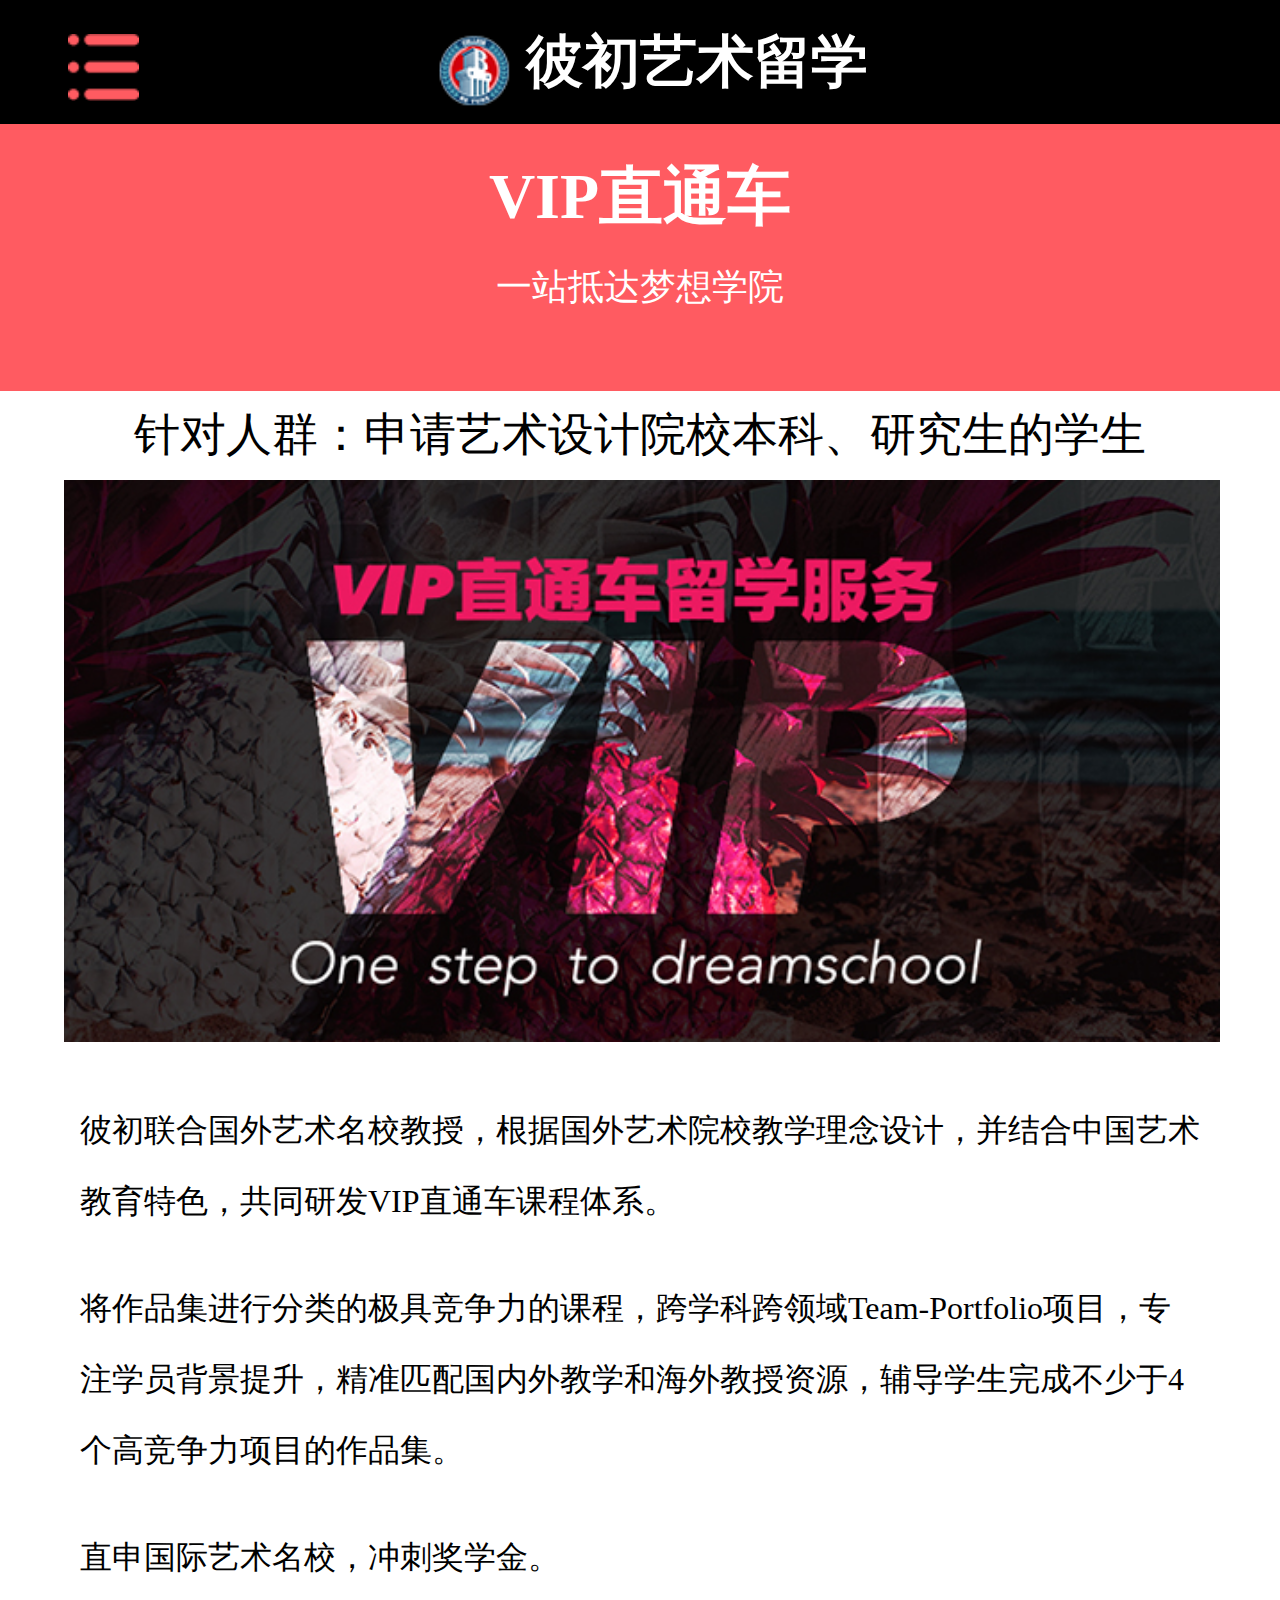
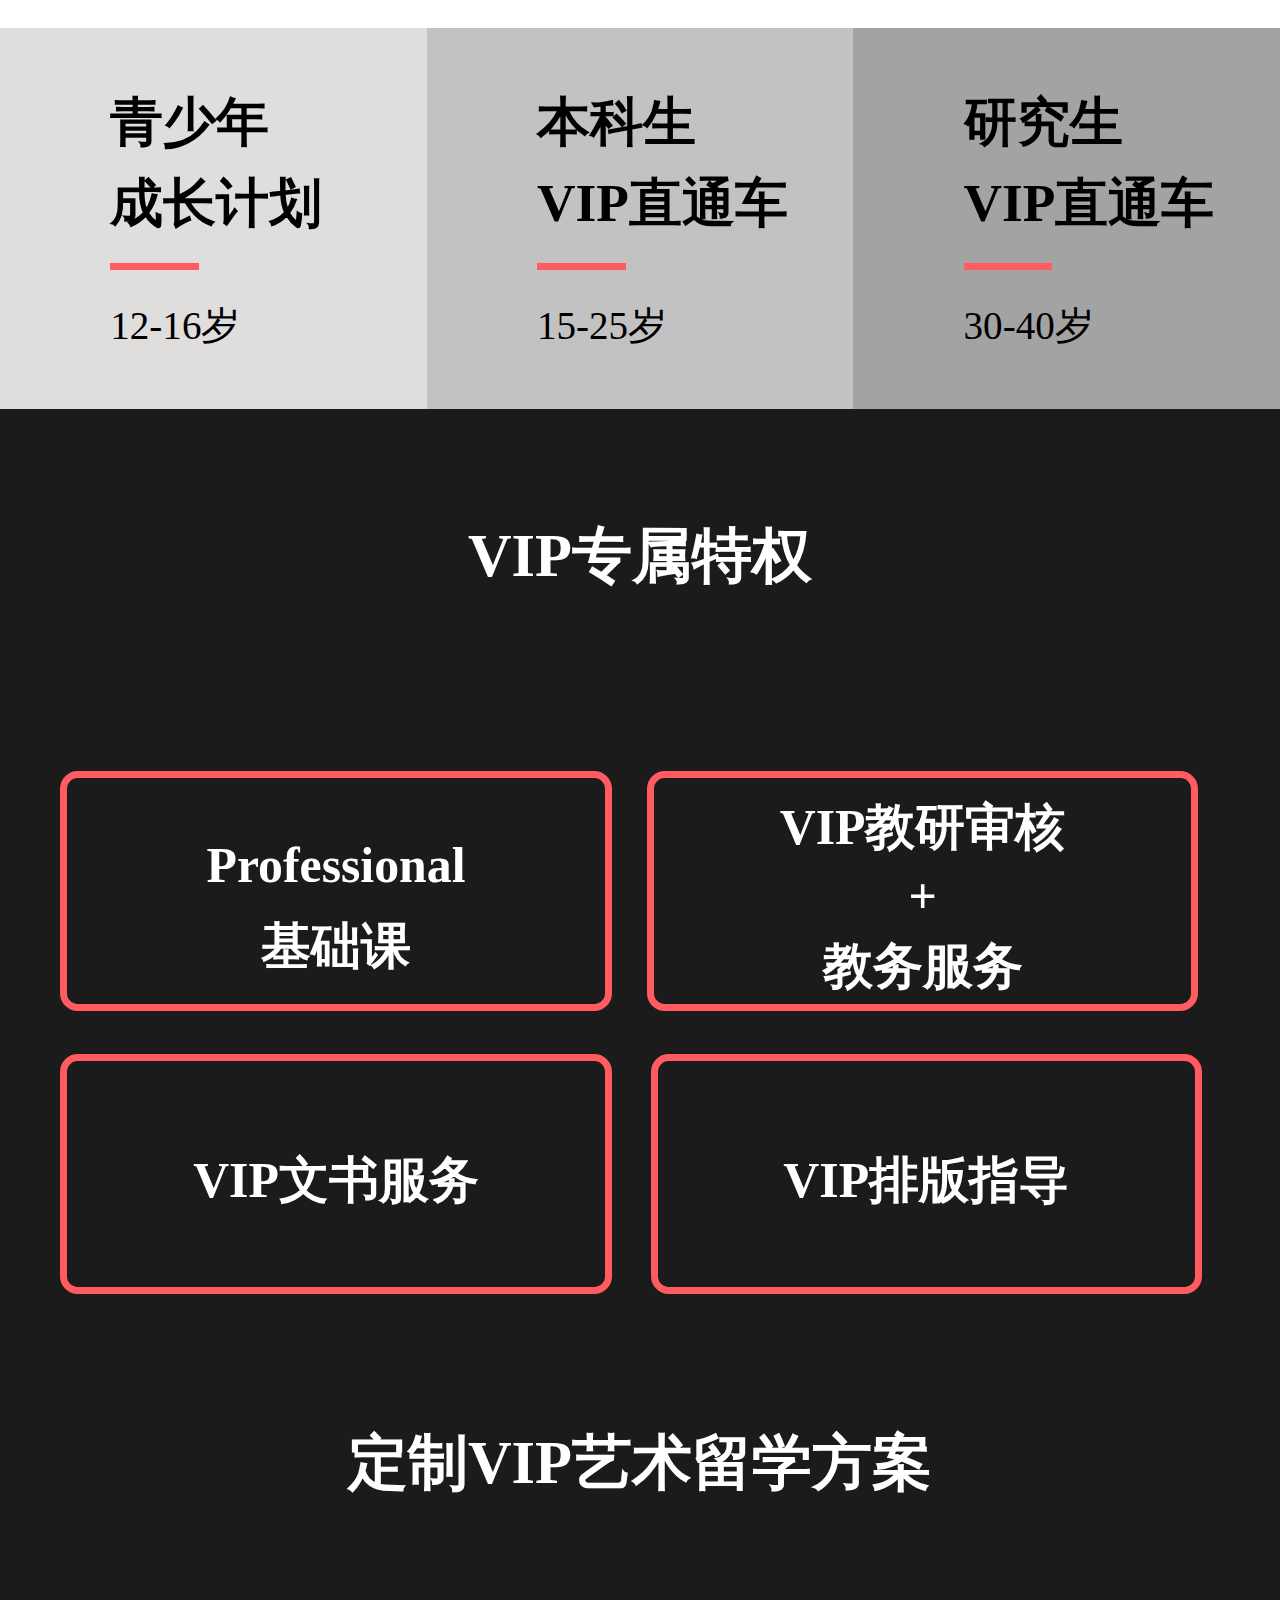
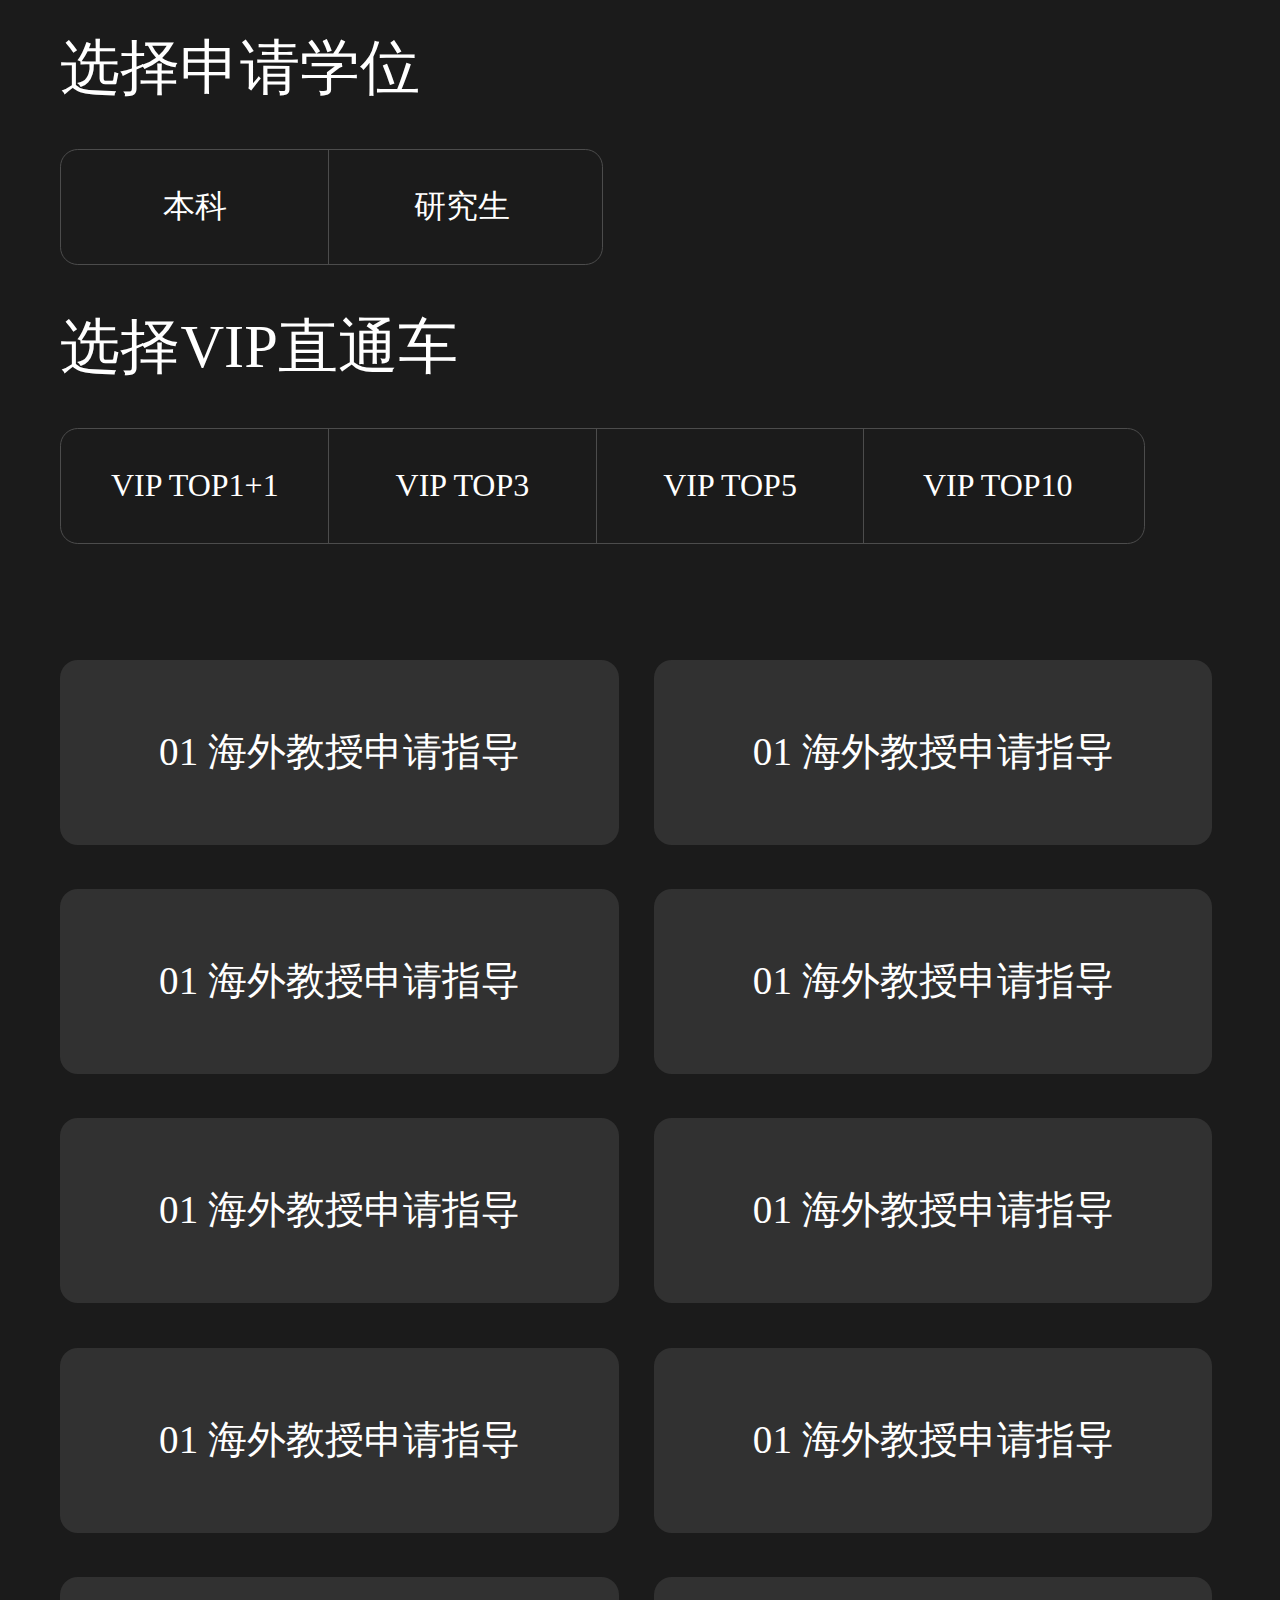
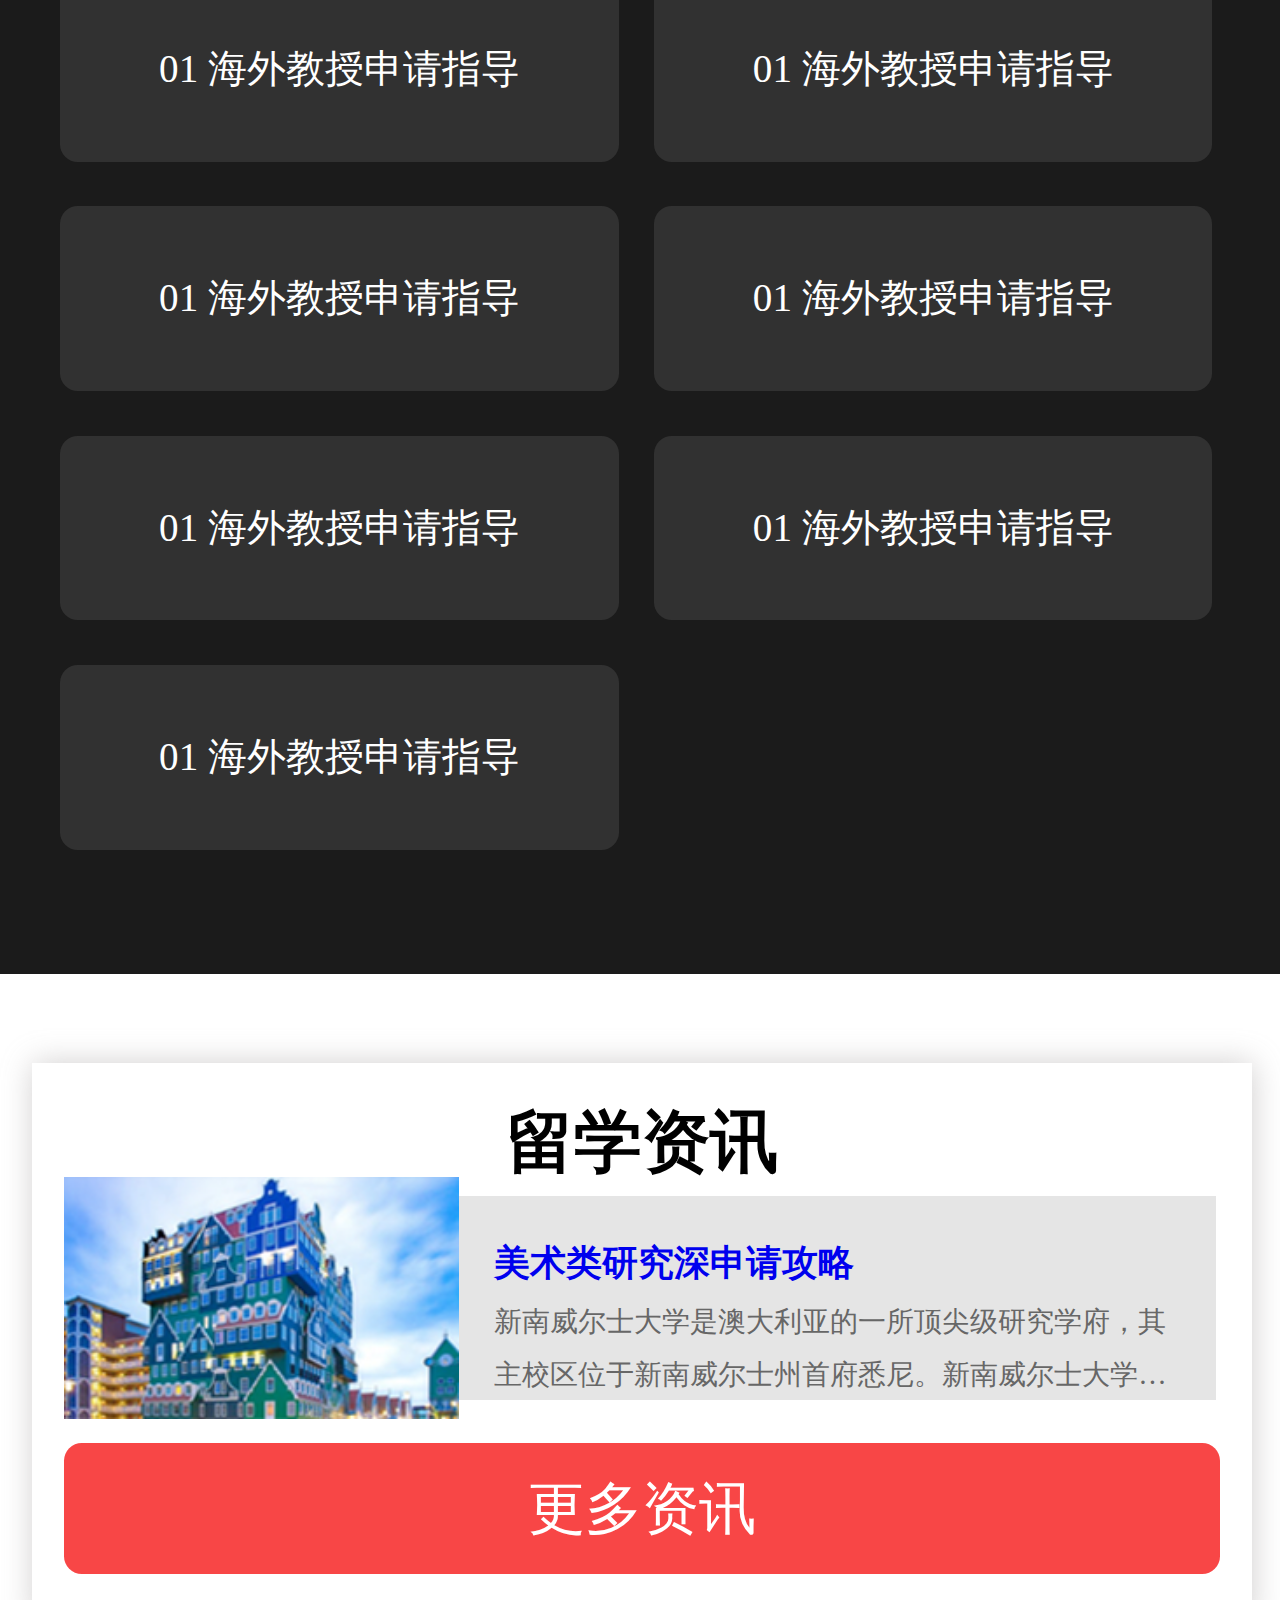
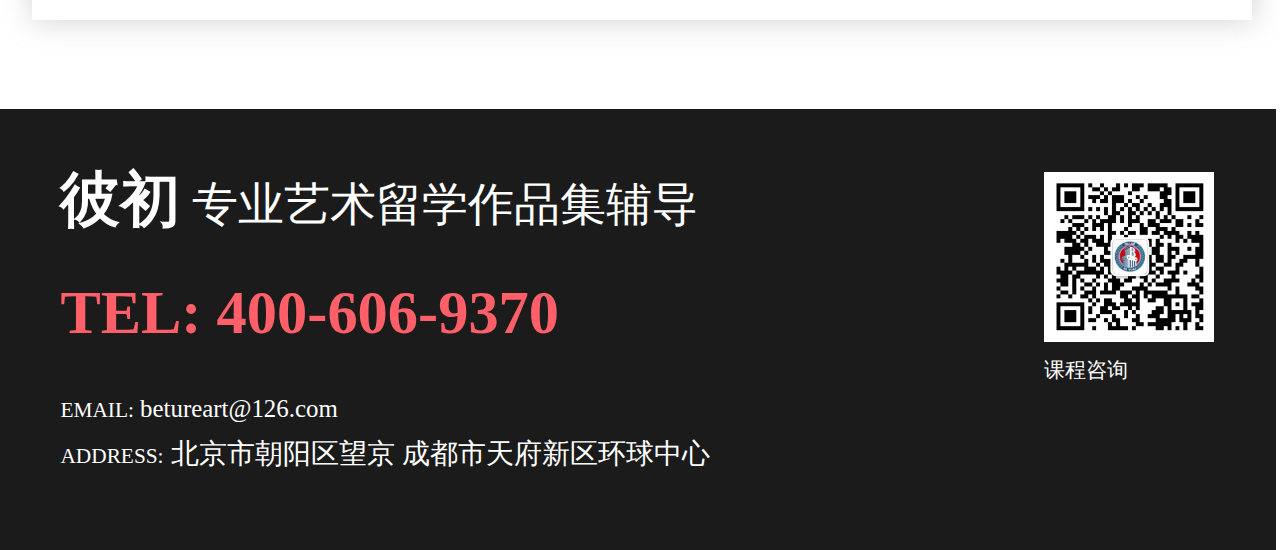
<file: beture/vipzhitongche.html>
<!DOCTYPE html>
<html lang="en">
<head>
    <meta charset="UTF-8">
    <title>VIP直通车</title>
    <meta name="viewport" content="width=device-width,initial-scale=1.0,user-scalable=no">
    <link rel="stylesheet" href="static/css/base.css">
    <link rel="stylesheet" href="static/css/style.css">
    <link rel="stylesheet" href="static/css/reset.css">
    <script src="static/js/zepto.js"></script>
    <script src="static/js/touch.js"></script>
    <script src="static/js/fx.js"></script>
    <script src="static/js/fx_methods.js"></script>
</head>
<body>
<div class="contain">
<!--顶部-->
<header class="head">
        <span></span>
        <a href="#">
            <i></i>
            <b>彼初艺术留学</b>
        </a>
</header>
    <!--下拉部分-->
    <div class="tap_list" style="display: none">
        <div class="taps active"><a href="index.html"></a><i></i>首页</div>
        <div class="taps"><a href="undergraduate.html"></a><i></i>本科作品集</div>
        <div class="taps"><a href="undergraduate.html"></a><i></i>研究生作品集</div>
        <div class="taps"><a href="vipzhitongche.html"></a><i></i>VIP直通车</div>
        <div class="taps"><a href="academy.html"></a><i></i>艺术院校</div>
        <div class="taps"><a href="#"></a><i></i>艺术专业</div>
        <div class="taps"><a href="#"></a><i></i>艺术导师</div>
        <div class="taps"><a href="#"></a><i></i>成功案例</div>
        <div class="taps"><a href="#"></a><i></i>彼初工坊</div>
        <div class="taps"><a href="#"></a><i></i>艺术资讯</div>
    </div>
    <!--banner-->
<div class="graduate_banner">
    <h2>VIP直通车</h2>
    <p>
        <span>一站抵达梦想学院</span>
    </p>
</div>
    <!--vip直通车服务-->
    <div class="undergraduate_content">
        <p class="crowd">针对人群：申请艺术设计院校本科、研究生的学生</p>
        <img src="static/uploads/image/vip.png">
        <div class="content">

            <p>
            彼初联合国外艺术名校教授，根据国外艺术院校教学理念设计，并结合中国艺术教育特色，共同研发VIP直通车课程体系。
             </p>
            <p>
            将作品集进行分类的极具竞争力的课程，跨学科跨领域Team-Portfolio项目，专注学员背景提升，精准匹配国内外教学和海外教授资源，辅导学生完成不少于4个高竞争力项目的作品集。
            </p>
            <p>
            直申国际艺术名校，冲刺奖学金。
            </p>
        </div>
    </div>
   <!--青少年-->
    <div class="threetit">
        <div class="teenager">
        <h2>青少年</h2>
        <h2>成长计划</h2>
        <hr>
        <p>12-16岁</p>
    </div>
        <div class="undergra_stu">
            <h2>本科生</h2>
            <h2>VIP直通车</h2>
            <hr>
            <p>15-25岁</p>
        </div>
        <div class="gradate_stu">
            <h2>研究生</h2>
            <h2>VIP直通车</h2>
            <hr>
            <p>30-40岁</p>
        </div>

    </div>
    <!--VIP专属特权-->
    <div class="vip_privilege clearfix">
        <h3>VIP专属特权</h3>
        <div class="vip_privilege_top clearfix">
        <div class="privilege_tl">
            <span>Professional</span>
            <span>基础课</span>
        </div>
        <div class="privilege_tr">
            <span>VIP教研审核</span>
            <span>+</span>
            <span>教务服务</span>
        </div>
        <div class="privilege_bl">
            <span>VIP文书服务</span>
        </div>
        <div class="privilege_br">
            <span>VIP排版指导</span>
        </div>
        </div>
        <h3>定制VIP艺术留学方案</h3>
        <div class="choose">
        <div class="choosedegree clearfix">
            <h4>选择申请学位</h4>
            <p >
                <span>本科</span>
                <span>研究生</span>
            </p>
        </div>
        <div class="vipcar clearfix">
            <h4>选择VIP直通车</h4>
            <p >
                <span>VIP TOP1+1</span>
                <span>VIP TOP3</span>
                <span>VIP TOP5</span>
                <span>VIP TOP10</span>
            </p>
        </div>
            <div class="curcontent vip1">
                <ul>
                    <li><span>01 海外教授申请指导</span></li>
                    <li><span>01 海外教授申请指导</span></li>
                    <li><span>01 海外教授申请指导</span></li>
                    <li><span>01 海外教授申请指导</span></li>
                    <li><span>01 海外教授申请指导</span></li>
                    <li><span>01 海外教授申请指导</span></li>
                    <li><span>01 海外教授申请指导</span></li>
                    <li><span>01 海外教授申请指导</span></li>
                    <li><span>01 海外教授申请指导</span></li>
                    <li><span>01 海外教授申请指导</span></li>
                    <li><span>01 海外教授申请指导</span></li>
                    <li><span>01 海外教授申请指导</span></li>
                    <li><span>01 海外教授申请指导</span></li>
                    <li><span>01 海外教授申请指导</span></li>
                    <li><span>01 海外教授申请指导</span></li>
                </ul>

            </div>
        </div>

    </div>
    <!--留学资讯-->
    <div class="message">
        <h3>留学资讯</h3>
        <div>
            <img src="static/uploads/image/liuxue1.png">
            <dl class="clearfix">
                <dt>
                    <a href="#">美术类研究深申请攻略</a>
                </dt>
                <dd>
                    新南威尔士大学是澳大利亚的一所顶尖级研究学府，其主校区位于新南威尔士州首府悉尼。新南威尔士大学的服装设计专业深受艺术留学生的欢迎，是一门热门专业。
                </dd>
            </dl>
        </div>
        <a href="#" class="btn">
            <button class="more">更多资讯</button>
        </a>
    </div>
    <!--底部-->
    <div class="foot">
        <p class="foot_tit">
            <span>彼初</span>
            专业艺术留学作品集辅导
        </p>
        <p class="foot_tel">
            <span>TEL:</span>
            400-606-9370
        </p>
        <p class="foot_email">
            <span>EMAIL:</span>
            betureart@126.com
        </p>
        <p class="foot_add">
            <span>address:</span>
            北京市朝阳区望京
            成都市天府新区环球中心
        </p>
        <div>
            <img src="static/uploads/image/wxkf.jpg">
            <span>课程咨询</span>
        </div>
    </div>
</div>
<script src="static/js/index.js"></script>

<script>
    window.onload=function () {
        vw();
    }
</script>
</body>
</html>
</file>
<file: beture/static/css/base.css>
* {
  margin: 0;
  padding: 0;
}
a {
  text-decoration: none;
  border: 0;
}
.clearfix:after {
  content: '';
  display: inline;
  height: 0;
  line-height: 0;
  clear: both;
}
html,
body {
  width: 100%;
  height: 100%;
}
.head {
  width: 100%;
  height: 1.16666667rem;
  background-color: #000;
  position: fixed;
  top: 0;
  left: 0;
  z-index: 99999;
}
.head span {
  display: block;
  width: 0.66666667rem;
  height: 0.63333333rem;
  background: url("../image/daohangimg.png") no-repeat 0 0;
  background-size: 100%;
  position: absolute;
  top: 0.31666667rem;
  left: 0.63333333rem;
}
.head a i {
  display: inline-block;
  width: 0.75rem;
  height: 0.81666667rem;
  background: url("../image/logo.png") no-repeat 0 0;
  background-size: 100%;
  position: absolute;
  top: 0.25rem;
  left: 4.08333333rem;
}
.head a b {
  display: inline-block;
  font-size: 0.53333333rem;
  color: #fff;
  font-weight: bold;
  position: absolute;
  left: 4.83333333rem;
  top: 0.31666667rem;
  margin-left: 0.1rem;
}
/*下拉部分*/
.tap_list {
  width: 100%;
  background-color: #29292C;
  position: fixed;
  z-index: 99999999 ;
}
.tap_list .taps {
  height: 1.33333333rem;
  font-size: 0.5rem;
  line-height: 1.33333333rem;
  border-bottom: 1px #ccc solid;
  color: #fff;
  position: relative;
}
.tap_list .taps a {
  position: absolute;
  display: inline-block;
  width: 100%;
  height: 100%;
}
.tap_list .taps i {
  display: inline-block;
  width: 0.66666667rem;
  height: 0.3rem;
  margin-right: 0.66666667rem;
}
.active {
  color: #c00;
}
.banner {
  height: 100%;
  margin-top: 1.16666667rem;
}
.banner .banner-inn {
  height: 100%;
}
.banner .banner-inn .banner-img {
  width: 12rem;
  height: 5.61666667rem;
}
.banner .banner-inn .banner-img img {
  width: 100%;
}
.nav {
  width: 100%;
  height: 1.66666667rem;
  margin-top: 0.66666667rem;
}
.nav ul {
  display: flex;
  flex-direction: row;
  justify-content: space-around;
  align-items: center;
}
.nav ul li {
  width: 1.1rem;
}
.nav ul li a {
  display: inline-block;
  width: 100%;
  text-decoration: none;
}
.nav ul li a img {
  vertical-align: top;
  width: 0.93333333rem;
  height: 0.93333333rem;
}
.nav ul li span {
  font-size: 0.5rem;
  font-weight: normal;
  color: #000;
}
/*热门课程*/
.hotcourse {
  width: 100%;
  height: 7rem;
  margin-bottom: 0.66666667rem;
}
.hotcourse h3 {
  font-size: 0.6rem;
  color: #000;
  text-align: center;
  margin-top: 1.16666667rem;
  margin-bottom: 0.86666667rem;
}
.hotcourse div {
  width: 100%;
  box-sizing: border-box;
}
.hotcourse div p {
  width: 4.23333333rem;
  height: 5.43333333rem;
  display: flex;
  flex-direction: column;
  align-items: center;
  justify-content: center;
}
.hotcourse div p a {
  display: inline-block;
  width: 100%;
  height: 4.16666667rem;
}
.hotcourse div p a img {
  display: inline-block;
  border-radius: 0.16666667rem;
  width: 100%;
  box-shadow: 0 12px 22px 0 rgba(0, 0, 0, 0.26);
}
.hotcourse div p .imgtitl {
  display: block;
  width: 100%;
  height: 1.13333333rem;
  background-color: #f84646;
  color: #fff;
  font-size: 0.53333333rem;
  position: relative;
  top: -1rem;
  left: 0;
}
.hotcourse div p .explain {
  font-size: 0.36666667rem;
  line-height: 0.46666667rem;
}
.hotcourse div p:first-child {
  float: left;
  margin-left: 1.33333333rem;
}
.hotcourse div p:last-child {
  float: right;
  margin-right: 1.33333333rem;
}
/*Why choose us*/
.choose {
  position: relative;
}
.choose h5 {
  width: 100%;
  font-size: 0.83333333rem;
  color: #fff;
  font-weight: bold;
  text-align: center;
  position: absolute;
  top: 0.5rem;
  left: 0;
  text-transform: capitalize;
}
.choose img {
  width: 100%;
  height: 10.86666667rem;
}
/*热门专业*/
.hotmajor {
  width: 100%;
  margin-top: 0.96666667rem;
  text-align: center;
}
.hotmajor h2 {
  font-size: 0.63333333rem;
  font-weight: bold;
  margin-bottom: 1.16666667rem;
}
.hotmajor ul {
  width: 100%;
  height: 8.46666667rem;
  box-sizing: border-box;
  position: relative;
}
.hotmajor ul li {
  width: 50%;
  height: 100%;
  position: absolute;
  top: 0;
  left: 50%;
  transform: translateX(-50%);
}
.hotmajor ul li a {
  display: inline-block;
  width: 100%;
  height: 100%;
  position: absolute;
  top: 0;
  left: 0;
}
.hotmajor ul li a img {
  width: 100%;
  height: 100%;
  position: absolute;
  top: -1.66666667rem;
  left: 0;
}
/*艺术导师*/
.artteacher h3 {
  font-size: 0.63333333rem;
  font-weight: bold;
  text-align: center;
  margin-bottom: 0.16666667rem;
}
.artteacher .tutor {
  display: flex;
  margin: 0.36666667rem 0.6rem;
}
.artteacher .tutor p {
  display: flex;
  /*要加下面属性的前提是要加这个*/
  flex-direction: column;
  align-items: center;
  justify-content: center;
  width: 3.33333333rem;
  height: 5rem;
  margin-right: 0.36666667rem;
}
.artteacher .tutor p img {
  width: 100%;
  border-radius: 0.08333333rem;
}
.artteacher .tutor p .imgtit {
  display: block;
  font-size: 0.33333333rem;
  color: #F84646;
}
.artteacher .tutor p .btmtit {
  display: block;
  font-size: 0.3rem;
  line-height: 0.5rem;
}
.artteacher .tutor p:last-child {
  margin-right: 0;
}
.artteacher a {
  width: 100%;
  display: inline-block;
  text-align: center;
}
.artteacher a .more {
  width: 10.83333333rem;
  height: 1.23333333rem;
  background-color: #f84646;
  border-radius: 0.16666667rem;
  border: 0;
  color: #fff;
  font-size: 0.53333333rem;
  line-height: 1.23333333rem;
}
/*成功案例*/
.success {
  margin-top: 0.58333333rem;
}
.success h3 {
  font-size: 0.63333333rem;
  font-weight: bold;
  text-align: center;
}
.success .success-left {
  float: left;
  margin-left: 1.43333333rem;
  width: 2.85rem;
  height: 5.53333333rem;
}
.success .success-left img {
  width: 100%;
}
.success .success-right {
  width: 5.83333333rem;
  flex-wrap: wrap;
  float: right;
  margin-right: 1.36666667rem;
  margin-top: 0.8rem;
}
.success .success-right p {
  font-size: 0.46666667rem;
  color: #f84646;
  font-weight: bold;
  line-height: 0.9rem;
}
.success .success-right p:last-child {
  margin-top: 0.33333333rem;
  color: #303030;
  font-weight: normal;
  font-size: 0.3rem;
  line-height: 0.5rem;
}
.success .success-right p:last-child span {
  font-weight: bold;
  color: #000;
}
.success a {
  width: 100%;
  display: inline-block;
  text-align: center;
  margin-top: 20px;
}
.success a .more {
  width: 10.83333333rem;
  height: 1.23333333rem;
  background-color: #f84646;
  border-radius: 0.16666667rem;
  border: 0;
  color: #fff;
  font-size: 0.53333333rem;
  line-height: 1.23333333rem;
}
/*留学资讯*/
.message {
  width: 10.83333333rem;
  margin: 0.83333333rem 0.3rem;
  padding: 0.43333333rem 0.3rem;
  box-shadow: 1px 0 29px rgba(193, 191, 191, 0.75);
}
.message h3 {
  width: 100%;
  font-size: 0.63333333rem;
  font-weight: bold;
  text-align: center;
}
.message div {
  display: flex;
  flex-direction: row;
  align-items: center;
}
.message div img {
  width: 3.7rem;
  height: 2.26666667rem;
  float: left;
}
.message div dl {
  width: 7.1rem;
  height: 1.91666667rem;
  padding: 0.33333333rem;
  box-sizing: border-box;
  background-color: #e5e5e5;
  color: #676767;
  font-size: 0.33333333rem;
  line-height: 0.6rem;
  overflow: hidden;
  float: left;
}
.message div dl dt {
  font-size: 0.33333333rem;
  font-weight: bold;
  color: #8096ff;
}
.message div dl dd {
  width: 100%;
  overflow: hidden;
  text-overflow: ellipsis;
  display: -webkit-box;
  -webkit-line-clamp: 2;
  -webkit-box-orient: vertical;
  font-size: 0.26666667rem;
  line-height: 0.5rem;
}
.message .btn {
  width: 12rem;
  display: inline-block;
  margin-top: 20px;
}
.message .btn .more {
  width: 10.83333333rem;
  height: 1.23333333rem;
  background-color: #f84646;
  border-radius: 0.16666667rem;
  border: 0;
  color: #fff;
  font-size: 0.53333333rem;
  line-height: 1.23333333rem;
}
/*底部*/
.foot {
  position: relative;
  width: 10.83333333rem;
  height: 3rem;
  padding: 0.56666667rem;
  background-color: #1b1b1b;
}
.foot .foot_tit {
  color: #ffffff;
  font-size: 0.43333333rem;
  padding-bottom: 0.5rem;
  line-height: 0.43333333rem;
}
.foot .foot_tit span {
  display: inline-block;
  font-size: 0.56666667rem;
  line-height: 0.56666667rem;
  font-weight: bold;
}
.foot .foot_tel {
  font-size: 0.56666667rem;
  color: #ff5f68;
  font-weight: bold;
}
.foot .foot_email {
  font-size: 0.23333333rem;
  color: #fff;
  padding-top: 0.5rem;
}
.foot .foot_email span {
  text-transform: uppercase;
  font-size: 0.2rem;
  color: #fff;
}
.foot .foot_add {
  font-size: 0.26666667rem;
  color: #fff;
  padding-top: 0.16666667rem;
}
.foot .foot_add span {
  text-transform: uppercase;
  font-size: 0.2rem;
}
.foot div {
  position: absolute;
  top: 0.58333333rem;
  right: 0.58333333rem;
}
.foot div img {
  width: 1.6rem;
  height: 1.6rem;
}
.foot div span {
  display: block;
  font-size: 0.2rem;
  color: #fff;
}
</file>
<file: beture/static/css/style.css>
/*undergraduate(本科)*/
/*banner*/
* {
  margin: 0;
  padding: 0;
}
.clearfix:after {
  /*每次要在另一个页面用就要重新定义*/
  display: block;
  content: '';
  height: 0;
  line-height: 0;
  clear: both;
}
.graduate_banner {
  width: 100%;
  height: 2.5rem;
  background-color: #ff5b61;
  margin-top: 1.16666667rem;
  color: #fff;
}
.graduate_banner h2 {
  width: 100%;
  text-align: center;
  font-size: 0.6rem;
  font-weight: bold;
  line-height: 1.36666667rem;
}
.graduate_banner p {
  width: 100%;
  text-align: center;
  font-size: 0.33333333rem;
}
.graduate_banner p span {
  padding-right: 0.3rem;
}
.graduate_banner p span:last-child {
  padding-right: 0;
}
/*nav*/
.graduate_nav .nav_inn {
  position: relative;
  bottom: 0.4rem;
  left: 2.5rem;
  background-color: #fff;
  width: 6.86666667rem;
  height: 1.13333333rem;
  border-radius: 0.16666667rem;
  box-shadow: 0 0 20px 2px rgba(0, 0, 0, 0.25);
  padding-top: 0.43333333rem;
  box-sizing: border-box;
}
.graduate_nav .nav_inn .nav_left {
  display: block;
  width: 3.41666667rem;
  text-align: center;
  font-size: 0.26666667rem;
  float: left;
}
.graduate_nav .nav_inn i {
  display: block;
  width: 1px;
  height: 0.36666667rem;
  background-color: #b5b5b5;
  float: left;
}
.graduate_nav .nav_inn .nav_right {
  display: block;
  width: 3.41666667rem;
  text-align: center;
  font-size: 0.26666667rem;
  float: right;
}
/*本科生作品集*/
.undergraduate_content h2 {
  width: 100%;
  text-align: center;
  font-size: 0.66666667rem;
  font-weight: bold;
}
.undergraduate_content hr {
  width: 6.13333333rem;
  height: 0.01666667rem;
  background-color: #c9c9c9;
  margin: 0.33333333rem 0 0.66666667rem 3rem;
  border: 0;
}
.undergraduate_content .crowd {
  width: 100%;
  text-align: center;
  font-size: 0.43333333rem;
  line-height: 0.83333333rem;
  /*  margin-bottom: 20/@base;*/
}
.undergraduate_content img {
  width: 10.83333333rem;
  height: 5.26666667rem;
  margin-left: 0.6rem;
}
.undergraduate_content .content {
  margin: 0.33333333rem 0.41666667rem;
  font-size: 0.3rem;
  line-height: 0.66666667rem;
}
.undergraduate_content .content p {
  margin: 0.33333333rem;
}
/*研究生*/
.graduate_content h2 {
  width: 100%;
  text-align: center;
  font-size: 0.66666667rem;
  font-weight: bold;
}
.graduate_content hr {
  border: 0;
  width: 6.13333333rem;
  height: 0.01666667rem;
  background-color: #c9c9c9;
  margin: 0.33333333rem 0 0.66666667rem 3rem;
}
.graduate_content .crowd {
  width: 100%;
  text-align: center;
  font-size: 0.43333333rem;
  margin-bottom: 0.33333333rem;
}
.graduate_content img {
  width: 10.83333333rem;
  height: 5.26666667rem;
  margin-left: 0.6rem;
}
.graduate_content .content {
  margin: 0.33333333rem 0.41666667rem;
  font-size: 0.3rem;
  line-height: 0.66666667rem;
}
/*教学系统*/
.teachsystem h2 {
  width: 100%;
  text-align: center;
  font-size: 0.66666667rem;
  font-weight: bold;
}
.teachsystem div {
  width: 100%;
  display: flex;
  flex-direction: row;
  justify-content: center;
  align-items: center;
}
.teachsystem p {
  display: flex;
  flex-direction: column;
  justify-content: center;
  align-items: center;
  padding-right: 0.16666667rem;
  box-sizing: border-box;
  margin-top: 0.6rem;
}
.teachsystem p img {
  width: 5.33333333rem;
  height: 1.23333333rem;
  margin-bottom: 0.16666667rem;
}
/*资深团队*/
.team img {
  width: 100%;
  heigth: 6.56666667rem;
  margin-top: 0.91666667rem;
}
/*vip通道*/
.viproad {
  margin-top: 0.63333333rem;
}
.viproad img {
  width: 100%;
  height: 5.26666667rem;
}
/*VIP直通车*/
/*青少年*/
.threetit {
  width: 100%;
  display: flex;
  flex-direction: row;
}
.threetit div {
  width: 33%;
  background-color: #e0dddd;
  padding: 0.5rem 0 0.6rem 1.03333333rem;
}
.threetit div h2 {
  font-size: 0.5rem;
  font-weight: bold;
  line-height: 0.76666667rem;
}
.threetit div hr {
  width: 0.83333333rem;
  height: 0.06666667rem;
  border: 0;
  background-color: #ff5b61;
  margin: 0.16666667rem 0 0.33333333rem;
}
.threetit div p {
  font-size: 0.36666667rem;
}
.threetit .undergra_stu {
  background-color: #c2c2c2;
}
.threetit .gradate_stu {
  background-color: #a4a3a4;
}
/*VIP专属特权*/
.vip_privilege {
  width: 100%;
  padding-bottom: 0.75rem;
  color: #fff;
  background-color: #1b1b1b;
  /*留学方案*/
}
.vip_privilege h3 {
  width: 100%;
  font-size: 0.56666667rem;
  font-weight: bold;
  text-align: center;
  padding: 1.1rem 0 0.86666667rem 0;
}
.vip_privilege .vip_privilege_top {
  padding: 0.86666667rem 0.56666667rem 0.2rem;
}
.vip_privilege .vip_privilege_top div {
  width: 5.16666667rem;
  height: 2.25rem;
  border: 0.06666667rem #ff5b61 solid;
  border-radius: 0.16666667rem;
  font-size: 0.46666667rem;
  color: #fff;
  font-weight: bold;
  text-align: center;
  float: left;
  box-sizing: border-box;
}
.vip_privilege .vip_privilege_top div span {
  display: block;
}
.vip_privilege .vip_privilege_top .privilege_tl {
  margin: 0 0.33333333rem 0.4rem 0;
}
.vip_privilege .vip_privilege_top .privilege_tl span:first-child {
  margin: 0.58333333rem 0 0.3rem 0;
}
.vip_privilege .vip_privilege_top .privilege_tr {
  margin: 0 0 0.4rem 0;
}
.vip_privilege .vip_privilege_top .privilege_tr span:first-child {
  margin: 0.23333333rem 0 0;
}
.vip_privilege .vip_privilege_top .privilege_tr span:nth-child(2) {
  line-height: 0.83333333rem;
}
.vip_privilege .vip_privilege_top .privilege_bl {
  margin: 0 0.36666667rem 0 0;
  line-height: 2.25rem;
}
.vip_privilege .vip_privilege_top .privilege_br {
  line-height: 2.25rem;
}
.vip_privilege .choose {
  margin-left: 0.56666667rem;
}
.vip_privilege .choose h4 {
  font-size: 0.56666667rem;
  line-height: 1.53333333rem;
}
.vip_privilege .choose p {
  height: 1.06666667rem;
  border: 1px #4c4c4c solid;
  border-radius: 0.16666667rem;
}
.vip_privilege .choose p span {
  display: block;
  width: 2.5rem;
  height: 100%;
  border-right: 1px #4c4c4c solid;
  font-size: 0.3rem;
  float: left;
  text-align: center;
  line-height: 1.06666667rem;
}
.vip_privilege .choose p span:last-child {
  border-right: 0;
}
.vip_privilege .choose .choosedegree p {
  width: 5.06666667rem;
}
.vip_privilege .choose .vipcar {
  width: 10.16666667rem;
}
.vip_privilege .choose .curcontent {
  width: 100%;
  padding-top: 1.08333333rem;
}
.vip_privilege .choose .curcontent ul li {
  width: 5.23333333rem;
  height: 1.73333333rem;
  border-radius: 0.16666667rem;
  background-color: #313131;
  text-align: center;
  font-size: 0.36666667rem;
  line-height: 1.73333333rem;
  float: left;
  margin-bottom: 0.41666667rem;
}
.vip_privilege .choose .curcontent ul li:nth-child(2n+1) {
  margin-right: 0.33333333rem;
}
/*院校*/
/*banner*/
.academy_banner {
  width: 100%;
  height: 5.6rem;
  background: url("../uploads/image/yx_02.png") no-repeat 0 0;
  background-size: 100%;
  margin-top: 1.16666667rem;
  position: relative;
}
.academy_banner form {
  display: block;
  width: 75%;
  height: 0.83333333rem;
  background-color: #ffffff;
  margin: 0 auto;
  border-radius: 0.16666667rem;
  position: absolute;
  bottom: 0.33333333rem;
  left: 1.58333333rem;
}
.academy_banner form input {
  transform: translateY(-0.33333333rem);
}
.academy_banner form input:first-child {
  width: 7rem;
  border: 0;
  font-size: 0.4rem;
  padding-left: 0.25rem;
}
.academy_banner form input:last-child {
  width: 0.4rem;
  height: 0.43333333rem;
  background: url("../uploads/image/search_03.png") no-repeat 0 0;
  background-size: 100%;
  border: 0;
}
/*国家*/
.nation {
  width: 100%;
  display: flex;
  flex-direction: row;
  justify-content: space-around;
  align-items: center;
  margin-top: 0.83333333rem;
}
.nation p {
  display: flex;
  flex-direction: column;
  justify-content: center;
  align-items: center;
}
.nation p img {
  width: 1.63333333rem;
  height: 1.16666667rem;
}
.nation p span {
  display: block;
  font-size: 0.4rem;
}
/*留学国家简介*/
.brief {
  margin: 0 0.56666667rem 1.91666667rem;
}
.brief .brief_inn {
  width: 100%;
  margin-top: 1.1rem;
}
.brief .brief_inn .img_brift {
  width: 10.83333333rem;
  height: 6.63333333rem;
  background: url("../uploads/image/berif.jpg") no-repeat 0 0;
  background-size: 100%;
  border-radius: 0.16666667rem 0.16666667rem 0 0;
  position: relative;
}
.brief .brief_inn .img_brift a {
  display: block;
  width: 3rem;
  height: 3rem;
  position: absolute;
  right: 0.3rem;
  bottom: -1.5rem;
}
.brief .brief_inn .img_brift a img {
  width: 100%;
  border-radius: 50%;
}
.brief .brief_inn .txt_brift {
  border-radius: 0 0 0.16666667rem 0.16666667rem;
  padding: 0.6rem 0.66666667rem;
  box-shadow: 0 1px 21px rgba(0, 0, 0, 0.2);
}
.brief .brief_inn .txt_brift ul li {
  font-size: 0.43333333rem;
  font-weight: normal;
  line-height: 0.66666667rem;
}
.brief .brief_inn .txt_brift ul li span {
  font-weight: bold;
}
.brief .brief_inn .txt_brift p button {
  width: 4.16666667rem;
  height: 1.23333333rem;
  border-radius: 0.16666667rem;
  background-color: #f84646;
  font-size: 0.46666667rem;
  line-height: 1.23333333rem;
  color: #fff;
  border: 0;
  margin-top: 0.5rem;
}
/*专业详情*/
/*banner*/
.details_banner {
  width: 100%;
  height: 3.1rem;
  background-color: #222222;
  margin-top: 1.16666667rem;
  color: #fff;
  margin-bottom: 0.76666667rem;
}
.details_banner h2 {
  font-size: 0.66666667rem;
  padding: 0.86666667rem 0 0.23333333rem 0.56666667rem;
}
.details_banner h3 {
  font-size: 0.5rem;
  padding-left: 0.56666667rem;
}
/*内容*/
.details_content {
  padding: 0 0.56666667rem;
  box-sizing: border-box;
}
.details_content .introduction div {
  padding-bottom: 0.76666667rem;
}
.details_content .introduction div h1 {
  font-size: 0.53333333rem;
  font-weight: bold;
  color: #ff5b61;
}
.details_content .introduction div h3 {
  font-size: 0.23333333rem;
  font-weight: bold;
  color: #9f9f9f;
  margin: 0.1rem 0 0.33333333rem 0;
}
.details_content .introduction div p {
  font-size: 0.3rem;
  line-height: 0.46666667rem;
  color: #6b6b6b;
}
.details_content .collrankings h1 {
  width: 100%;
  text-align: center;
  font-size: 0.53333333rem;
  font-weight: bold;
  padding-top: 0.5rem;
  margin-bottom: 0.53333333rem;
}
.details_content .collrankings p {
  width: 100%;
  height: 1.03333333rem;
  border-radius: 0.16666667rem;
  background-color: #cbcaca;
  font-size: 0.46666667rem;
}
.details_content .collrankings p span {
  display: inline-block;
  width: 32%;
  text-align: center;
  color: #fff;
  border-right: 1px #fff solid;
  line-height: 1.03333333rem;
}
.details_content .collrankings p span:last-child {
  border-right: 0;
}
.details_content .collrankings p:last-child {
  margin: 2px 0 0.6rem 0;
}
.details_content .collrankings p:last-child span {
  width: 49%;
}
.details_content ul li {
  height: 2.06666667rem;
}
.details_content ul li .rank_left {
  margin: 0.36666667rem 0.73333333rem 0 0.86666667rem;
  float: left;
}
.details_content ul li .rank_left img {
  width: 1.41666667rem;
  height: 1.41666667rem;
  border-radius: 0.83333333rem;
}
.details_content ul li .rank_right {
  float: left;
  margin-top: 0.53333333rem;
}
.details_content ul li .rank_right h2 {
  font-size: 0.43333333rem;
  font-weight: bold;
  margin-bottom: 0.26666667rem;
}
.details_content ul li .rank_right h3 {
  font-size: 0.36666667rem;
  color: #c0c0c0;
}
</file>
